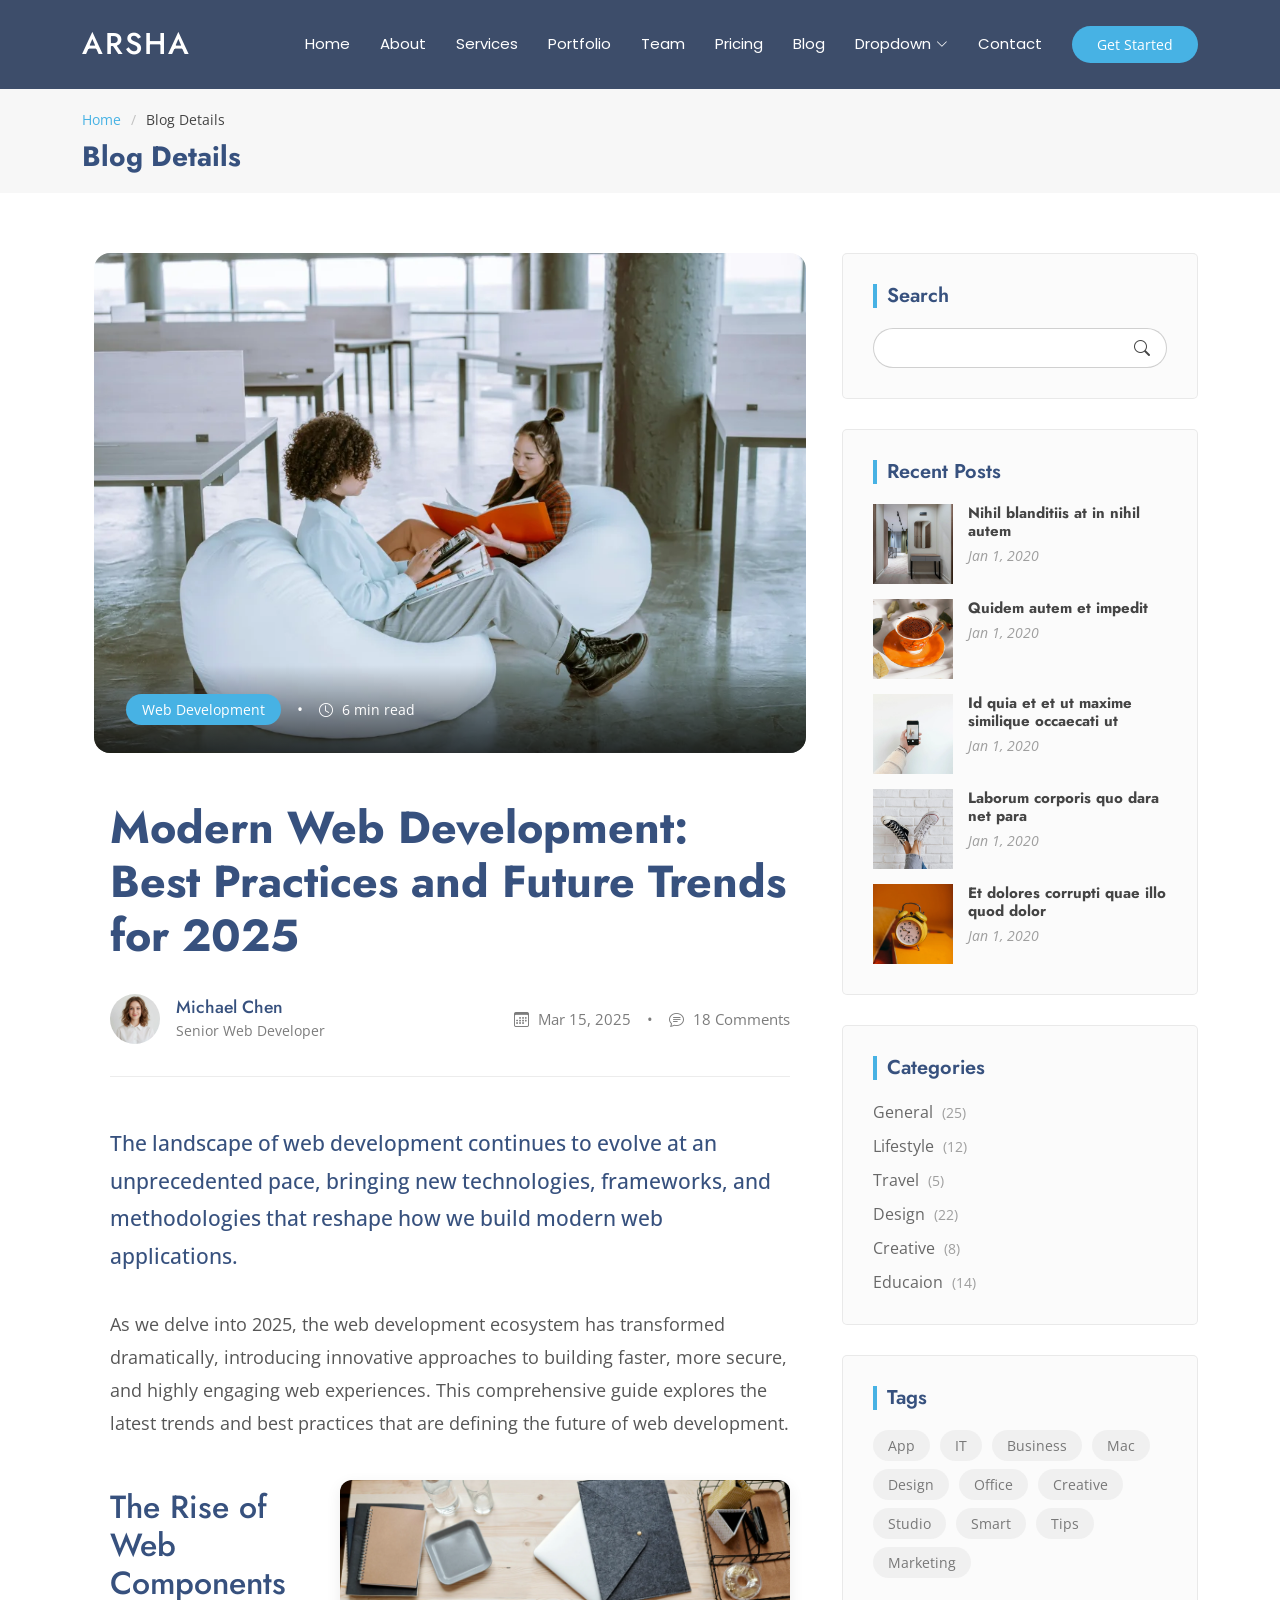
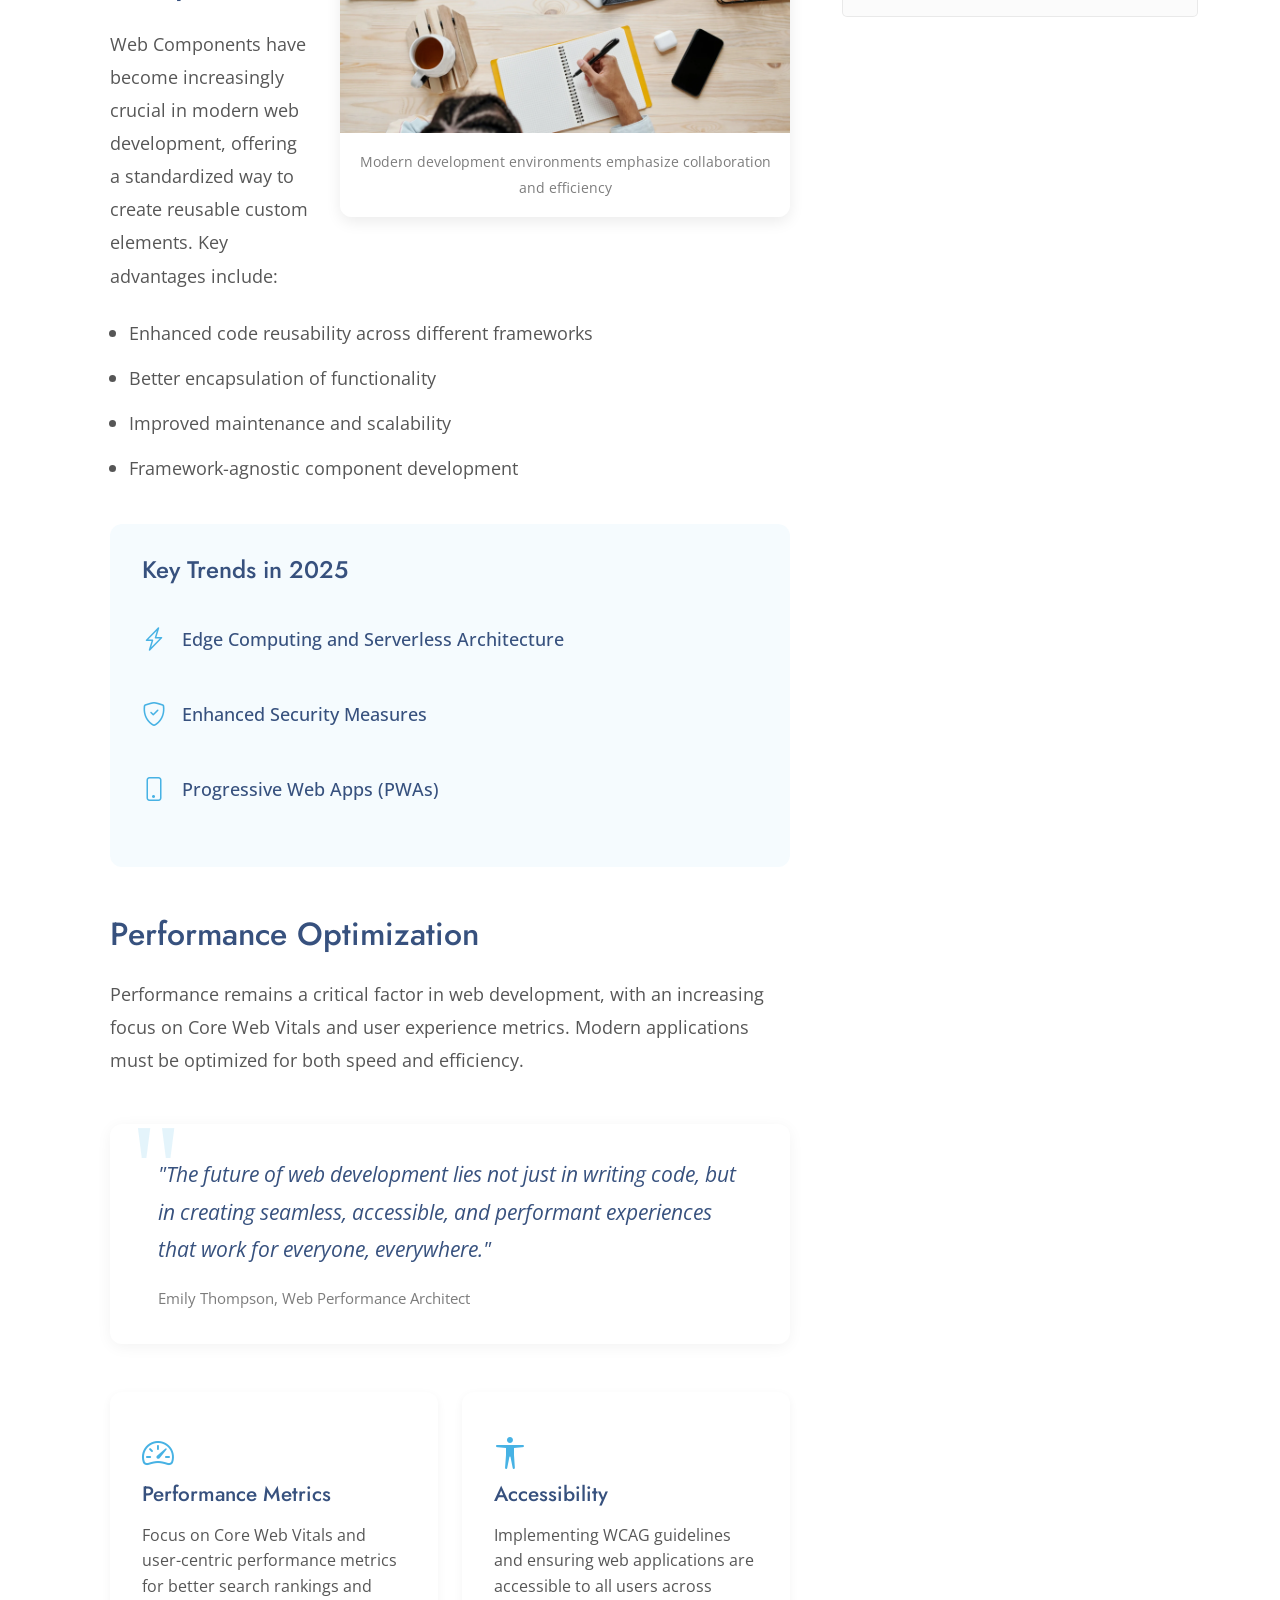
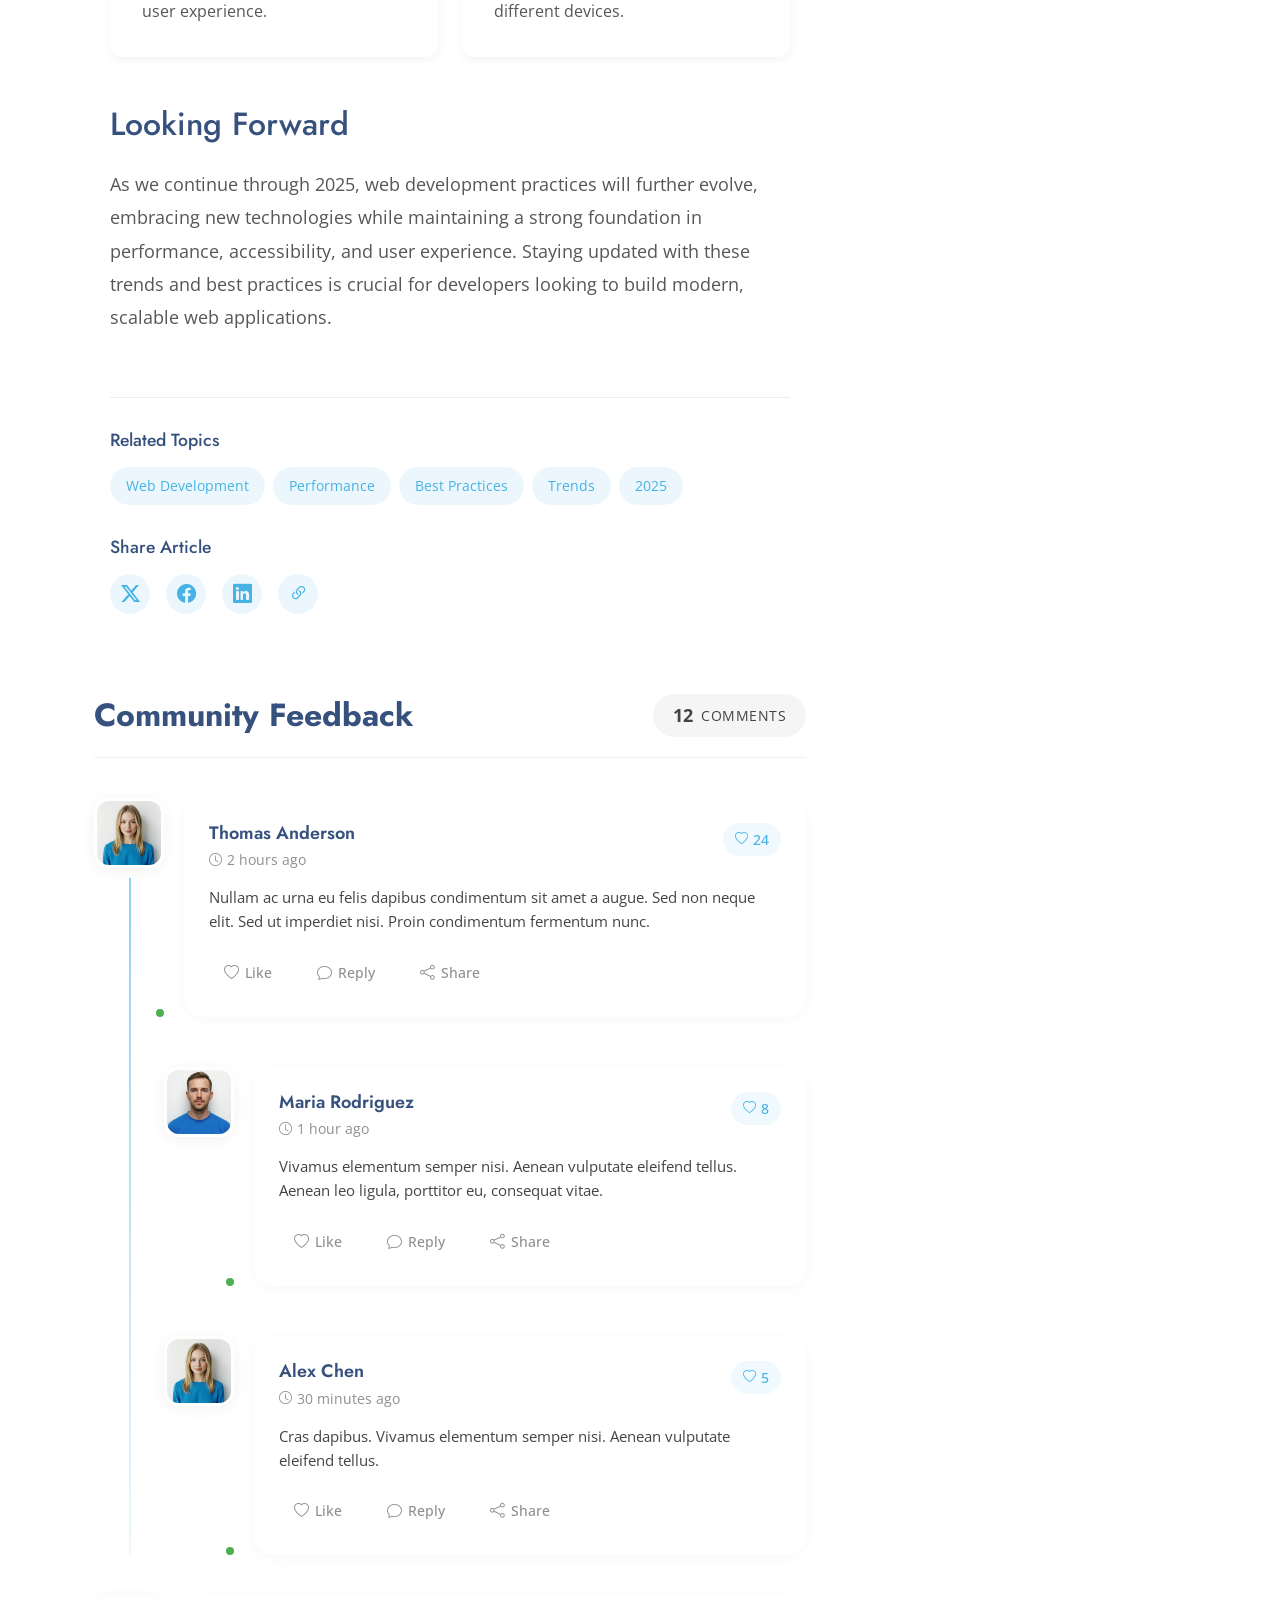
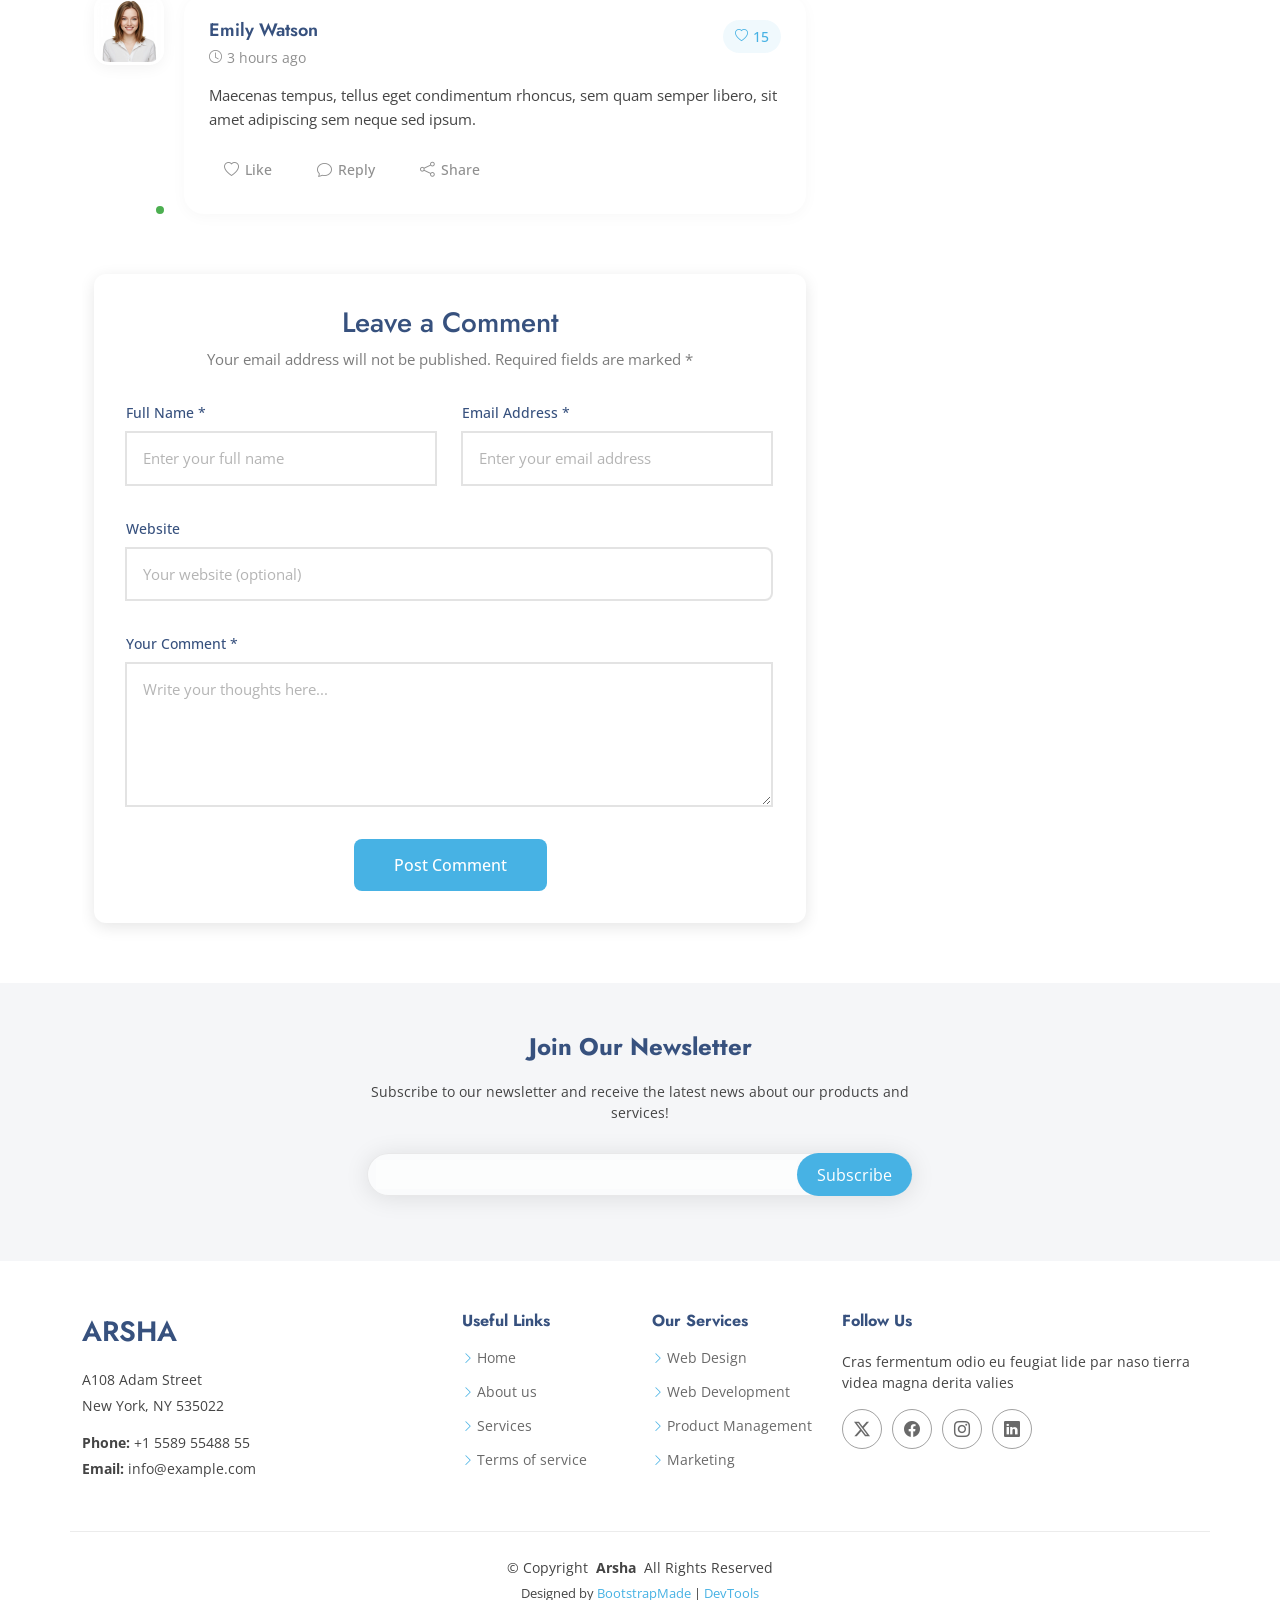
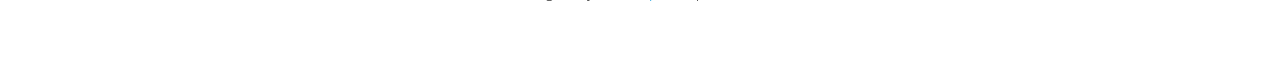
<file: blog-details.html>
<!DOCTYPE html>
<html lang="en">

<head>
  <meta charset="utf-8">
  <meta content="width=device-width, initial-scale=1.0" name="viewport">
  <title>Blog Details - Arsha Bootstrap Template</title>
  <meta name="description" content="">
  <meta name="keywords" content="">

  <!-- Favicons -->
  <link href="assets/img/favicon.png" rel="icon">
  <link href="assets/img/apple-touch-icon.png" rel="apple-touch-icon">

  <!-- Fonts -->
  <link href="https://fonts.googleapis.com" rel="preconnect">
  <link href="https://fonts.gstatic.com" rel="preconnect" crossorigin>
  <link href="https://fonts.googleapis.com/css2?family=Open+Sans:ital,wght@0,300;0,400;0,500;0,600;0,700;0,800;1,300;1,400;1,500;1,600;1,700;1,800&family=Poppins:ital,wght@0,100;0,200;0,300;0,400;0,500;0,600;0,700;0,800;0,900;1,100;1,200;1,300;1,400;1,500;1,600;1,700;1,800;1,900&family=Jost:ital,wght@0,100;0,200;0,300;0,400;0,500;0,600;0,700;0,800;0,900;1,100;1,200;1,300;1,400;1,500;1,600;1,700;1,800;1,900&display=swap" rel="stylesheet">

  <!-- Vendor CSS Files -->
  <link href="assets/vendor/bootstrap/css/bootstrap.min.css" rel="stylesheet">
  <link href="assets/vendor/bootstrap-icons/bootstrap-icons.css" rel="stylesheet">
  <link href="assets/vendor/aos/aos.css" rel="stylesheet">
  <link href="assets/vendor/glightbox/css/glightbox.min.css" rel="stylesheet">
  <link href="assets/vendor/swiper/swiper-bundle.min.css" rel="stylesheet">

  <!-- Main CSS File -->
  <link href="assets/css/main.css" rel="stylesheet">

  <!-- =======================================================
  * Template Name: Arsha
  * Template URL: https://bootstrapmade.com/arsha-free-bootstrap-html-template-corporate/
  * Updated: Feb 22 2025 with Bootstrap v5.3.3
  * Author: BootstrapMade.com
  * License: https://bootstrapmade.com/license/
  ======================================================== -->
</head>

<body class="blog-details-page">

  <header id="header" class="header d-flex align-items-center sticky-top">
    <div class="container-fluid container-xl position-relative d-flex align-items-center">

      <a href="index.html" class="logo d-flex align-items-center me-auto">
        <!-- Uncomment the line below if you also wish to use an image logo -->
        <!-- <img src="assets/img/logo.webp" alt=""> -->
        <h1 class="sitename">Arsha</h1>
      </a>

      <nav id="navmenu" class="navmenu">
        <ul>
          <li><a href="#hero">Home</a></li>
          <li><a href="#about">About</a></li>
          <li><a href="#services">Services</a></li>
          <li><a href="#portfolio">Portfolio</a></li>
          <li><a href="#team">Team</a></li>
          <li><a href="#pricing">Pricing</a></li>
          <li><a href="blog.html">Blog</a></li>
          <li class="dropdown"><a href="#"><span>Dropdown</span> <i class="bi bi-chevron-down toggle-dropdown"></i></a>
            <ul>
              <li><a href="#">Dropdown 1</a></li>
              <li class="dropdown"><a href="#"><span>Deep Dropdown</span> <i class="bi bi-chevron-down toggle-dropdown"></i></a>
                <ul>
                  <li><a href="#">Deep Dropdown 1</a></li>
                  <li><a href="#">Deep Dropdown 2</a></li>
                  <li><a href="#">Deep Dropdown 3</a></li>
                  <li><a href="#">Deep Dropdown 4</a></li>
                  <li><a href="#">Deep Dropdown 5</a></li>
                </ul>
              </li>
              <li><a href="#">Dropdown 2</a></li>
              <li><a href="#">Dropdown 3</a></li>
              <li><a href="#">Dropdown 4</a></li>
            </ul>
          </li>
          <li><a href="#contact">Contact</a></li>
        </ul>
        <i class="mobile-nav-toggle d-xl-none bi bi-list"></i>
      </nav>

      <a class="btn-getstarted" href="#about">Get Started</a>

    </div>
  </header>

  <main class="main">

    <!-- Page Title -->
    <div class="page-title" data-aos="fade">
      <div class="container">
        <nav class="breadcrumbs">
          <ol>
            <li><a href="index.html">Home</a></li>
            <li class="current">Blog Details</li>
          </ol>
        </nav>
        <h1>Blog Details</h1>
      </div>
    </div><!-- End Page Title -->

    <div class="container">
      <div class="row">

        <div class="col-lg-8">

          <!-- Blog Details Section -->
          <section id="blog-details" class="blog-details section">
            <div class="container" data-aos="fade-up">

              <article class="article">

                <div class="hero-img" data-aos="zoom-in">
                  <img src="assets/img/blog/blog-post-3.webp" alt="Featured blog image" class="img-fluid" loading="lazy">
                  <div class="meta-overlay">
                    <div class="meta-categories">
                      <a href="#" class="category">Web Development</a>
                      <span class="divider">•</span>
                      <span class="reading-time"><i class="bi bi-clock"></i> 6 min read</span>
                    </div>
                  </div>
                </div>

                <div class="article-content" data-aos="fade-up" data-aos-delay="100">
                  <div class="content-header">
                    <h1 class="title">Modern Web Development: Best Practices and Future Trends for 2025</h1>

                    <div class="author-info">
                      <div class="author-details">
                        <img src="assets/img/person/person-f-8.webp" alt="Author" class="author-img">
                        <div class="info">
                          <h4>Michael Chen</h4>
                          <span class="role">Senior Web Developer</span>
                        </div>
                      </div>
                      <div class="post-meta">
                        <span class="date"><i class="bi bi-calendar3"></i> Mar 15, 2025</span>
                        <span class="divider">•</span>
                        <span class="comments"><i class="bi bi-chat-text"></i> 18 Comments</span>
                      </div>
                    </div>
                  </div>

                  <div class="content">
                    <p class="lead">
                      The landscape of web development continues to evolve at an unprecedented pace, bringing new technologies, frameworks, and methodologies that reshape how we build modern web applications.
                    </p>

                    <p>
                      As we delve into 2025, the web development ecosystem has transformed dramatically, introducing innovative approaches to building faster, more secure, and highly engaging web experiences. This comprehensive guide explores the latest trends and best practices that are defining the future of web development.
                    </p>

                    <div class="content-image right-aligned">
                      <img src="assets/img/blog/blog-hero-2.webp" class="img-fluid" alt="Modern web development tools" loading="lazy">
                      <figcaption>Modern development environments emphasize collaboration and efficiency</figcaption>
                    </div>

                    <h2>The Rise of Web Components</h2>
                    <p>
                      Web Components have become increasingly crucial in modern web development, offering a standardized way to create reusable custom elements. Key advantages include:
                    </p>
                    <ul>
                      <li>Enhanced code reusability across different frameworks</li>
                      <li>Better encapsulation of functionality</li>
                      <li>Improved maintenance and scalability</li>
                      <li>Framework-agnostic component development</li>
                    </ul>

                    <div class="highlight-box">
                      <h3>Key Trends in 2025</h3>
                      <ul class="trend-list">
                        <li>
                          <i class="bi bi-lightning-charge"></i>
                          <span>Edge Computing and Serverless Architecture</span>
                        </li>
                        <li>
                          <i class="bi bi-shield-check"></i>
                          <span>Enhanced Security Measures</span>
                        </li>
                        <li>
                          <i class="bi bi-phone"></i>
                          <span>Progressive Web Apps (PWAs)</span>
                        </li>
                      </ul>
                    </div>

                    <h2>Performance Optimization</h2>
                    <p>
                      Performance remains a critical factor in web development, with an increasing focus on Core Web Vitals and user experience metrics. Modern applications must be optimized for both speed and efficiency.
                    </p>

                    <blockquote>
                      <p>
                        "The future of web development lies not just in writing code, but in creating seamless, accessible, and performant experiences that work for everyone, everywhere."
                      </p>
                      <cite>Emily Thompson, Web Performance Architect</cite>
                    </blockquote>

                    <div class="content-grid">
                      <div class="row g-4">
                        <div class="col-md-6">
                          <div class="info-card">
                            <i class="bi bi-speedometer2"></i>
                            <h4>Performance Metrics</h4>
                            <p>Focus on Core Web Vitals and user-centric performance metrics for better search rankings and user experience.</p>
                          </div>
                        </div>
                        <div class="col-md-6">
                          <div class="info-card">
                            <i class="bi bi-universal-access"></i>
                            <h4>Accessibility</h4>
                            <p>Implementing WCAG guidelines and ensuring web applications are accessible to all users across different devices.</p>
                          </div>
                        </div>
                      </div>
                    </div>

                    <h2>Looking Forward</h2>
                    <p>
                      As we continue through 2025, web development practices will further evolve, embracing new technologies while maintaining a strong foundation in performance, accessibility, and user experience. Staying updated with these trends and best practices is crucial for developers looking to build modern, scalable web applications.
                    </p>
                  </div>

                  <div class="meta-bottom">
                    <div class="tags-section">
                      <h4>Related Topics</h4>
                      <div class="tags">
                        <a href="#" class="tag">Web Development</a>
                        <a href="#" class="tag">Performance</a>
                        <a href="#" class="tag">Best Practices</a>
                        <a href="#" class="tag">Trends</a>
                        <a href="#" class="tag">2025</a>
                      </div>
                    </div>

                    <div class="share-section">
                      <h4>Share Article</h4>
                      <div class="social-links">
                        <a href="#" class="twitter"><i class="bi bi-twitter-x"></i></a>
                        <a href="#" class="facebook"><i class="bi bi-facebook"></i></a>
                        <a href="#" class="linkedin"><i class="bi bi-linkedin"></i></a>
                        <a href="#" class="copy-link" title="Copy Link"><i class="bi bi-link-45deg"></i></a>
                      </div>
                    </div>
                  </div>
                </div>

              </article>

            </div>
          </section><!-- /Blog Details Section -->

          <!-- Blog Comments Section -->
          <section id="blog-comments" class="blog-comments section">

            <div class="container" data-aos="fade-up" data-aos-delay="100">

              <div class="blog-comments-4">
                <div class="comments-header">
                  <h3 class="title">Community Feedback</h3>
                  <div class="comments-stats">
                    <span class="count">12</span>
                    <span class="label">Comments</span>
                  </div>
                </div>

                <div class="comments-container">
                  <!-- Comment #1 -->
                  <div class="comment-thread">
                    <div class="comment-box">
                      <div class="comment-wrapper">
                        <div class="avatar-wrapper">
                          <img src="assets/img/person/person-f-9.webp" alt="Avatar" loading="lazy">
                          <span class="status-indicator"></span>
                        </div>

                        <div class="comment-content">
                          <div class="comment-header">
                            <div class="user-info">
                              <h4>Thomas Anderson</h4>
                              <span class="time-badge">
                                <i class="bi bi-clock"></i>
                                2 hours ago
                              </span>
                            </div>
                            <div class="engagement">
                              <span class="likes">
                                <i class="bi bi-heart"></i>
                                24
                              </span>
                            </div>
                          </div>

                          <div class="comment-body">
                            <p>Nullam ac urna eu felis dapibus condimentum sit amet a augue. Sed non neque elit. Sed ut imperdiet nisi. Proin condimentum fermentum nunc.</p>
                          </div>

                          <div class="comment-actions">
                            <button class="action-btn like-btn" aria-label="Like comment">
                              <i class="bi bi-heart"></i>
                              <span>Like</span>
                            </button>
                            <button class="action-btn reply-btn" aria-label="Reply to comment">
                              <i class="bi bi-chat"></i>
                              <span>Reply</span>
                            </button>
                            <button class="action-btn share-btn" aria-label="Share comment">
                              <i class="bi bi-share"></i>
                              <span>Share</span>
                            </button>
                          </div>
                        </div>
                      </div>
                    </div>

                    <!-- Replies Container -->
                    <div class="replies-container">
                      <!-- Reply #1 -->
                      <div class="comment-box reply">
                        <div class="comment-wrapper">
                          <div class="avatar-wrapper">
                            <img src="assets/img/person/person-m-9.webp" alt="Avatar" loading="lazy">
                            <span class="status-indicator"></span>
                          </div>

                          <div class="comment-content">
                            <div class="comment-header">
                              <div class="user-info">
                                <h4>Maria Rodriguez</h4>
                                <span class="time-badge">
                                  <i class="bi bi-clock"></i>
                                  1 hour ago
                                </span>
                              </div>
                              <div class="engagement">
                                <span class="likes">
                                  <i class="bi bi-heart"></i>
                                  8
                                </span>
                              </div>
                            </div>

                            <div class="comment-body">
                              <p>Vivamus elementum semper nisi. Aenean vulputate eleifend tellus. Aenean leo ligula, porttitor eu, consequat vitae.</p>
                            </div>

                            <div class="comment-actions">
                              <button class="action-btn like-btn" aria-label="Like comment">
                                <i class="bi bi-heart"></i>
                                <span>Like</span>
                              </button>
                              <button class="action-btn reply-btn" aria-label="Reply to comment">
                                <i class="bi bi-chat"></i>
                                <span>Reply</span>
                              </button>
                              <button class="action-btn share-btn" aria-label="Share comment">
                                <i class="bi bi-share"></i>
                                <span>Share</span>
                              </button>
                            </div>
                          </div>
                        </div>
                      </div>

                      <!-- Reply #2 -->
                      <div class="comment-box reply">
                        <div class="comment-wrapper">
                          <div class="avatar-wrapper">
                            <img src="assets/img/person/person-f-9.webp" alt="Avatar" loading="lazy">
                            <span class="status-indicator"></span>
                          </div>

                          <div class="comment-content">
                            <div class="comment-header">
                              <div class="user-info">
                                <h4>Alex Chen</h4>
                                <span class="time-badge">
                                  <i class="bi bi-clock"></i>
                                  30 minutes ago
                                </span>
                              </div>
                              <div class="engagement">
                                <span class="likes">
                                  <i class="bi bi-heart"></i>
                                  5
                                </span>
                              </div>
                            </div>

                            <div class="comment-body">
                              <p>Cras dapibus. Vivamus elementum semper nisi. Aenean vulputate eleifend tellus.</p>
                            </div>

                            <div class="comment-actions">
                              <button class="action-btn like-btn" aria-label="Like comment">
                                <i class="bi bi-heart"></i>
                                <span>Like</span>
                              </button>
                              <button class="action-btn reply-btn" aria-label="Reply to comment">
                                <i class="bi bi-chat"></i>
                                <span>Reply</span>
                              </button>
                              <button class="action-btn share-btn" aria-label="Share comment">
                                <i class="bi bi-share"></i>
                                <span>Share</span>
                              </button>
                            </div>
                          </div>
                        </div>
                      </div>
                    </div>
                  </div>

                  <!-- Comment #2 -->
                  <div class="comment-thread">
                    <div class="comment-box">
                      <div class="comment-wrapper">
                        <div class="avatar-wrapper">
                          <img src="assets/img/person/person-f-7.webp" alt="Avatar" loading="lazy">
                          <span class="status-indicator"></span>
                        </div>

                        <div class="comment-content">
                          <div class="comment-header">
                            <div class="user-info">
                              <h4>Emily Watson</h4>
                              <span class="time-badge">
                                <i class="bi bi-clock"></i>
                                3 hours ago
                              </span>
                            </div>
                            <div class="engagement">
                              <span class="likes">
                                <i class="bi bi-heart"></i>
                                15
                              </span>
                            </div>
                          </div>

                          <div class="comment-body">
                            <p>Maecenas tempus, tellus eget condimentum rhoncus, sem quam semper libero, sit amet adipiscing sem neque sed ipsum.</p>
                          </div>

                          <div class="comment-actions">
                            <button class="action-btn like-btn" aria-label="Like comment">
                              <i class="bi bi-heart"></i>
                              <span>Like</span>
                            </button>
                            <button class="action-btn reply-btn" aria-label="Reply to comment">
                              <i class="bi bi-chat"></i>
                              <span>Reply</span>
                            </button>
                            <button class="action-btn share-btn" aria-label="Share comment">
                              <i class="bi bi-share"></i>
                              <span>Share</span>
                            </button>
                          </div>
                        </div>
                      </div>
                    </div>
                  </div>
                </div>
              </div>

            </div>

          </section><!-- /Blog Comments Section -->

          <!-- Blog Comment Form Section -->
          <section id="blog-comment-form" class="blog-comment-form section">

            <div class="container" data-aos="fade-up" data-aos-delay="100">

              <form method="post" role="form">

                <div class="form-header">
                  <h3>Leave a Comment</h3>
                  <p>Your email address will not be published. Required fields are marked *</p>
                </div>

                <div class="row gy-3">
                  <div class="col-md-6">
                    <div class="input-group">
                      <label for="name">Full Name *</label>
                      <input type="text" name="name" id="name" placeholder="Enter your full name" required="">
                      <span class="error-text">Please enter your name</span>
                    </div>
                  </div>

                  <div class="col-md-6">
                    <div class="input-group">
                      <label for="email">Email Address *</label>
                      <input type="email" name="email" id="email" placeholder="Enter your email address" required="">
                      <span class="error-text">Please enter a valid email address</span>
                    </div>
                  </div>

                  <div class="col-12">
                    <div class="input-group">
                      <label for="website">Website</label>
                      <input type="url" name="website" id="website" placeholder="Your website (optional)">
                    </div>
                  </div>

                  <div class="col-12">
                    <div class="input-group">
                      <label for="comment">Your Comment *</label>
                      <textarea name="comment" id="comment" rows="5" placeholder="Write your thoughts here..." required=""></textarea>
                      <span class="error-text">Please enter your comment</span>
                    </div>
                  </div>

                  <div class="col-12 text-center">
                    <button type="submit">Post Comment</button>
                  </div>
                </div>

              </form>

            </div>

          </section><!-- /Blog Comment Form Section -->

        </div>

        <div class="col-lg-4 sidebar">

          <div class="widgets-container" data-aos="fade-up" data-aos-delay="200">

            <!-- Search Widget -->
            <div class="search-widget widget-item">

              <h3 class="widget-title">Search</h3>
              <form action="">
                <input type="text">
                <button type="submit" title="Search"><i class="bi bi-search"></i></button>
              </form>

            </div><!--/Search Widget -->

            <!-- Recent Posts Widget -->
            <div class="recent-posts-widget widget-item">

              <h3 class="widget-title">Recent Posts</h3>

              <div class="post-item">
                <img src="assets/img/blog/blog-post-square-1.webp" alt="" class="flex-shrink-0">
                <div>
                  <h4><a href="blog-details.html">Nihil blanditiis at in nihil autem</a></h4>
                  <time datetime="2020-01-01">Jan 1, 2020</time>
                </div>
              </div><!-- End recent post item-->

              <div class="post-item">
                <img src="assets/img/blog/blog-post-square-2.webp" alt="" class="flex-shrink-0">
                <div>
                  <h4><a href="blog-details.html">Quidem autem et impedit</a></h4>
                  <time datetime="2020-01-01">Jan 1, 2020</time>
                </div>
              </div><!-- End recent post item-->

              <div class="post-item">
                <img src="assets/img/blog/blog-post-square-3.webp" alt="" class="flex-shrink-0">
                <div>
                  <h4><a href="blog-details.html">Id quia et et ut maxime similique occaecati ut</a></h4>
                  <time datetime="2020-01-01">Jan 1, 2020</time>
                </div>
              </div><!-- End recent post item-->

              <div class="post-item">
                <img src="assets/img/blog/blog-post-square-4.webp" alt="" class="flex-shrink-0">
                <div>
                  <h4><a href="blog-details.html">Laborum corporis quo dara net para</a></h4>
                  <time datetime="2020-01-01">Jan 1, 2020</time>
                </div>
              </div><!-- End recent post item-->

              <div class="post-item">
                <img src="assets/img/blog/blog-post-square-5.webp" alt="" class="flex-shrink-0">
                <div>
                  <h4><a href="blog-details.html">Et dolores corrupti quae illo quod dolor</a></h4>
                  <time datetime="2020-01-01">Jan 1, 2020</time>
                </div>
              </div><!-- End recent post item-->

            </div><!--/Recent Posts Widget -->

            <!-- Categories Widget -->
            <div class="categories-widget widget-item">

              <h3 class="widget-title">Categories</h3>
              <ul class="mt-3">
                <li><a href="#">General <span>(25)</span></a></li>
                <li><a href="#">Lifestyle <span>(12)</span></a></li>
                <li><a href="#">Travel <span>(5)</span></a></li>
                <li><a href="#">Design <span>(22)</span></a></li>
                <li><a href="#">Creative <span>(8)</span></a></li>
                <li><a href="#">Educaion <span>(14)</span></a></li>
              </ul>

            </div><!--/Categories Widget -->

            <!-- Tags Widget -->
            <div class="tags-widget widget-item">

              <h3 class="widget-title">Tags</h3>
              <ul>
                <li><a href="#">App</a></li>
                <li><a href="#">IT</a></li>
                <li><a href="#">Business</a></li>
                <li><a href="#">Mac</a></li>
                <li><a href="#">Design</a></li>
                <li><a href="#">Office</a></li>
                <li><a href="#">Creative</a></li>
                <li><a href="#">Studio</a></li>
                <li><a href="#">Smart</a></li>
                <li><a href="#">Tips</a></li>
                <li><a href="#">Marketing</a></li>
              </ul>

            </div><!--/Tags Widget -->

          </div>

        </div>

      </div>
    </div>

  </main>

  <footer id="footer" class="footer">

    <div class="footer-newsletter">
      <div class="container">
        <div class="row justify-content-center text-center">
          <div class="col-lg-6">
            <h4>Join Our Newsletter</h4>
            <p>Subscribe to our newsletter and receive the latest news about our products and services!</p>
            <form action="forms/newsletter.php" method="post" class="php-email-form">
              <div class="newsletter-form"><input type="email" name="email"><input type="submit" value="Subscribe"></div>
              <div class="loading">Loading</div>
              <div class="error-message"></div>
              <div class="sent-message">Your subscription request has been sent. Thank you!</div>
            </form>
          </div>
        </div>
      </div>
    </div>

    <div class="container footer-top">
      <div class="row gy-4">
        <div class="col-lg-4 col-md-6 footer-about">
          <a href="index.html" class="d-flex align-items-center">
            <span class="sitename">Arsha</span>
          </a>
          <div class="footer-contact pt-3">
            <p>A108 Adam Street</p>
            <p>New York, NY 535022</p>
            <p class="mt-3"><strong>Phone:</strong> <span>+1 5589 55488 55</span></p>
            <p><strong>Email:</strong> <span>info@example.com</span></p>
          </div>
        </div>

        <div class="col-lg-2 col-md-3 footer-links">
          <h4>Useful Links</h4>
          <ul>
            <li><i class="bi bi-chevron-right"></i> <a href="#">Home</a></li>
            <li><i class="bi bi-chevron-right"></i> <a href="#">About us</a></li>
            <li><i class="bi bi-chevron-right"></i> <a href="#">Services</a></li>
            <li><i class="bi bi-chevron-right"></i> <a href="#">Terms of service</a></li>
          </ul>
        </div>

        <div class="col-lg-2 col-md-3 footer-links">
          <h4>Our Services</h4>
          <ul>
            <li><i class="bi bi-chevron-right"></i> <a href="#">Web Design</a></li>
            <li><i class="bi bi-chevron-right"></i> <a href="#">Web Development</a></li>
            <li><i class="bi bi-chevron-right"></i> <a href="#">Product Management</a></li>
            <li><i class="bi bi-chevron-right"></i> <a href="#">Marketing</a></li>
          </ul>
        </div>

        <div class="col-lg-4 col-md-12">
          <h4>Follow Us</h4>
          <p>Cras fermentum odio eu feugiat lide par naso tierra videa magna derita valies</p>
          <div class="social-links d-flex">
            <a href=""><i class="bi bi-twitter-x"></i></a>
            <a href=""><i class="bi bi-facebook"></i></a>
            <a href=""><i class="bi bi-instagram"></i></a>
            <a href=""><i class="bi bi-linkedin"></i></a>
          </div>
        </div>

      </div>
    </div>

    <div class="container copyright text-center mt-4">
      <p>© <span>Copyright</span> <strong class="px-1 sitename">Arsha</strong> <span>All Rights Reserved</span></p>
      <div class="credits">
        <!-- All the links in the footer should remain intact. -->
        <!-- You can delete the links only if you've purchased the pro version. -->
        <!-- Licensing information: https://bootstrapmade.com/license/ -->
        <!-- Purchase the pro version with working PHP/AJAX contact form: [buy-url] -->
        Designed by <a href="https://bootstrapmade.com/">BootstrapMade</a> | <a href="https://bootstrapmade.com/tools/">DevTools</a>
      </div>
    </div>

  </footer>

  <!-- Scroll Top -->
  <a href="#" id="scroll-top" class="scroll-top d-flex align-items-center justify-content-center"><i class="bi bi-arrow-up-short"></i></a>

  <!-- Preloader -->
  <div id="preloader"></div>

  <!-- Vendor JS Files -->
  <script src="assets/vendor/bootstrap/js/bootstrap.bundle.min.js"></script>
  <script src="assets/vendor/php-email-form/validate.js"></script>
  <script src="assets/vendor/aos/aos.js"></script>
  <script src="assets/vendor/glightbox/js/glightbox.min.js"></script>
  <script src="assets/vendor/swiper/swiper-bundle.min.js"></script>
  <script src="assets/vendor/waypoints/noframework.waypoints.js"></script>
  <script src="assets/vendor/imagesloaded/imagesloaded.pkgd.min.js"></script>
  <script src="assets/vendor/isotope-layout/isotope.pkgd.min.js"></script>

  <!-- Main JS File -->
  <script src="assets/js/main.js"></script>

</body>

</html>
</file>
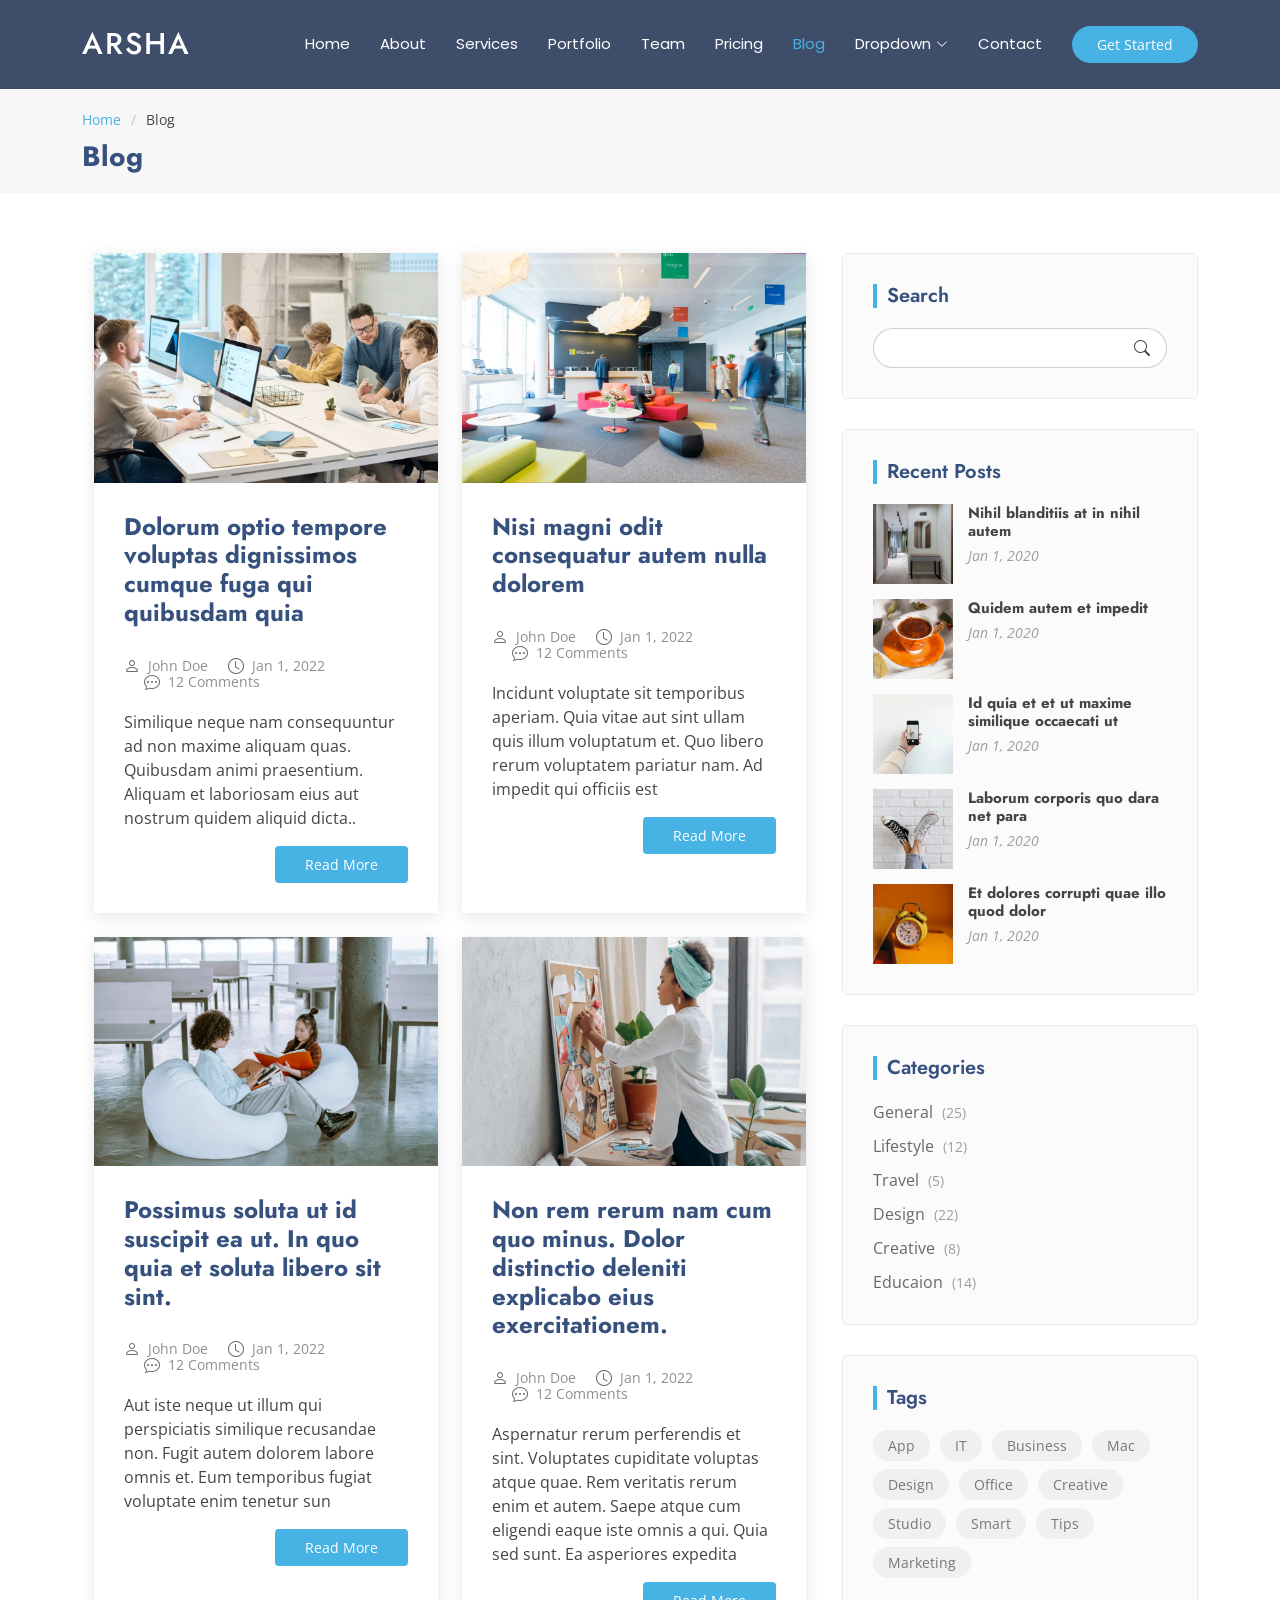
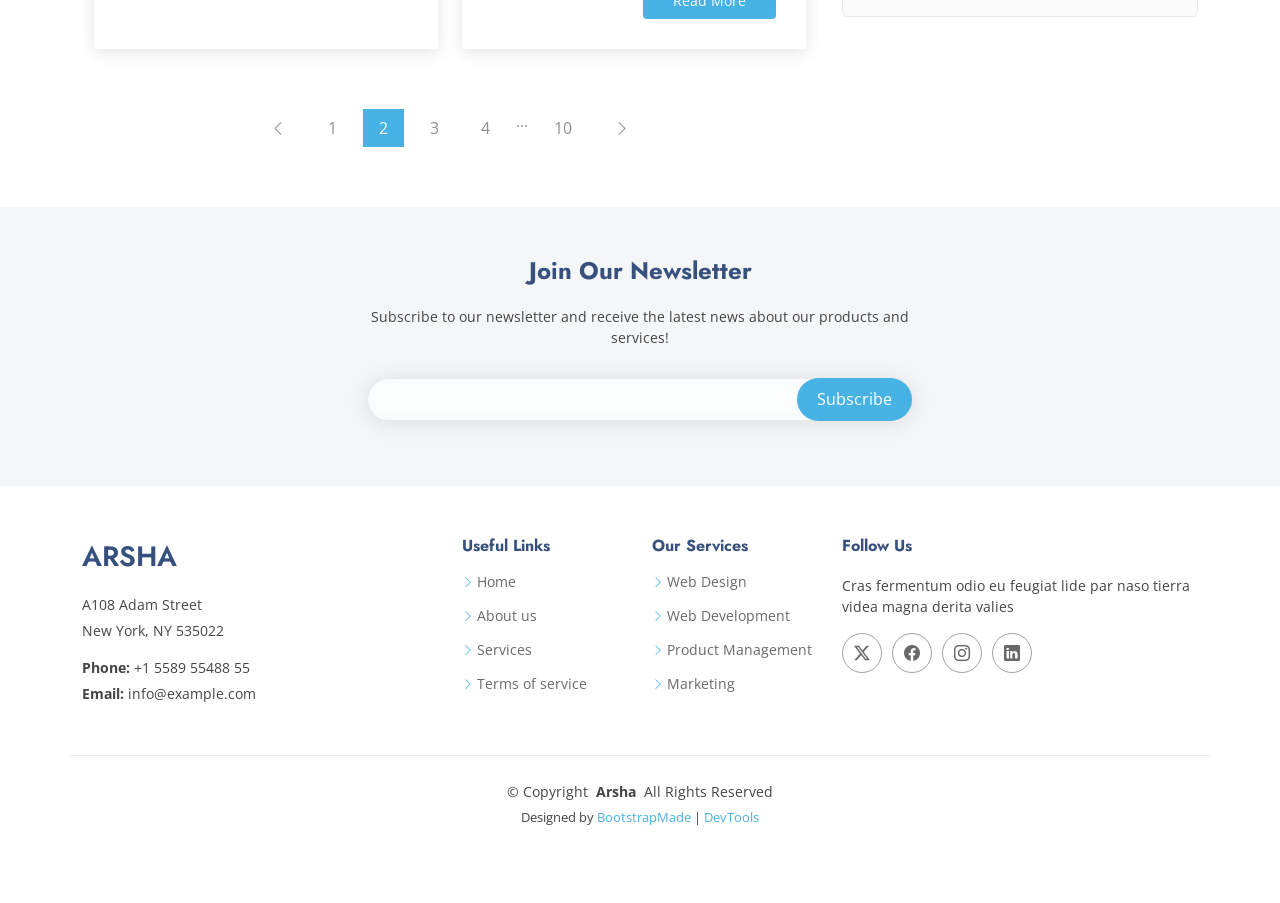
<file: blog.html>
<!DOCTYPE html>
<html lang="en">

<head>
  <meta charset="utf-8">
  <meta content="width=device-width, initial-scale=1.0" name="viewport">
  <title>Blog - Arsha Bootstrap Template</title>
  <meta name="description" content="">
  <meta name="keywords" content="">

  <!-- Favicons -->
  <link href="assets/img/favicon.png" rel="icon">
  <link href="assets/img/apple-touch-icon.png" rel="apple-touch-icon">

  <!-- Fonts -->
  <link href="https://fonts.googleapis.com" rel="preconnect">
  <link href="https://fonts.gstatic.com" rel="preconnect" crossorigin>
  <link href="https://fonts.googleapis.com/css2?family=Open+Sans:ital,wght@0,300;0,400;0,500;0,600;0,700;0,800;1,300;1,400;1,500;1,600;1,700;1,800&family=Poppins:ital,wght@0,100;0,200;0,300;0,400;0,500;0,600;0,700;0,800;0,900;1,100;1,200;1,300;1,400;1,500;1,600;1,700;1,800;1,900&family=Jost:ital,wght@0,100;0,200;0,300;0,400;0,500;0,600;0,700;0,800;0,900;1,100;1,200;1,300;1,400;1,500;1,600;1,700;1,800;1,900&display=swap" rel="stylesheet">

  <!-- Vendor CSS Files -->
  <link href="assets/vendor/bootstrap/css/bootstrap.min.css" rel="stylesheet">
  <link href="assets/vendor/bootstrap-icons/bootstrap-icons.css" rel="stylesheet">
  <link href="assets/vendor/aos/aos.css" rel="stylesheet">
  <link href="assets/vendor/glightbox/css/glightbox.min.css" rel="stylesheet">
  <link href="assets/vendor/swiper/swiper-bundle.min.css" rel="stylesheet">

  <!-- Main CSS File -->
  <link href="assets/css/main.css" rel="stylesheet">

  <!-- =======================================================
  * Template Name: Arsha
  * Template URL: https://bootstrapmade.com/arsha-free-bootstrap-html-template-corporate/
  * Updated: Feb 22 2025 with Bootstrap v5.3.3
  * Author: BootstrapMade.com
  * License: https://bootstrapmade.com/license/
  ======================================================== -->
</head>

<body class="blog-page">

  <header id="header" class="header d-flex align-items-center sticky-top">
    <div class="container-fluid container-xl position-relative d-flex align-items-center">

      <a href="index.html" class="logo d-flex align-items-center me-auto">
        <!-- Uncomment the line below if you also wish to use an image logo -->
        <!-- <img src="assets/img/logo.webp" alt=""> -->
        <h1 class="sitename">Arsha</h1>
      </a>

      <nav id="navmenu" class="navmenu">
        <ul>
          <li><a href="#hero">Home</a></li>
          <li><a href="#about">About</a></li>
          <li><a href="#services">Services</a></li>
          <li><a href="#portfolio">Portfolio</a></li>
          <li><a href="#team">Team</a></li>
          <li><a href="#pricing">Pricing</a></li>
          <li><a href="blog.html" class="active">Blog</a></li>
          <li class="dropdown"><a href="#"><span>Dropdown</span> <i class="bi bi-chevron-down toggle-dropdown"></i></a>
            <ul>
              <li><a href="#">Dropdown 1</a></li>
              <li class="dropdown"><a href="#"><span>Deep Dropdown</span> <i class="bi bi-chevron-down toggle-dropdown"></i></a>
                <ul>
                  <li><a href="#">Deep Dropdown 1</a></li>
                  <li><a href="#">Deep Dropdown 2</a></li>
                  <li><a href="#">Deep Dropdown 3</a></li>
                  <li><a href="#">Deep Dropdown 4</a></li>
                  <li><a href="#">Deep Dropdown 5</a></li>
                </ul>
              </li>
              <li><a href="#">Dropdown 2</a></li>
              <li><a href="#">Dropdown 3</a></li>
              <li><a href="#">Dropdown 4</a></li>
            </ul>
          </li>
          <li><a href="#contact">Contact</a></li>
        </ul>
        <i class="mobile-nav-toggle d-xl-none bi bi-list"></i>
      </nav>

      <a class="btn-getstarted" href="#about">Get Started</a>

    </div>
  </header>

  <main class="main">

    <!-- Page Title -->
    <div class="page-title" data-aos="fade">
      <div class="container">
        <nav class="breadcrumbs">
          <ol>
            <li><a href="index.html">Home</a></li>
            <li class="current">Blog</li>
          </ol>
        </nav>
        <h1>Blog</h1>
      </div>
    </div><!-- End Page Title -->

    <div class="container">
      <div class="row">

        <div class="col-lg-8">

          <!-- Blog Posts Section -->
          <section id="blog-posts" class="blog-posts section">

            <div class="container" data-aos="fade-up" data-aos-delay="100">

              <div class="row gy-4">

                <div class="col-lg-6">
                  <article>

                    <div class="post-img">
                      <img src="assets/img/blog/blog-post-1.webp" alt="" class="img-fluid">
                    </div>

                    <h2 class="title">
                      <a href="blog-details.html">Dolorum optio tempore voluptas dignissimos cumque fuga qui quibusdam quia</a>
                    </h2>

                    <div class="meta-top">
                      <ul>
                        <li class="d-flex align-items-center"><i class="bi bi-person"></i> <a href="blog-details.html">John Doe</a></li>
                        <li class="d-flex align-items-center"><i class="bi bi-clock"></i> <a href="blog-details.html"><time datetime="2022-01-01">Jan 1, 2022</time></a></li>
                        <li class="d-flex align-items-center"><i class="bi bi-chat-dots"></i> <a href="blog-details.html">12 Comments</a></li>
                      </ul>
                    </div>

                    <div class="content">
                      <p>
                        Similique neque nam consequuntur ad non maxime aliquam quas. Quibusdam animi praesentium. Aliquam et laboriosam eius aut nostrum quidem aliquid dicta..
                      </p>

                      <div class="read-more">
                        <a href="blog-details.html">Read More</a>
                      </div>
                    </div>

                  </article>
                </div><!-- End post list item -->

                <div class="col-lg-6">

                  <article>

                    <div class="post-img">
                      <img src="assets/img/blog/blog-post-2.webp" alt="" class="img-fluid">
                    </div>

                    <h2 class="title">
                      <a href="blog-details.html">Nisi magni odit consequatur autem nulla dolorem</a>
                    </h2>

                    <div class="meta-top">
                      <ul>
                        <li class="d-flex align-items-center"><i class="bi bi-person"></i> <a href="blog-details.html">John Doe</a></li>
                        <li class="d-flex align-items-center"><i class="bi bi-clock"></i> <a href="blog-details.html"><time datetime="2022-01-01">Jan 1, 2022</time></a></li>
                        <li class="d-flex align-items-center"><i class="bi bi-chat-dots"></i> <a href="blog-details.html">12 Comments</a></li>
                      </ul>
                    </div>

                    <div class="content">
                      <p>
                        Incidunt voluptate sit temporibus aperiam. Quia vitae aut sint ullam quis illum voluptatum et. Quo libero rerum voluptatem pariatur nam.
                        Ad impedit qui officiis est</p>
                      <div class="read-more">
                        <a href="blog-details.html">Read More</a>
                      </div>
                    </div>

                  </article>

                </div><!-- End post list item -->

                <div class="col-lg-6">

                  <article>

                    <div class="post-img">
                      <img src="assets/img/blog/blog-post-3.webp" alt="" class="img-fluid">
                    </div>

                    <h2 class="title">
                      <a href="blog-details.html">Possimus soluta ut id suscipit ea ut. In quo quia et soluta libero sit sint.</a>
                    </h2>

                    <div class="meta-top">
                      <ul>
                        <li class="d-flex align-items-center"><i class="bi bi-person"></i> <a href="blog-details.html">John Doe</a></li>
                        <li class="d-flex align-items-center"><i class="bi bi-clock"></i> <a href="blog-details.html"><time datetime="2022-01-01">Jan 1, 2022</time></a></li>
                        <li class="d-flex align-items-center"><i class="bi bi-chat-dots"></i> <a href="blog-details.html">12 Comments</a></li>
                      </ul>
                    </div>

                    <div class="content">
                      <p>
                        Aut iste neque ut illum qui perspiciatis similique recusandae non. Fugit autem dolorem labore omnis et. Eum temporibus fugiat voluptate enim tenetur sun</p>
                      <div class="read-more">
                        <a href="blog-details.html">Read More</a>
                      </div>
                    </div>

                  </article>

                </div><!-- End post list item -->

                <div class="col-lg-6">

                  <article>

                    <div class="post-img">
                      <img src="assets/img/blog/blog-post-4.webp" alt="" class="img-fluid">
                    </div>

                    <h2 class="title">
                      <a href="blog-details.html">Non rem rerum nam cum quo minus. Dolor distinctio deleniti explicabo eius exercitationem.</a>
                    </h2>

                    <div class="meta-top">
                      <ul>
                        <li class="d-flex align-items-center"><i class="bi bi-person"></i> <a href="blog-details.html">John Doe</a></li>
                        <li class="d-flex align-items-center"><i class="bi bi-clock"></i> <a href="blog-details.html"><time datetime="2022-01-01">Jan 1, 2022</time></a></li>
                        <li class="d-flex align-items-center"><i class="bi bi-chat-dots"></i> <a href="blog-details.html">12 Comments</a></li>
                      </ul>
                    </div>

                    <div class="content">
                      <p>
                        Aspernatur rerum perferendis et sint. Voluptates cupiditate voluptas atque quae. Rem veritatis rerum enim et autem. Saepe atque cum eligendi eaque iste omnis a qui.
                        Quia sed sunt. Ea asperiores expedita <br></p>
                      <div class="read-more">
                        <a href="blog-details.html">Read More</a>
                      </div>
                    </div>

                  </article>

                </div><!-- End post list item -->

              </div><!-- End blog posts list -->

            </div>

          </section><!-- /Blog Posts Section -->

          <!-- Pagination 2 Section -->
          <section id="pagination-2" class="pagination-2 section">

            <div class="container">
              <div class="d-flex justify-content-center">
                <ul>
                  <li><a href="#"><i class="bi bi-chevron-left"></i></a></li>
                  <li><a href="#">1</a></li>
                  <li><a href="#" class="active">2</a></li>
                  <li><a href="#">3</a></li>
                  <li><a href="#">4</a></li>
                  <li>...</li>
                  <li><a href="#">10</a></li>
                  <li><a href="#"><i class="bi bi-chevron-right"></i></a></li>
                </ul>
              </div>
            </div>

          </section><!-- /Pagination 2 Section -->

        </div>

        <div class="col-lg-4 sidebar">

          <div class="widgets-container" data-aos="fade-up" data-aos-delay="200">

            <!-- Search Widget -->
            <div class="search-widget widget-item">

              <h3 class="widget-title">Search</h3>
              <form action="">
                <input type="text">
                <button type="submit" title="Search"><i class="bi bi-search"></i></button>
              </form>

            </div><!--/Search Widget -->

            <!-- Recent Posts Widget -->
            <div class="recent-posts-widget widget-item">

              <h3 class="widget-title">Recent Posts</h3>

              <div class="post-item">
                <img src="assets/img/blog/blog-post-square-1.webp" alt="" class="flex-shrink-0">
                <div>
                  <h4><a href="blog-details.html">Nihil blanditiis at in nihil autem</a></h4>
                  <time datetime="2020-01-01">Jan 1, 2020</time>
                </div>
              </div><!-- End recent post item-->

              <div class="post-item">
                <img src="assets/img/blog/blog-post-square-2.webp" alt="" class="flex-shrink-0">
                <div>
                  <h4><a href="blog-details.html">Quidem autem et impedit</a></h4>
                  <time datetime="2020-01-01">Jan 1, 2020</time>
                </div>
              </div><!-- End recent post item-->

              <div class="post-item">
                <img src="assets/img/blog/blog-post-square-3.webp" alt="" class="flex-shrink-0">
                <div>
                  <h4><a href="blog-details.html">Id quia et et ut maxime similique occaecati ut</a></h4>
                  <time datetime="2020-01-01">Jan 1, 2020</time>
                </div>
              </div><!-- End recent post item-->

              <div class="post-item">
                <img src="assets/img/blog/blog-post-square-4.webp" alt="" class="flex-shrink-0">
                <div>
                  <h4><a href="blog-details.html">Laborum corporis quo dara net para</a></h4>
                  <time datetime="2020-01-01">Jan 1, 2020</time>
                </div>
              </div><!-- End recent post item-->

              <div class="post-item">
                <img src="assets/img/blog/blog-post-square-5.webp" alt="" class="flex-shrink-0">
                <div>
                  <h4><a href="blog-details.html">Et dolores corrupti quae illo quod dolor</a></h4>
                  <time datetime="2020-01-01">Jan 1, 2020</time>
                </div>
              </div><!-- End recent post item-->

            </div><!--/Recent Posts Widget -->

            <!-- Categories Widget -->
            <div class="categories-widget widget-item">

              <h3 class="widget-title">Categories</h3>
              <ul class="mt-3">
                <li><a href="#">General <span>(25)</span></a></li>
                <li><a href="#">Lifestyle <span>(12)</span></a></li>
                <li><a href="#">Travel <span>(5)</span></a></li>
                <li><a href="#">Design <span>(22)</span></a></li>
                <li><a href="#">Creative <span>(8)</span></a></li>
                <li><a href="#">Educaion <span>(14)</span></a></li>
              </ul>

            </div><!--/Categories Widget -->

            <!-- Tags Widget -->
            <div class="tags-widget widget-item">

              <h3 class="widget-title">Tags</h3>
              <ul>
                <li><a href="#">App</a></li>
                <li><a href="#">IT</a></li>
                <li><a href="#">Business</a></li>
                <li><a href="#">Mac</a></li>
                <li><a href="#">Design</a></li>
                <li><a href="#">Office</a></li>
                <li><a href="#">Creative</a></li>
                <li><a href="#">Studio</a></li>
                <li><a href="#">Smart</a></li>
                <li><a href="#">Tips</a></li>
                <li><a href="#">Marketing</a></li>
              </ul>

            </div><!--/Tags Widget -->

          </div>

        </div>

      </div>
    </div>

  </main>

  <footer id="footer" class="footer">

    <div class="footer-newsletter">
      <div class="container">
        <div class="row justify-content-center text-center">
          <div class="col-lg-6">
            <h4>Join Our Newsletter</h4>
            <p>Subscribe to our newsletter and receive the latest news about our products and services!</p>
            <form action="forms/newsletter.php" method="post" class="php-email-form">
              <div class="newsletter-form"><input type="email" name="email"><input type="submit" value="Subscribe"></div>
              <div class="loading">Loading</div>
              <div class="error-message"></div>
              <div class="sent-message">Your subscription request has been sent. Thank you!</div>
            </form>
          </div>
        </div>
      </div>
    </div>

    <div class="container footer-top">
      <div class="row gy-4">
        <div class="col-lg-4 col-md-6 footer-about">
          <a href="index.html" class="d-flex align-items-center">
            <span class="sitename">Arsha</span>
          </a>
          <div class="footer-contact pt-3">
            <p>A108 Adam Street</p>
            <p>New York, NY 535022</p>
            <p class="mt-3"><strong>Phone:</strong> <span>+1 5589 55488 55</span></p>
            <p><strong>Email:</strong> <span>info@example.com</span></p>
          </div>
        </div>

        <div class="col-lg-2 col-md-3 footer-links">
          <h4>Useful Links</h4>
          <ul>
            <li><i class="bi bi-chevron-right"></i> <a href="#">Home</a></li>
            <li><i class="bi bi-chevron-right"></i> <a href="#">About us</a></li>
            <li><i class="bi bi-chevron-right"></i> <a href="#">Services</a></li>
            <li><i class="bi bi-chevron-right"></i> <a href="#">Terms of service</a></li>
          </ul>
        </div>

        <div class="col-lg-2 col-md-3 footer-links">
          <h4>Our Services</h4>
          <ul>
            <li><i class="bi bi-chevron-right"></i> <a href="#">Web Design</a></li>
            <li><i class="bi bi-chevron-right"></i> <a href="#">Web Development</a></li>
            <li><i class="bi bi-chevron-right"></i> <a href="#">Product Management</a></li>
            <li><i class="bi bi-chevron-right"></i> <a href="#">Marketing</a></li>
          </ul>
        </div>

        <div class="col-lg-4 col-md-12">
          <h4>Follow Us</h4>
          <p>Cras fermentum odio eu feugiat lide par naso tierra videa magna derita valies</p>
          <div class="social-links d-flex">
            <a href=""><i class="bi bi-twitter-x"></i></a>
            <a href=""><i class="bi bi-facebook"></i></a>
            <a href=""><i class="bi bi-instagram"></i></a>
            <a href=""><i class="bi bi-linkedin"></i></a>
          </div>
        </div>

      </div>
    </div>

    <div class="container copyright text-center mt-4">
      <p>© <span>Copyright</span> <strong class="px-1 sitename">Arsha</strong> <span>All Rights Reserved</span></p>
      <div class="credits">
        <!-- All the links in the footer should remain intact. -->
        <!-- You can delete the links only if you've purchased the pro version. -->
        <!-- Licensing information: https://bootstrapmade.com/license/ -->
        <!-- Purchase the pro version with working PHP/AJAX contact form: [buy-url] -->
        Designed by <a href="https://bootstrapmade.com/">BootstrapMade</a> | <a href="https://bootstrapmade.com/tools/">DevTools</a>
      </div>
    </div>

  </footer>

  <!-- Scroll Top -->
  <a href="#" id="scroll-top" class="scroll-top d-flex align-items-center justify-content-center"><i class="bi bi-arrow-up-short"></i></a>

  <!-- Preloader -->
  <div id="preloader"></div>

  <!-- Vendor JS Files -->
  <script src="assets/vendor/bootstrap/js/bootstrap.bundle.min.js"></script>
  <script src="assets/vendor/php-email-form/validate.js"></script>
  <script src="assets/vendor/aos/aos.js"></script>
  <script src="assets/vendor/glightbox/js/glightbox.min.js"></script>
  <script src="assets/vendor/swiper/swiper-bundle.min.js"></script>
  <script src="assets/vendor/waypoints/noframework.waypoints.js"></script>
  <script src="assets/vendor/imagesloaded/imagesloaded.pkgd.min.js"></script>
  <script src="assets/vendor/isotope-layout/isotope.pkgd.min.js"></script>

  <!-- Main JS File -->
  <script src="assets/js/main.js"></script>

</body>

</html>
</file>
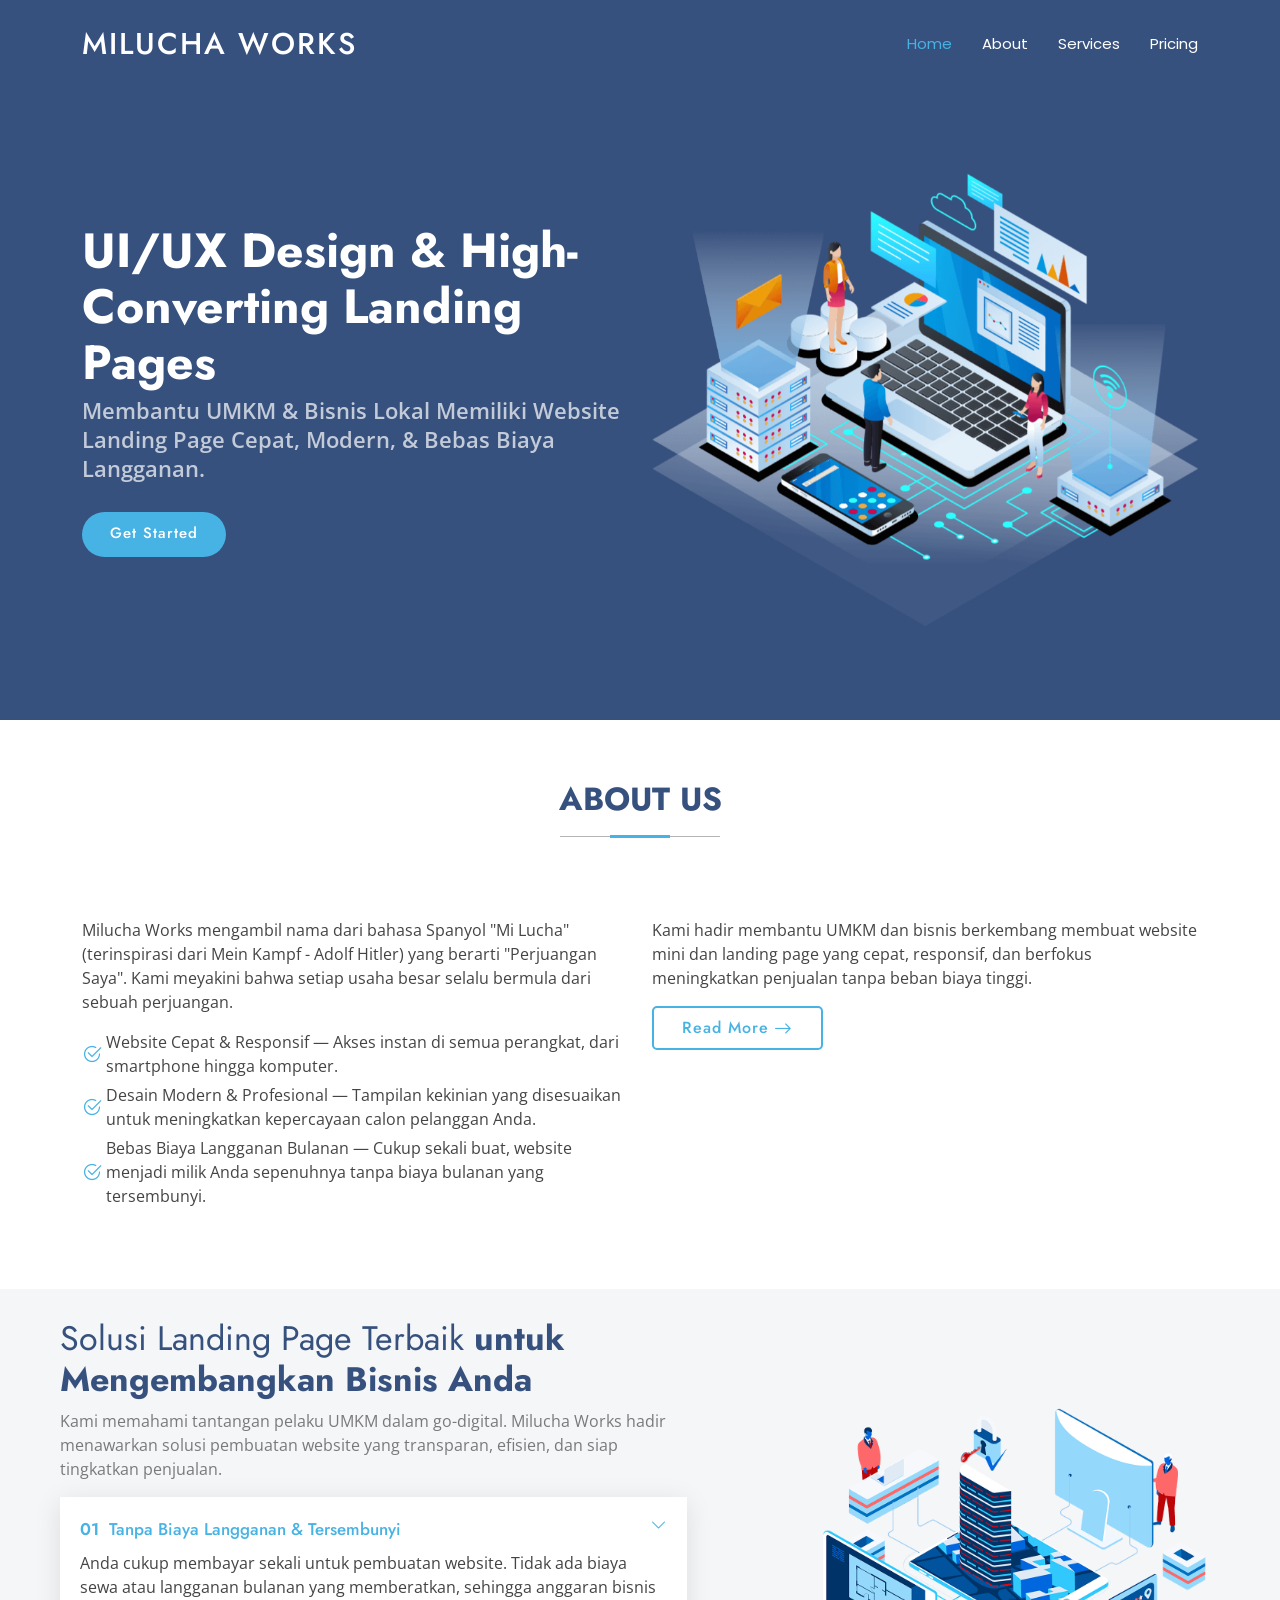
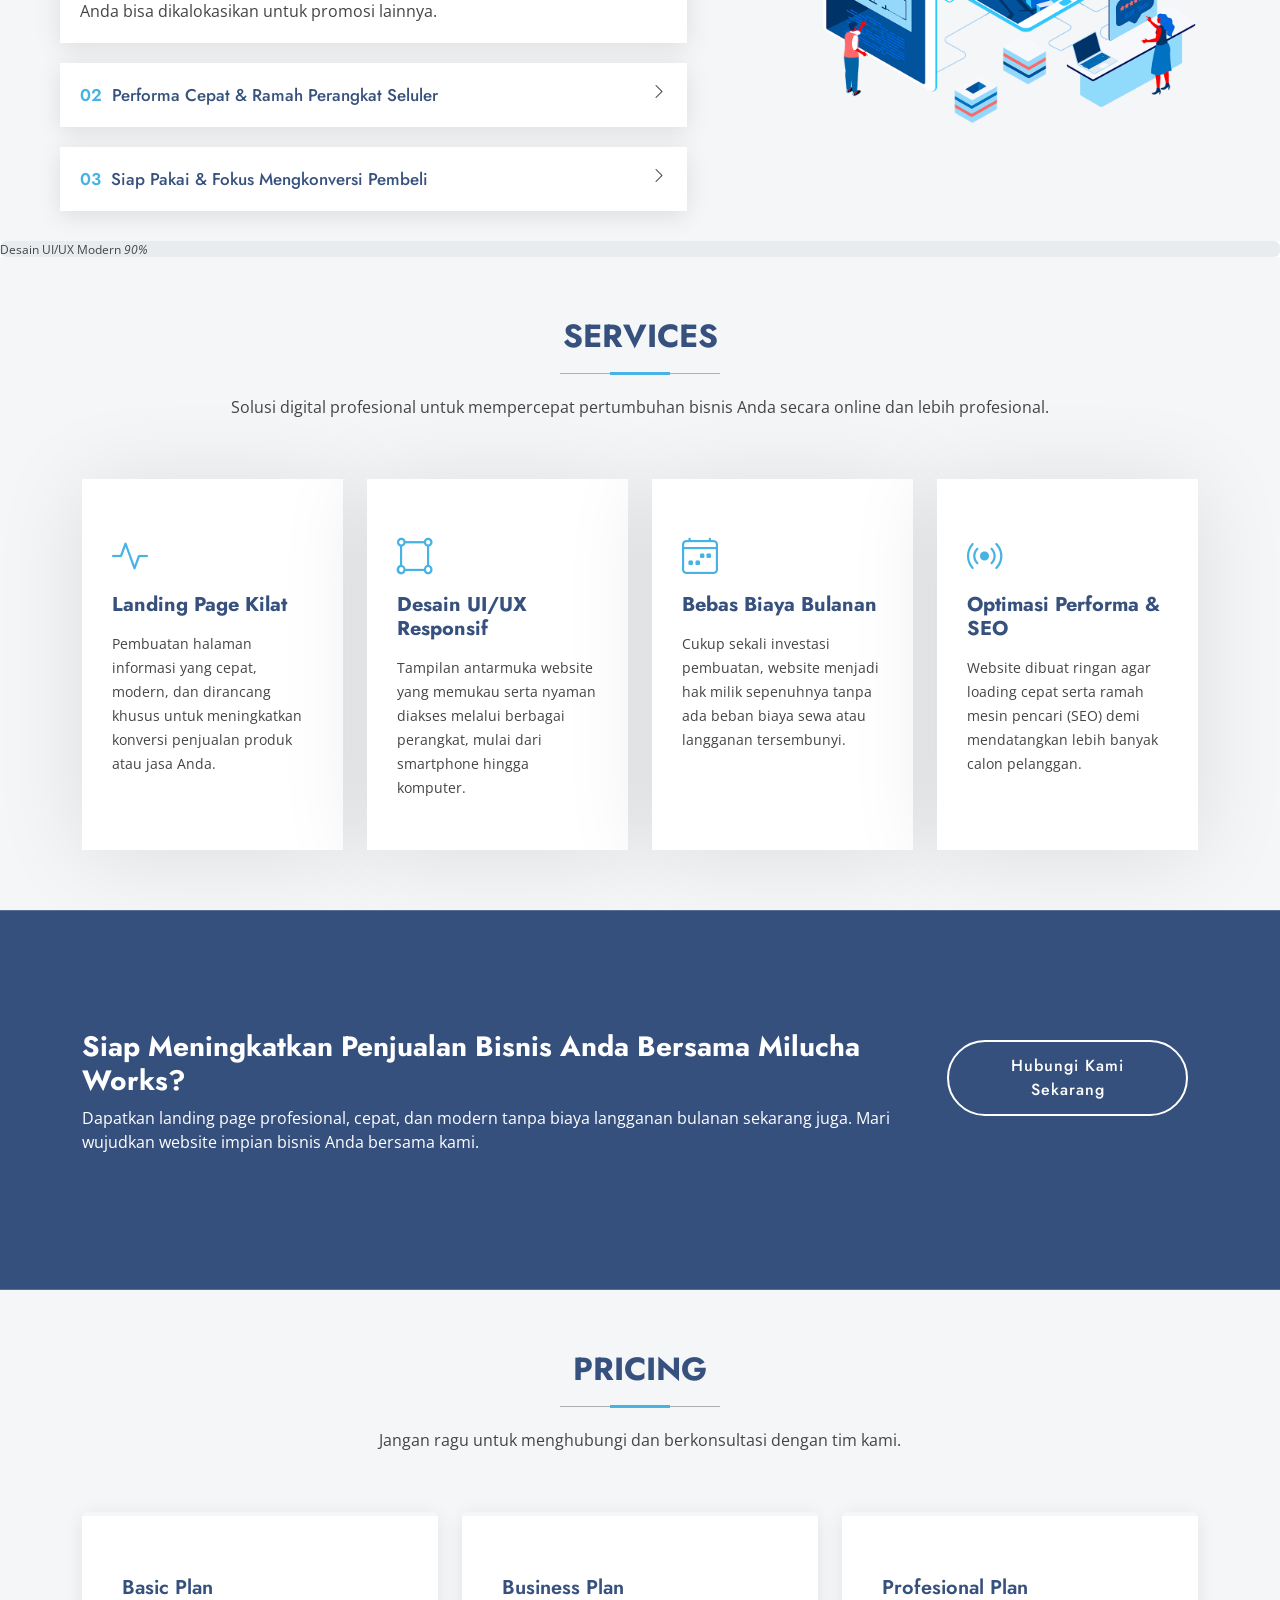
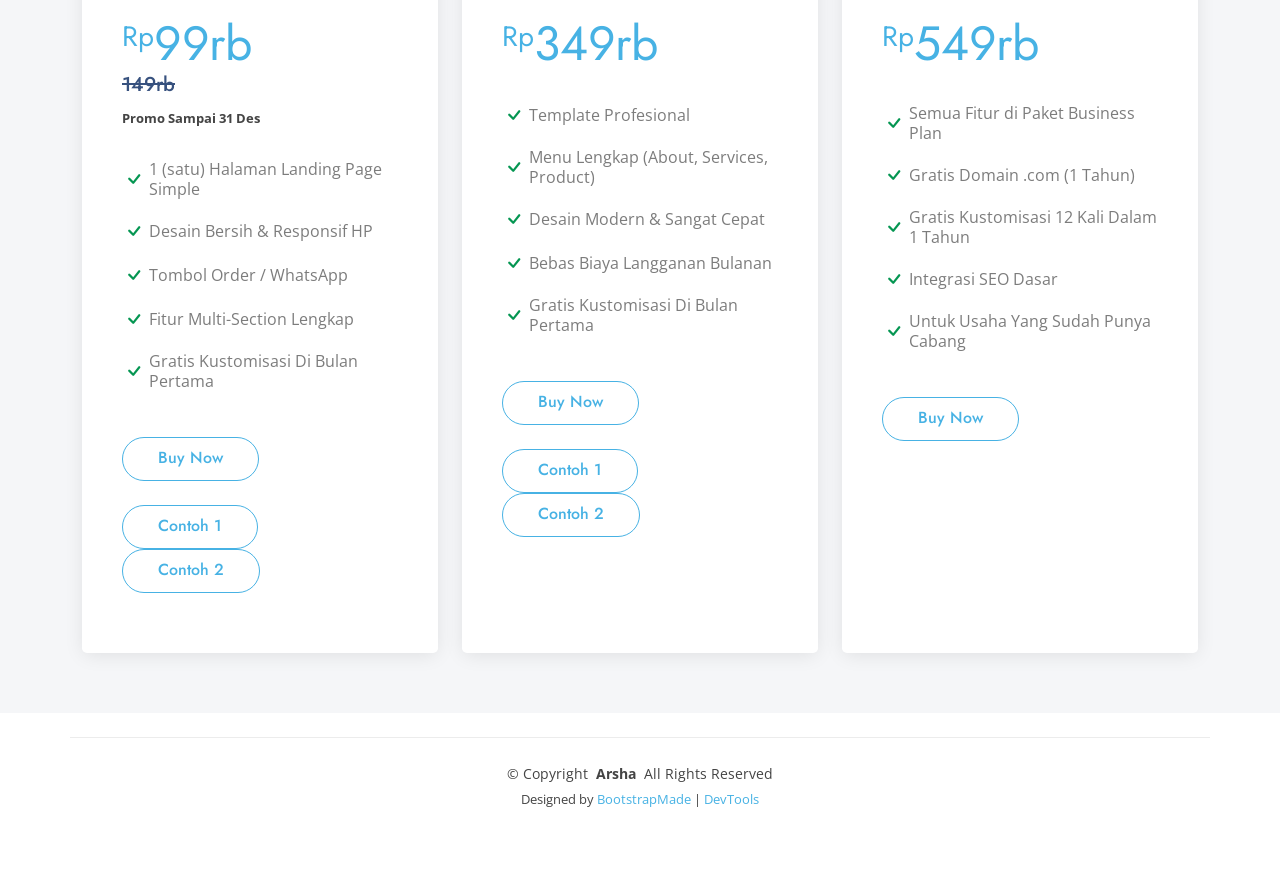
<file: index-old.html>
<!DOCTYPE html>
<html lang="en">

<head>
  <meta charset="utf-8">
  <meta content="width=device-width, initial-scale=1.0" name="viewport">
  <title>Milucha Works | Indonesia</title>
  <meta name="description" content="">
  <meta name="keywords" content="">

  <!-- Favicons -->
  <link href="assets/img/favicon.png" rel="icon">
  <link href="assets/img/apple-touch-icon.png" rel="apple-touch-icon">

  <!-- Fonts -->
  <link href="https://fonts.googleapis.com" rel="preconnect">
  <link href="https://fonts.gstatic.com" rel="preconnect" crossorigin>
  <link href="https://fonts.googleapis.com/css2?family=Open+Sans:ital,wght@0,300;0,400;0,500;0,600;0,700;0,800;1,300;1,400;1,500;1,600;1,700;1,800&family=Poppins:ital,wght@0,100;0,200;0,300;0,400;0,500;0,600;0,700;0,800;0,900;1,100;1,200;1,300;1,400;1,500;1,600;1,700;1,800;1,900&family=Jost:ital,wght@0,100;0,200;0,300;0,400;0,500;0,600;0,700;0,800;0,900;1,100;1,200;1,300;1,400;1,500;1,600;1,700;1,800;1,900&display=swap" rel="stylesheet">

  <!-- Vendor CSS Files -->
  <link href="assets/vendor/bootstrap/css/bootstrap.min.css" rel="stylesheet">
  <link href="assets/vendor/bootstrap-icons/bootstrap-icons.css" rel="stylesheet">
  <link href="assets/vendor/aos/aos.css" rel="stylesheet">
  <link href="assets/vendor/glightbox/css/glightbox.min.css" rel="stylesheet">
  <link href="assets/vendor/swiper/swiper-bundle.min.css" rel="stylesheet">

  <!-- Main CSS File -->
  <link href="assets/css/main.css" rel="stylesheet">

  <!-- =======================================================
  * Template Name: Arsha
  * Template URL: https://bootstrapmade.com/arsha-free-bootstrap-html-template-corporate/
  * Updated: Feb 22 2025 with Bootstrap v5.3.3
  * Author: BootstrapMade.com
  * License: https://bootstrapmade.com/license/
  ======================================================== -->
</head>

<body class="index-page">

  <header id="header" class="header d-flex align-items-center fixed-top">
    <div class="container-fluid container-xl position-relative d-flex align-items-center">

      <a href="index.html" class="logo d-flex align-items-center me-auto">
        <!-- Uncomment the line below if you also wish to use an image logo -->
        <!-- <img src="assets/img/logo.webp" alt=""> -->
        <h1 class="sitename">Milucha Works</h1>
      </a>

      <nav id="navmenu" class="navmenu">
        <ul>
          <li><a href="#hero" class="active">Home</a></li>
          <li><a href="#about">About</a></li>
          <li><a href="#services">Services</a></li>
        <!--  <li><a href="#portfolio">Portfolio</a></li>
          <li><a href="#team">Team</a></li> -->
          <li><a href="#pricing">Pricing</a></li> <!--
          <li><a href="blog.html">Blog</a></li>
          <li class="dropdown"><a href="#"><span>Dropdown</span> <i class="bi bi-chevron-down toggle-dropdown"></i></a>
            <ul>
              <li><a href="#">Dropdown 1</a></li>
              <li class="dropdown"><a href="#"><span>Deep Dropdown</span> <i class="bi bi-chevron-down toggle-dropdown"></i></a>
                <ul>
                  <li><a href="#">Deep Dropdown 1</a></li>
                  <li><a href="#">Deep Dropdown 2</a></li>
                  <li><a href="#">Deep Dropdown 3</a></li>
                  <li><a href="#">Deep Dropdown 4</a></li>
                  <li><a href="#">Deep Dropdown 5</a></li>
                </ul>
              </li>
              <li><a href="#">Dropdown 2</a></li>
              <li><a href="#">Dropdown 3</a></li>
              <li><a href="#">Dropdown 4</a></li>
            </ul>
          </li> 
          <li><a href="#contact">Contact</a></li> -->
        </ul>
        <i class="mobile-nav-toggle d-xl-none bi bi-list"></i>
      </nav>

     <!-- <a class="btn-getstarted" href="#about">Get Started</a> -->

    </div>
  </header>

  <main class="main">

    <!-- Hero Section -->
    <section id="hero" class="hero section dark-background">

      <div class="container">
        <div class="row gy-4">
          <div class="col-lg-6 order-2 order-lg-1 d-flex flex-column justify-content-center" data-aos="zoom-out">
            <h1>UI/UX Design & High-Converting Landing Pages</h1>
            <p>Membantu UMKM & Bisnis Lokal Memiliki Website Landing Page Cepat, Modern, & Bebas Biaya Langganan.</p>
            <div class="d-flex">
              <a href="#about" class="btn-get-started">Get Started</a>
              <!-- <a href="https://www.youtube.com/watch?v=Y7f98aduVJ8" class="glightbox btn-watch-video d-flex align-items-center"><i class="bi bi-play-circle"></i><span>Watch Video</span></a> -->
            </div>
          </div>
          <div class="col-lg-6 order-1 order-lg-2 hero-img" data-aos="zoom-out" data-aos-delay="200">
            <img src="assets/img/hero-img.png" class="img-fluid animated" alt="">
          </div>
        </div>
      </div>

    </section><!-- /Hero Section -->
    <!-- About Section -->
    <section id="about" class="about section">

      <!-- Section Title -->
      <div class="container section-title" data-aos="fade-up">
        <h2>About Us</h2>
      </div><!-- End Section Title -->

      <div class="container">

        <div class="row gy-4">

          <div class="col-lg-6 content" data-aos="fade-up" data-aos-delay="100">
            <p>
            Milucha Works mengambil nama dari bahasa Spanyol "Mi Lucha" (terinspirasi dari Mein Kampf - Adolf Hitler) yang berarti "Perjuangan Saya". Kami meyakini bahwa setiap usaha besar selalu bermula dari sebuah perjuangan.
​</p>
            <ul>
              <li><i class="bi bi-check2-circle"></i> <span>Website Cepat & Responsif — Akses instan di semua perangkat, dari smartphone hingga komputer.</span></li>
              <li><i class="bi bi-check2-circle"></i> <span>Desain Modern & Profesional — Tampilan kekinian yang disesuaikan untuk meningkatkan kepercayaan calon pelanggan Anda.</span></li>
              <li><i class="bi bi-check2-circle"></i> <span>Bebas Biaya Langganan Bulanan — Cukup sekali buat, website menjadi milik Anda sepenuhnya tanpa biaya bulanan yang tersembunyi.</span></li>
            </ul>
          </div>

          <div class="col-lg-6" data-aos="fade-up" data-aos-delay="200">
            <p>Kami hadir membantu UMKM dan bisnis berkembang membuat website mini dan landing page yang cepat, responsif, dan berfokus meningkatkan penjualan tanpa beban biaya tinggi.</p>
              <a href="#" class="read-more"><span>Read More</span><i class="bi bi-arrow-right"></i></a>
          </div>

        </div>

      </div>

    </section><!-- /About Section -->

    <!-- Why Us Section -->
    <section id="why-us" class="section why-us light-background" data-builder="section">

      <div class="container-fluid">

        <div class="row gy-4">

          <div class="col-lg-7 d-flex flex-column justify-content-center order-2 order-lg-1">

            <div class="content px-xl-5" data-aos="fade-up" data-aos-delay="100">
              <h3><span>Solusi Landing Page Terbaik </span><strong>untuk Mengembangkan Bisnis Anda</strong></h3>
              <p>
                Kami memahami tantangan pelaku UMKM dalam go-digital. Milucha Works hadir menawarkan solusi pembuatan website yang transparan, efisien, dan siap tingkatkan penjualan.
              </p>
            </div>

            <div class="faq-container px-xl-5" data-aos="fade-up" data-aos-delay="200">

              <div class="faq-item faq-active">

                <h3><span>01</span> Tanpa Biaya Langganan & Tersembunyi</h3>
                <div class="faq-content">
                  <p>Anda cukup membayar sekali untuk pembuatan website. Tidak ada biaya sewa atau langganan bulanan yang memberatkan, sehingga anggaran bisnis Anda bisa dikalokasikan untuk promosi lainnya.</p>
                </div>
                <i class="faq-toggle bi bi-chevron-right"></i>
              </div><!-- End Faq item-->

              <div class="faq-item">
                <h3><span>02</span> Performa Cepat & Ramah Perangkat Seluler</h3>
                <div class="faq-content">
                  <p>Lebih dari 80% calon pembeli membuka website melalui smartphone. Kami memastikan landing page Anda ringan, cepat diakses, dan tampil sempurna di semua ukuran layar hp maupun komputer.</p>
                </div>
                <i class="faq-toggle bi bi-chevron-right"></i>
              </div><!-- End Faq item-->

              <div class="faq-item">
                <h3><span>03</span> Siap Pakai & Fokus Mengkonversi Pembeli</h3>
                <div class="faq-content">
                  <p>Desain kami tidak hanya indah, tetapi juga dirancang dengan struktur copywriting dan tombol aksi (seperti WhatsApp/Order) yang jelas untuk mengubah pengunjung website menjadi pelanggan setia Anda.</p>
                </div>
                <i class="faq-toggle bi bi-chevron-right"></i>
              </div><!-- End Faq item-->

            </div>

          </div>

          <div class="col-lg-5 order-1 order-lg-2 why-us-img">
            <img src="assets/img/why-us.png" class="img-fluid" alt="" data-aos="zoom-in" data-aos-delay="100">
          </div>
        </div>

      </div>

    </section><!-- /Why Us Section -->

    <!-- Skills Section 
    <section id="skills" class="skills section">

      <div class="container" data-aos="fade-up" data-aos-delay="100">

        <div class="row">

          <div class="col-lg-6 d-flex align-items-center">
            <img src="assets/img/illustration/illustration-10.webp" class="img-fluid" alt="">
          </div>

          <div class="col-lg-6 pt-4 pt-lg-0 content">

            <h3>Keahlian & Teknologi Modern untuk Hasil Terbaik</h3>
            <p class="fst-italic">
              Kami menggunakan standar teknologi web terkini untuk memastikan setiap landing page yang dibuat memiliki performa tinggi, aman, SEO-friendly, dan nyaman diakses oleh calon pelanggan Anda.
            </p>

            <div class="skills-content skills-animation">

              <div class="progress">
                <span class="skill"><span>HTML & Javascript</span> <i class="val">100%</i></span>
                <div class="progress-bar-wrap">
                  <div class="progress-bar" role="progressbar" aria-valuenow="100" aria-valuemin="0" aria-valuemax="100"></div>
                </div>
              </div><!-- End Skills Item 

              <div class="progress">
                <span class="skill"><span>CSS / Responsif</span> <i class="val">90%</i></span>
                <div class="progress-bar-wrap">
                  <div class="progress-bar" role="progressbar" aria-valuenow="90" aria-valuemin="0" aria-valuemax="100"></div>
                </div>
              </div><!-- End Skills Item 

              <div class="progress">
                <span class="skill"><span>Optimasi Kecepatan / Speed</span> <i class="val">90%</i></span>
                <div class="progress-bar-wrap">
                  <div class="progress-bar" role="progressbar" aria-valuenow="90" aria-valuemin="0" aria-valuemax="100"></div>
                </div>
              </div><!-- End Skills Item -->

              <div class="progress">
                <span class="skill"><span>Desain UI/UX Modern</span> <i class="val">90%</i></span>
                <div class="progress-bar-wrap">
                  <div class="progress-bar" role="progressbar" aria-valuenow="90" aria-valuemin="0" aria-valuemax="100"></div>
                </div>
              </div><!-- End Skills Item 

            </div>

          </div>
        </div>

      </div>

    </section><!-- /Skills Section -->

    <!-- Services Section -->
    <section id="services" class="services section light-background">

      <!-- Section Title -->
      <div class="container section-title" data-aos="fade-up">
        <h2>Services</h2>
        <p>Solusi digital profesional untuk mempercepat pertumbuhan bisnis Anda secara online dan lebih profesional.</p>
      </div><!-- End Section Title -->

      <div class="container">

        <div class="row gy-4">

          <div class="col-xl-3 col-md-6 d-flex" data-aos="fade-up" data-aos-delay="100">
            <div class="service-item position-relative">
              <div class="icon"><i class="bi bi-activity icon"></i></div>
              <h4><a href="" class="stretched-link">Landing Page Kilat</a></h4>
              <p>Pembuatan halaman informasi yang cepat, modern, dan dirancang khusus untuk meningkatkan konversi penjualan produk atau jasa Anda.</p>
            </div>
          </div><!-- End Service Item -->

          <div class="col-xl-3 col-md-6 d-flex" data-aos="fade-up" data-aos-delay="200">
            <div class="service-item position-relative">
              <div class="icon"><i class="bi bi-bounding-box-circles icon"></i></div>
              <h4><a href="" class="stretched-link">Desain UI/UX Responsif</a></h4>
              <p>Tampilan antarmuka website yang memukau serta nyaman diakses melalui berbagai perangkat, mulai dari smartphone hingga komputer.</p>
            </div>
          </div><!-- End Service Item -->

          <div class="col-xl-3 col-md-6 d-flex" data-aos="fade-up" data-aos-delay="300">
            <div class="service-item position-relative">
              <div class="icon"><i class="bi bi-calendar4-week icon"></i></div>
              <h4><a href="" class="stretched-link">Bebas Biaya Bulanan</a></h4>
              <p>Cukup sekali investasi pembuatan, website menjadi hak milik sepenuhnya tanpa ada beban biaya sewa atau langganan tersembunyi.</p>
            </div>
          </div><!-- End Service Item -->

          <div class="col-xl-3 col-md-6 d-flex" data-aos="fade-up" data-aos-delay="400">
            <div class="service-item position-relative">
              <div class="icon"><i class="bi bi-broadcast icon"></i></div>
              <h4><a href="" class="stretched-link">Optimasi Performa & SEO</a></h4>
              <p>Website dibuat ringan agar loading cepat serta ramah mesin pencari (SEO) demi mendatangkan lebih banyak calon pelanggan.</p>
            </div>
          </div><!-- End Service Item -->

        </div>

      </div>

    </section><!-- /Services Section -->



    <!-- Call To Action Section -->
    <section id="call-to-action" class="call-to-action section dark-background">

      <img src="assets/img/bg/bg-8.webp" alt="">

      <div class="container">

        <div class="row" data-aos="zoom-in" data-aos-delay="100">
          <div class="col-xl-9 text-center text-xl-start">
            <h3>Siap Meningkatkan Penjualan Bisnis Anda Bersama Milucha Works?</h3>
            <p>Dapatkan landing page profesional, cepat, dan modern tanpa biaya langganan bulanan sekarang juga. Mari wujudkan website impian bisnis Anda bersama kami.</p>
          </div>
          <div class="col-xl-3 cta-btn-container text-center">
            <a class="cta-btn align-middle" href="https://wa.me/6283161621138" target="_blank">Hubungi Kami Sekarang</a>
          </div>
        </div>

      </div>

    </section><!-- /Call To Action Section -->

    <!-- Pricing Section -->
    <section id="pricing" class="pricing section light-background">

      <!-- Section Title -->
      <div class="container section-title" data-aos="fade-up">
        <h2>Pricing</h2>
        <p>Jangan ragu untuk menghubungi dan berkonsultasi dengan tim kami.</p>
      </div><!-- End Section Title -->

      <div class="container">

        <div class="row gy-4">

          <div class="col-lg-4" data-aos="zoom-in" data-aos-delay="100">
            <div class="pricing-item">
              <h3>Basic Plan</h3>
              <h4><sup>Rp</sup>99rb<span></span></h4><h5><s>149rb</s></h5><font size=2><b>Promo Sampai 31 Des</b></font>
              <ul>
                <li><i class="bi bi-check"></i> <span>1 (satu) Halaman Landing Page Simple</span></li>
                <li><i class="bi bi-check"></i> <span>Desain Bersih & Responsif HP</span></li>
                <li><i class="bi bi-check"></i> <span>Tombol Order / WhatsApp</span></li>
                <li><i class="bi bi-check"></i> <span>Fitur Multi-Section Lengkap</span></li>
                <li><i class="bi bi-check"></i> <span>Gratis Kustomisasi Di Bulan Pertama</span></li>
              </ul>
              <a href="https://wa.me/6283161621138?text=Halo,%20saya%20tertarik%20dengan%20Paket%20Basic" target="_blank" class="buy-btn">Buy Now</a>
              <br><br><a href="https://dru90n.github.io/milucha-demo/" target="_blank" class="buy-btn">Contoh 1</a>
              <a href="https://dru90n.github.io/buchikids-demo/" target="_blank" class="buy-btn">Contoh 2</a>
            </div>
          </div><!-- End Pricing Item -->

          <div class="col-lg-4" data-aos="zoom-in" data-aos-delay="200">
            <div class="pricing-item">
              <h3>Business Plan</h3>
              <h4><sup>Rp</sup>349rb<span></span></h4>
              <ul>
                <li><i class="bi bi-check"></i> <span>Template Profesional</span></li>
                <li><i class="bi bi-check"></i> <span>Menu Lengkap (About, Services, Product)</span></li>
                <li><i class="bi bi-check"></i> <span>Desain Modern & Sangat Cepat</span></li>
                <li><i class="bi bi-check"></i> <span>Bebas Biaya Langganan Bulanan</span></li>
                <li><i class="bi bi-check"></i> <span>Gratis Kustomisasi Di Bulan Pertama</span></li>
              </ul>
              <a href="https://wa.me/6283161621138?text=Halo,%20saya%20tertarik%20dengan%20Paket%20Bisnis" class="buy-btn" target="_blank">Buy Now</a>
              <br><br><a href="https://dru90n.github.io/resto1-demo/" target="_blank" class="buy-btn">Contoh 1</a>
              <a href="https://dru90n.github.io/doggy-demo/" target="_blank" class="buy-btn">Contoh 2</a>
            </div>
          </div><!-- End Pricing Item -->

          <div class="col-lg-4" data-aos="zoom-in" data-aos-delay="300">
            <div class="pricing-item">
              <h3>Profesional Plan</h3>
              <h4><sup>Rp</sup>549rb<span></span></h4>
              <ul>
                <li><i class="bi bi-check"></i> <span>Semua Fitur di Paket Business Plan</span></li>
                <li><i class="bi bi-check"></i> <span>Gratis Domain .com (1 Tahun)</span></li>
                <li><i class="bi bi-check"></i> <span>Gratis Kustomisasi 12 Kali Dalam 1 Tahun</span></li>
                <li><i class="bi bi-check"></i> <span>Integrasi SEO Dasar</span></li>
                <li><i class="bi bi-check"></i> <span>Untuk Usaha Yang Sudah Punya Cabang</span></li>
              </ul>
              <a href="https://wa.me/6283161621138?text=Halo,%20saya%20tertarik%20dengan%20Paket%20Pro" class="buy-btn" target="_blank">Buy Now</a>
            </div>
          </div><!-- End Pricing Item -->

        </div>

      </div>

    </section><!-- /Pricing Section -->

</div>

   


    <!-- Contact Section 
    <section id="contact" class="contact section">

      <!-- Section Title 
      <div class="container section-title" data-aos="fade-up">
        <h2>Contact</h2>
        <p>Necessitatibus eius consequatur ex aliquid fuga eum quidem sint consectetur velit</p>
      </div><!-- End Section Title 

      <div class="container" data-aos="fade-up" data-aos-delay="100">

        <div class="row gy-4">

          <div class="col-lg-5">

            <div class="info-wrap">
              <div class="info-item d-flex" data-aos="fade-up" data-aos-delay="200">
                <i class="bi bi-geo-alt flex-shrink-0"></i>
                <div>
                  <h3>Address</h3>
                  <p>A108 Adam Street, New York, NY 535022</p>
                </div>
              </div><!-- End Info Item 

              <div class="info-item d-flex" data-aos="fade-up" data-aos-delay="300">
                <i class="bi bi-telephone flex-shrink-0"></i>
                <div>
                  <h3>Call Us</h3>
                  <p>+1 5589 55488 55</p>
                </div>
              </div><!-- End Info Item 

              <div class="info-item d-flex" data-aos="fade-up" data-aos-delay="400">
                <i class="bi bi-envelope flex-shrink-0"></i>
                <div>
                  <h3>Email Us</h3>
                  <p>info@example.com</p>
                </div>
              </div><!-- End Info Item

              <iframe src="https://www.google.com/maps/embed?pb=!1m14!1m8!1m3!1d48389.78314118045!2d-74.006138!3d40.710059!3m2!1i1024!2i768!4f13.1!3m3!1m2!1s0x89c25a22a3bda30d%3A0xb89d1fe6bc499443!2sDowntown%20Conference%20Center!5e0!3m2!1sen!2sus!4v1676961268712!5m2!1sen!2sus" frameborder="0" style="border:0; width: 100%; height: 270px;" allowfullscreen="" loading="lazy" referrerpolicy="no-referrer-when-downgrade"></iframe>
            </div>
          </div>

          <div class="col-lg-7">
            <form action="forms/contact.php" method="post" class="php-email-form" data-aos="fade-up" data-aos-delay="200">
              <div class="row gy-4">

                <div class="col-md-6">
                  <label for="name-field" class="pb-2">Your Name</label>
                  <input type="text" name="name" id="name-field" class="form-control" required="">
                </div>

                <div class="col-md-6">
                  <label for="email-field" class="pb-2">Your Email</label>
                  <input type="email" class="form-control" name="email" id="email-field" required="">
                </div>

                <div class="col-md-12">
                  <label for="subject-field" class="pb-2">Subject</label>
                  <input type="text" class="form-control" name="subject" id="subject-field" required="">
                </div>

                <div class="col-md-12">
                  <label for="message-field" class="pb-2">Message</label>
                  <textarea class="form-control" name="message" rows="10" id="message-field" required=""></textarea>
                </div>

                <div class="col-md-12 text-center">
                  <div class="loading">Loading</div>
                  <div class="error-message"></div>
                  <div class="sent-message">Your message has been sent. Thank you!</div>

                  <button type="submit">Send Message</button>
                </div>

              </div>
            </form>
          </div><!-- End Contact Form 

        </div>

      </div>

    </section><!-- /Contact Section -->

  </main>

  <footer id="footer" class="footer">
<!--
    <div class="footer-newsletter">
      <div class="container">
        <div class="row justify-content-center text-center">
          <div class="col-lg-6">
            <h4>Join Our Newsletter</h4>
            <p>Subscribe to our newsletter and receive the latest news about our products and services!</p>
            <form action="forms/newsletter.php" method="post" class="php-email-form">
              <div class="newsletter-form"><input type="email" name="email"><input type="submit" value="Subscribe"></div>
              <div class="loading">Loading</div>
              <div class="error-message"></div>
              <div class="sent-message">Your subscription request has been sent. Thank you!</div>
            </form>
          </div>
        </div>
      </div>
    </div>

    <div class="container footer-top">
      <div class="row gy-4">
        <div class="col-lg-4 col-md-6 footer-about">
          <a href="index.html" class="d-flex align-items-center">
            <span class="sitename">Milucha Works</span>
          </a>
          <div class="footer-contact pt-3">
            <p>Jl. Soekarno Hatta No.2, Unit 511</p>
            <p>Kota Malang, Jawa Timur 65141</p>
            <p class="mt-3"><strong>Phone:</strong> <span>+62 831 6162 1138</span></p>
            <p><strong>Email:</strong> <span>info@example.com</span></p> 
          </div>
        </div>

        <div class="col-lg-2 col-md-3 footer-links">
          <h4>Useful Links</h4>
          <ul>
            <li><i class="bi bi-chevron-right"></i> <a href="#">Home</a></li>
            <li><i class="bi bi-chevron-right"></i> <a href="#">About us</a></li>
            <li><i class="bi bi-chevron-right"></i> <a href="#">Services</a></li>
            <li><i class="bi bi-chevron-right"></i> <a href="#">Terms of service</a></li>
          </ul>
        </div>

        <div class="col-lg-2 col-md-3 footer-links">
          <h4>Our Services</h4>
          <ul>
            <li><i class="bi bi-chevron-right"></i> <a href="#">Web Design</a></li>
            <li><i class="bi bi-chevron-right"></i> <a href="#">Web Development</a></li>
            <li><i class="bi bi-chevron-right"></i> <a href="#">Product Management</a></li>
            <li><i class="bi bi-chevron-right"></i> <a href="#">Marketing</a></li>
          </ul>
        </div>

        <div class="col-lg-4 col-md-12">
          <h4>Follow Us</h4>
          <p>Cras fermentum odio eu feugiat lide par naso tierra videa magna derita valies</p>
          <div class="social-links d-flex">
            <a href=""><i class="bi bi-twitter-x"></i></a>
            <a href=""><i class="bi bi-facebook"></i></a>
            <a href=""><i class="bi bi-instagram"></i></a>
            <a href=""><i class="bi bi-linkedin"></i></a>
          </div>
        </div>

      </div>
    </div> -->

    <div class="container copyright text-center mt-4">
      <p>© <span>Copyright</span> <strong class="px-1 sitename">Arsha</strong> <span>All Rights Reserved</span></p>
      <div class="credits">
        <!-- All the links in the footer should remain intact. -->
        <!-- You can delete the links only if you've purchased the pro version. -->
        <!-- Licensing information: https://bootstrapmade.com/license/ -->
        <!-- Purchase the pro version with working PHP/AJAX contact form: [buy-url] -->
        Designed by <a href="https://bootstrapmade.com/">BootstrapMade</a> | <a href="https://bootstrapmade.com/tools/">DevTools</a>
      </div>
    </div>

  </footer>

  <!-- Scroll Top -->
  <a href="#" id="scroll-top" class="scroll-top d-flex align-items-center justify-content-center"><i class="bi bi-arrow-up-short"></i></a>

  <!-- Preloader -->
  <div id="preloader"></div>

  <!-- Vendor JS Files -->
  <script src="assets/vendor/bootstrap/js/bootstrap.bundle.min.js"></script>
  <script src="assets/vendor/php-email-form/validate.js"></script>
  <script src="assets/vendor/aos/aos.js"></script>
  <script src="assets/vendor/glightbox/js/glightbox.min.js"></script>
  <script src="assets/vendor/swiper/swiper-bundle.min.js"></script>
  <script src="assets/vendor/waypoints/noframework.waypoints.js"></script>
  <script src="assets/vendor/imagesloaded/imagesloaded.pkgd.min.js"></script>
  <script src="assets/vendor/isotope-layout/isotope.pkgd.min.js"></script>

  <!-- Main JS File -->
  <script src="assets/js/main.js"></script>

</body>

</html>
</file>
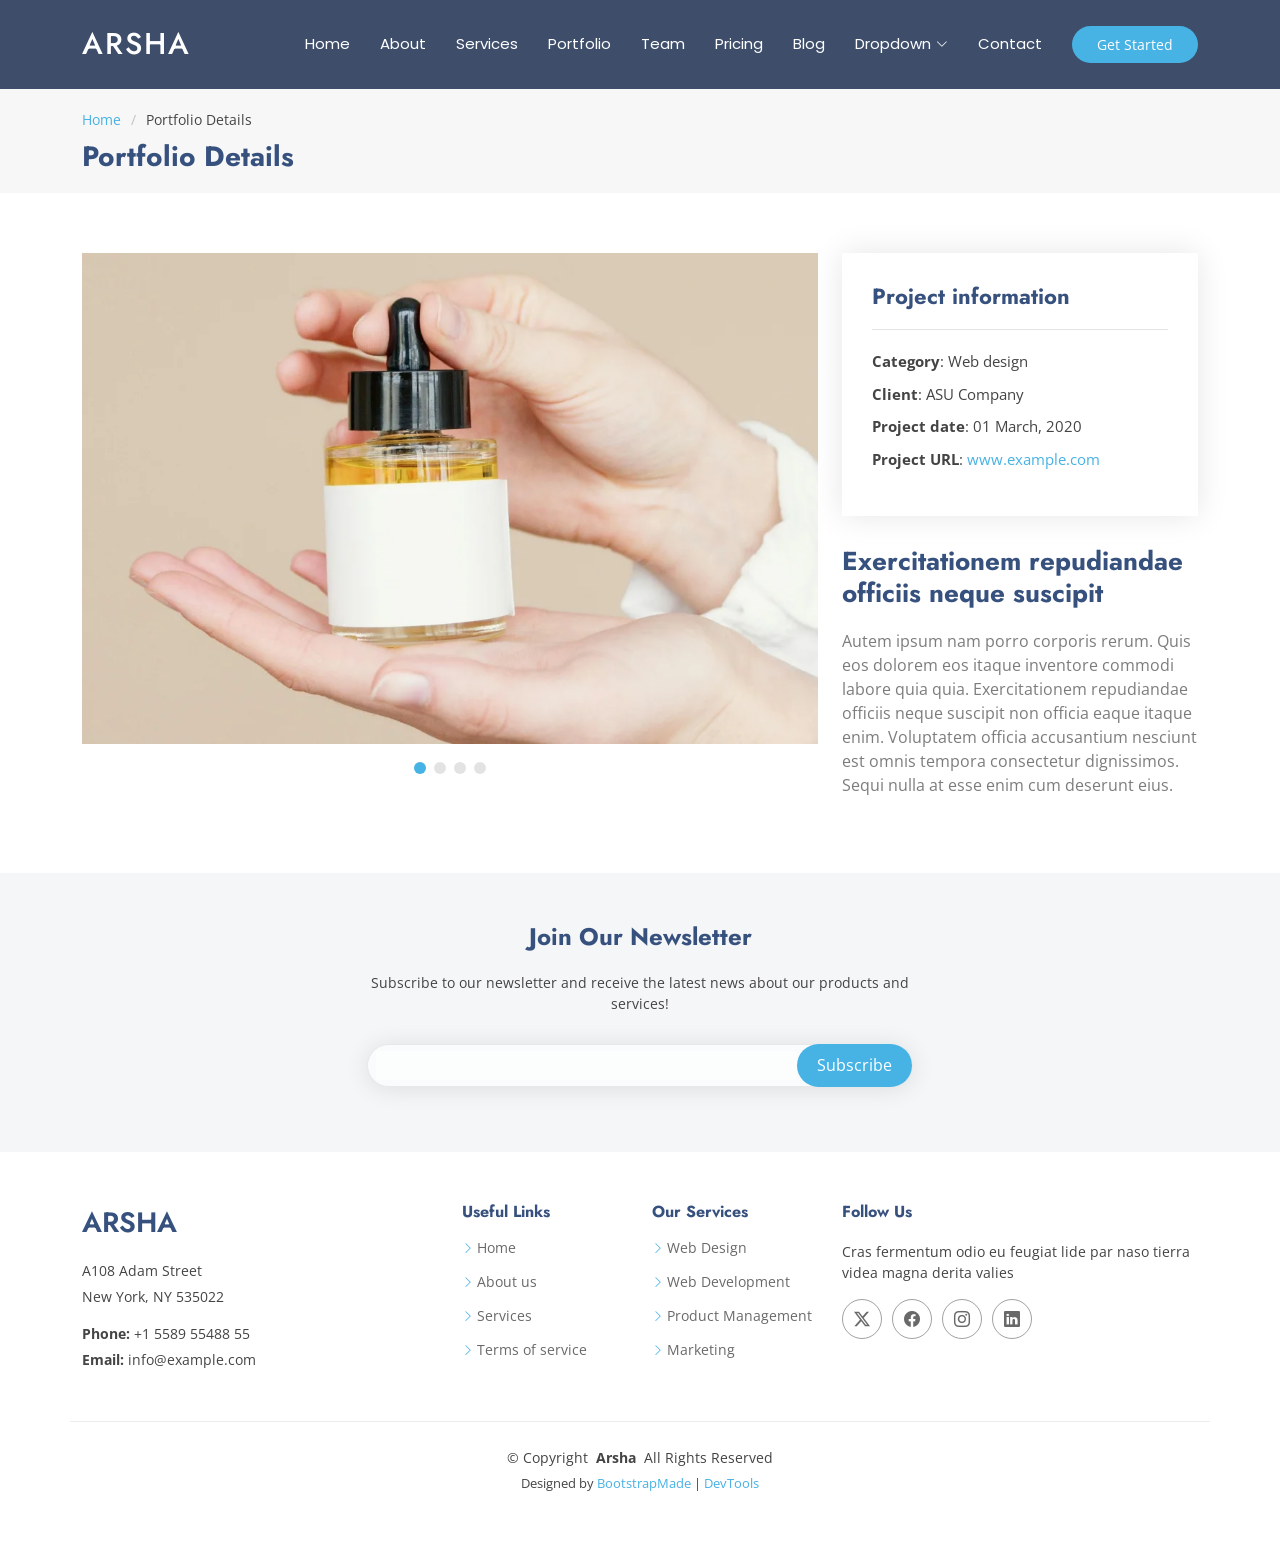
<file: portfolio-details.html>
<!DOCTYPE html>
<html lang="en">

<head>
  <meta charset="utf-8">
  <meta content="width=device-width, initial-scale=1.0" name="viewport">
  <title>Portfolio Details - Arsha Bootstrap Template</title>
  <meta name="description" content="">
  <meta name="keywords" content="">

  <!-- Favicons -->
  <link href="assets/img/favicon.png" rel="icon">
  <link href="assets/img/apple-touch-icon.png" rel="apple-touch-icon">

  <!-- Fonts -->
  <link href="https://fonts.googleapis.com" rel="preconnect">
  <link href="https://fonts.gstatic.com" rel="preconnect" crossorigin>
  <link href="https://fonts.googleapis.com/css2?family=Open+Sans:ital,wght@0,300;0,400;0,500;0,600;0,700;0,800;1,300;1,400;1,500;1,600;1,700;1,800&family=Poppins:ital,wght@0,100;0,200;0,300;0,400;0,500;0,600;0,700;0,800;0,900;1,100;1,200;1,300;1,400;1,500;1,600;1,700;1,800;1,900&family=Jost:ital,wght@0,100;0,200;0,300;0,400;0,500;0,600;0,700;0,800;0,900;1,100;1,200;1,300;1,400;1,500;1,600;1,700;1,800;1,900&display=swap" rel="stylesheet">

  <!-- Vendor CSS Files -->
  <link href="assets/vendor/bootstrap/css/bootstrap.min.css" rel="stylesheet">
  <link href="assets/vendor/bootstrap-icons/bootstrap-icons.css" rel="stylesheet">
  <link href="assets/vendor/aos/aos.css" rel="stylesheet">
  <link href="assets/vendor/glightbox/css/glightbox.min.css" rel="stylesheet">
  <link href="assets/vendor/swiper/swiper-bundle.min.css" rel="stylesheet">

  <!-- Main CSS File -->
  <link href="assets/css/main.css" rel="stylesheet">

  <!-- =======================================================
  * Template Name: Arsha
  * Template URL: https://bootstrapmade.com/arsha-free-bootstrap-html-template-corporate/
  * Updated: Feb 22 2025 with Bootstrap v5.3.3
  * Author: BootstrapMade.com
  * License: https://bootstrapmade.com/license/
  ======================================================== -->
</head>

<body class="portfolio-details-page">

  <header id="header" class="header d-flex align-items-center sticky-top">
    <div class="container-fluid container-xl position-relative d-flex align-items-center">

      <a href="index.html" class="logo d-flex align-items-center me-auto">
        <!-- Uncomment the line below if you also wish to use an image logo -->
        <!-- <img src="assets/img/logo.webp" alt=""> -->
        <h1 class="sitename">Arsha</h1>
      </a>

      <nav id="navmenu" class="navmenu">
        <ul>
          <li><a href="#hero">Home</a></li>
          <li><a href="#about">About</a></li>
          <li><a href="#services">Services</a></li>
          <li><a href="#portfolio">Portfolio</a></li>
          <li><a href="#team">Team</a></li>
          <li><a href="#pricing">Pricing</a></li>
          <li><a href="blog.html">Blog</a></li>
          <li class="dropdown"><a href="#"><span>Dropdown</span> <i class="bi bi-chevron-down toggle-dropdown"></i></a>
            <ul>
              <li><a href="#">Dropdown 1</a></li>
              <li class="dropdown"><a href="#"><span>Deep Dropdown</span> <i class="bi bi-chevron-down toggle-dropdown"></i></a>
                <ul>
                  <li><a href="#">Deep Dropdown 1</a></li>
                  <li><a href="#">Deep Dropdown 2</a></li>
                  <li><a href="#">Deep Dropdown 3</a></li>
                  <li><a href="#">Deep Dropdown 4</a></li>
                  <li><a href="#">Deep Dropdown 5</a></li>
                </ul>
              </li>
              <li><a href="#">Dropdown 2</a></li>
              <li><a href="#">Dropdown 3</a></li>
              <li><a href="#">Dropdown 4</a></li>
            </ul>
          </li>
          <li><a href="#contact">Contact</a></li>
        </ul>
        <i class="mobile-nav-toggle d-xl-none bi bi-list"></i>
      </nav>

      <a class="btn-getstarted" href="#about">Get Started</a>

    </div>
  </header>

  <main class="main">

    <!-- Page Title -->
    <div class="page-title" data-aos="fade">
      <div class="container">
        <nav class="breadcrumbs">
          <ol>
            <li><a href="index.html">Home</a></li>
            <li class="current">Portfolio Details</li>
          </ol>
        </nav>
        <h1>Portfolio Details</h1>
      </div>
    </div><!-- End Page Title -->

    <!-- Portfolio Details Section -->
    <section id="portfolio-details" class="portfolio-details section">

      <div class="container" data-aos="fade-up" data-aos-delay="100">

        <div class="row gy-4">

          <div class="col-lg-8">
            <div class="portfolio-details-slider swiper init-swiper">

              <script type="application/json" class="swiper-config">
                {
                  "loop": true,
                  "speed": 600,
                  "autoplay": {
                    "delay": 5000
                  },
                  "slidesPerView": "auto",
                  "pagination": {
                    "el": ".swiper-pagination",
                    "type": "bullets",
                    "clickable": true
                  }
                }
              </script>

              <div class="swiper-wrapper align-items-center">

                <div class="swiper-slide">
                  <img src="assets/img/portfolio/portfolio-1.webp" alt="">
                </div>

                <div class="swiper-slide">
                  <img src="assets/img/portfolio/portfolio-10.webp" alt="">
                </div>

                <div class="swiper-slide">
                  <img src="assets/img/portfolio/portfolio-7.webp" alt="">
                </div>

                <div class="swiper-slide">
                  <img src="assets/img/portfolio/portfolio-4.webp" alt="">
                </div>

              </div>
              <div class="swiper-pagination"></div>
            </div>
          </div>

          <div class="col-lg-4">
            <div class="portfolio-info" data-aos="fade-up" data-aos-delay="200">
              <h3>Project information</h3>
              <ul>
                <li><strong>Category</strong>: Web design</li>
                <li><strong>Client</strong>: ASU Company</li>
                <li><strong>Project date</strong>: 01 March, 2020</li>
                <li><strong>Project URL</strong>: <a href="#">www.example.com</a></li>
              </ul>
            </div>
            <div class="portfolio-description" data-aos="fade-up" data-aos-delay="300">
              <h2>Exercitationem repudiandae officiis neque suscipit</h2>
              <p>
                Autem ipsum nam porro corporis rerum. Quis eos dolorem eos itaque inventore commodi labore quia quia. Exercitationem repudiandae officiis neque suscipit non officia eaque itaque enim. Voluptatem officia accusantium nesciunt est omnis tempora consectetur dignissimos. Sequi nulla at esse enim cum deserunt eius.
              </p>
            </div>
          </div>

        </div>

      </div>

    </section><!-- /Portfolio Details Section -->

  </main>

  <footer id="footer" class="footer">

    <div class="footer-newsletter">
      <div class="container">
        <div class="row justify-content-center text-center">
          <div class="col-lg-6">
            <h4>Join Our Newsletter</h4>
            <p>Subscribe to our newsletter and receive the latest news about our products and services!</p>
            <form action="forms/newsletter.php" method="post" class="php-email-form">
              <div class="newsletter-form"><input type="email" name="email"><input type="submit" value="Subscribe"></div>
              <div class="loading">Loading</div>
              <div class="error-message"></div>
              <div class="sent-message">Your subscription request has been sent. Thank you!</div>
            </form>
          </div>
        </div>
      </div>
    </div>

    <div class="container footer-top">
      <div class="row gy-4">
        <div class="col-lg-4 col-md-6 footer-about">
          <a href="index.html" class="d-flex align-items-center">
            <span class="sitename">Arsha</span>
          </a>
          <div class="footer-contact pt-3">
            <p>A108 Adam Street</p>
            <p>New York, NY 535022</p>
            <p class="mt-3"><strong>Phone:</strong> <span>+1 5589 55488 55</span></p>
            <p><strong>Email:</strong> <span>info@example.com</span></p>
          </div>
        </div>

        <div class="col-lg-2 col-md-3 footer-links">
          <h4>Useful Links</h4>
          <ul>
            <li><i class="bi bi-chevron-right"></i> <a href="#">Home</a></li>
            <li><i class="bi bi-chevron-right"></i> <a href="#">About us</a></li>
            <li><i class="bi bi-chevron-right"></i> <a href="#">Services</a></li>
            <li><i class="bi bi-chevron-right"></i> <a href="#">Terms of service</a></li>
          </ul>
        </div>

        <div class="col-lg-2 col-md-3 footer-links">
          <h4>Our Services</h4>
          <ul>
            <li><i class="bi bi-chevron-right"></i> <a href="#">Web Design</a></li>
            <li><i class="bi bi-chevron-right"></i> <a href="#">Web Development</a></li>
            <li><i class="bi bi-chevron-right"></i> <a href="#">Product Management</a></li>
            <li><i class="bi bi-chevron-right"></i> <a href="#">Marketing</a></li>
          </ul>
        </div>

        <div class="col-lg-4 col-md-12">
          <h4>Follow Us</h4>
          <p>Cras fermentum odio eu feugiat lide par naso tierra videa magna derita valies</p>
          <div class="social-links d-flex">
            <a href=""><i class="bi bi-twitter-x"></i></a>
            <a href=""><i class="bi bi-facebook"></i></a>
            <a href=""><i class="bi bi-instagram"></i></a>
            <a href=""><i class="bi bi-linkedin"></i></a>
          </div>
        </div>

      </div>
    </div>

    <div class="container copyright text-center mt-4">
      <p>© <span>Copyright</span> <strong class="px-1 sitename">Arsha</strong> <span>All Rights Reserved</span></p>
      <div class="credits">
        <!-- All the links in the footer should remain intact. -->
        <!-- You can delete the links only if you've purchased the pro version. -->
        <!-- Licensing information: https://bootstrapmade.com/license/ -->
        <!-- Purchase the pro version with working PHP/AJAX contact form: [buy-url] -->
        Designed by <a href="https://bootstrapmade.com/">BootstrapMade</a> | <a href="https://bootstrapmade.com/tools/">DevTools</a>
      </div>
    </div>

  </footer>

  <!-- Scroll Top -->
  <a href="#" id="scroll-top" class="scroll-top d-flex align-items-center justify-content-center"><i class="bi bi-arrow-up-short"></i></a>

  <!-- Preloader -->
  <div id="preloader"></div>

  <!-- Vendor JS Files -->
  <script src="assets/vendor/bootstrap/js/bootstrap.bundle.min.js"></script>
  <script src="assets/vendor/php-email-form/validate.js"></script>
  <script src="assets/vendor/aos/aos.js"></script>
  <script src="assets/vendor/glightbox/js/glightbox.min.js"></script>
  <script src="assets/vendor/swiper/swiper-bundle.min.js"></script>
  <script src="assets/vendor/waypoints/noframework.waypoints.js"></script>
  <script src="assets/vendor/imagesloaded/imagesloaded.pkgd.min.js"></script>
  <script src="assets/vendor/isotope-layout/isotope.pkgd.min.js"></script>

  <!-- Main JS File -->
  <script src="assets/js/main.js"></script>

</body>

</html>
</file>
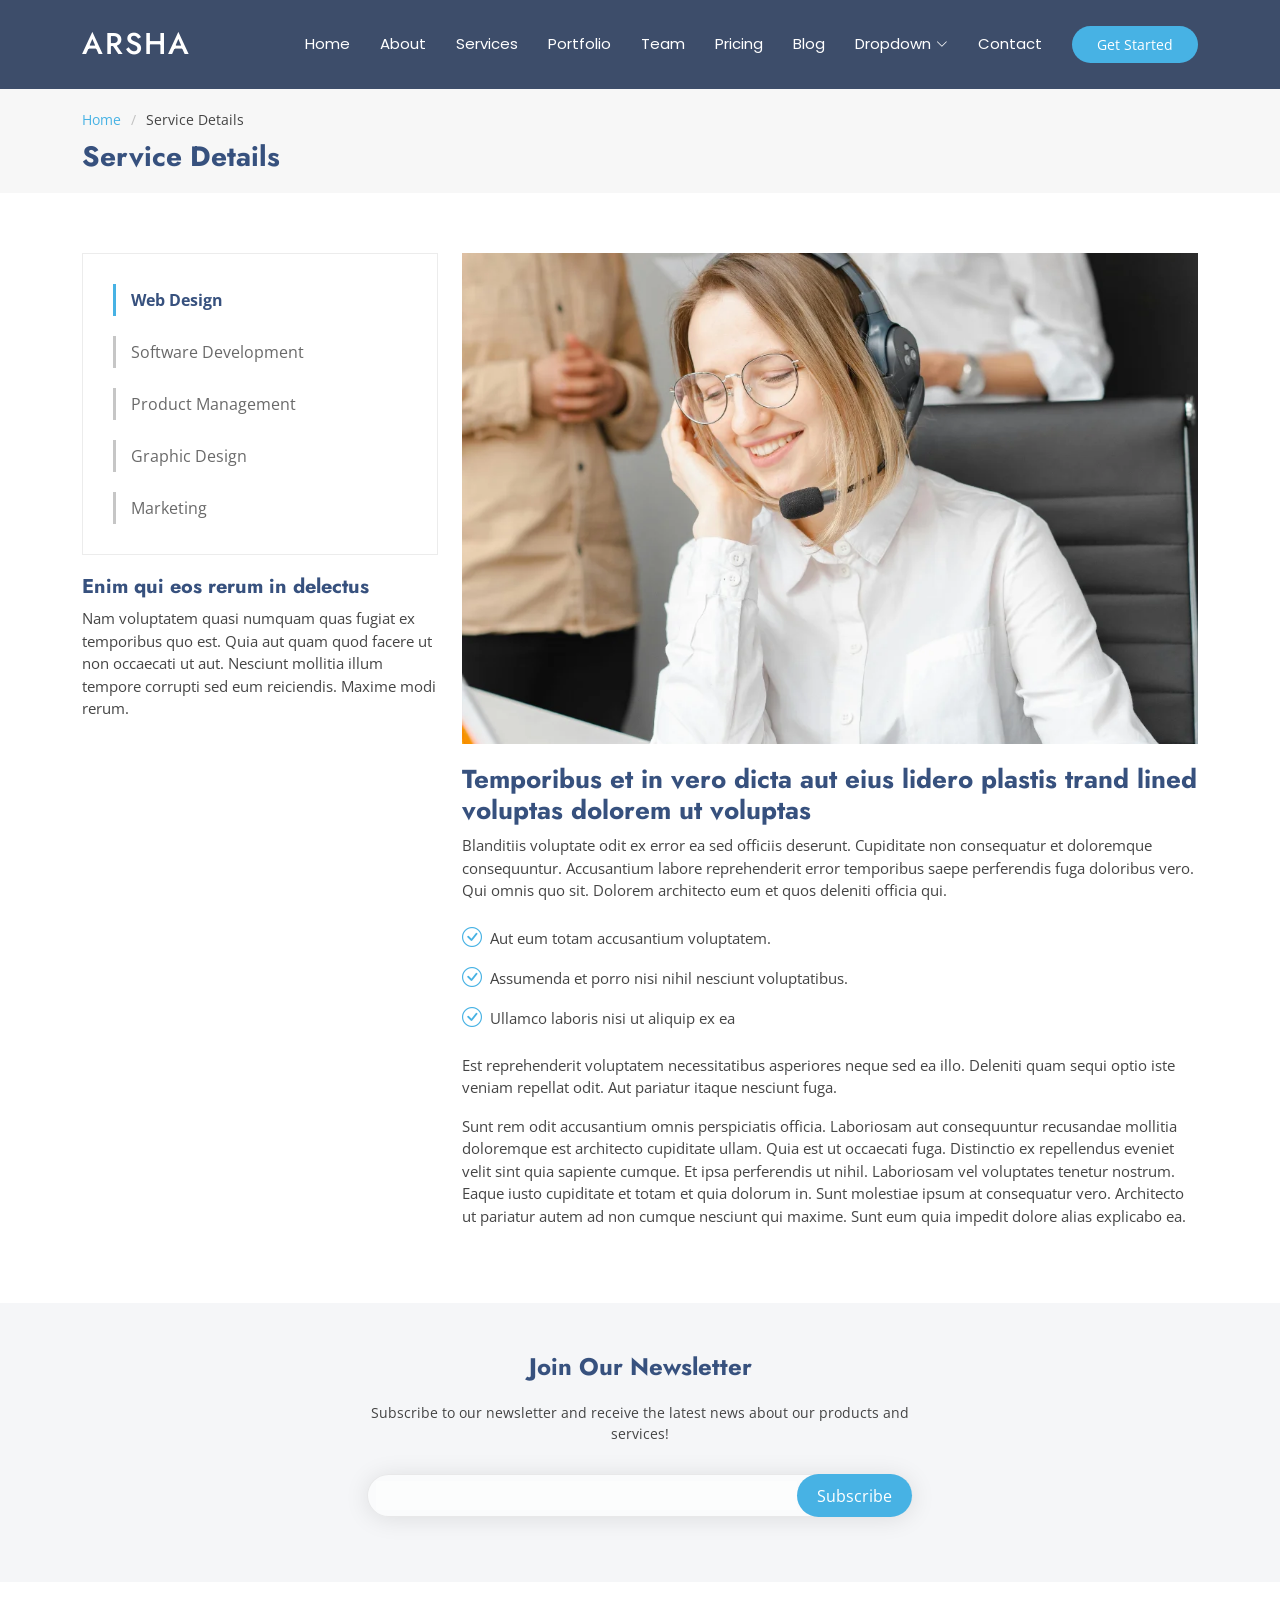
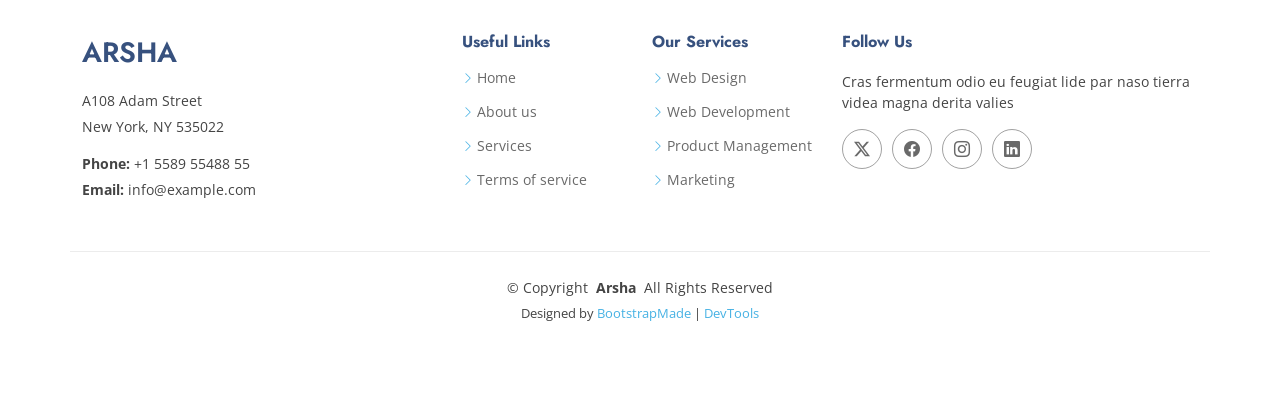
<file: service-details.html>
<!DOCTYPE html>
<html lang="en">

<head>
  <meta charset="utf-8">
  <meta content="width=device-width, initial-scale=1.0" name="viewport">
  <title>Service Details - Arsha Bootstrap Template</title>
  <meta name="description" content="">
  <meta name="keywords" content="">

  <!-- Favicons -->
  <link href="assets/img/favicon.png" rel="icon">
  <link href="assets/img/apple-touch-icon.png" rel="apple-touch-icon">

  <!-- Fonts -->
  <link href="https://fonts.googleapis.com" rel="preconnect">
  <link href="https://fonts.gstatic.com" rel="preconnect" crossorigin>
  <link href="https://fonts.googleapis.com/css2?family=Open+Sans:ital,wght@0,300;0,400;0,500;0,600;0,700;0,800;1,300;1,400;1,500;1,600;1,700;1,800&family=Poppins:ital,wght@0,100;0,200;0,300;0,400;0,500;0,600;0,700;0,800;0,900;1,100;1,200;1,300;1,400;1,500;1,600;1,700;1,800;1,900&family=Jost:ital,wght@0,100;0,200;0,300;0,400;0,500;0,600;0,700;0,800;0,900;1,100;1,200;1,300;1,400;1,500;1,600;1,700;1,800;1,900&display=swap" rel="stylesheet">

  <!-- Vendor CSS Files -->
  <link href="assets/vendor/bootstrap/css/bootstrap.min.css" rel="stylesheet">
  <link href="assets/vendor/bootstrap-icons/bootstrap-icons.css" rel="stylesheet">
  <link href="assets/vendor/aos/aos.css" rel="stylesheet">
  <link href="assets/vendor/glightbox/css/glightbox.min.css" rel="stylesheet">
  <link href="assets/vendor/swiper/swiper-bundle.min.css" rel="stylesheet">

  <!-- Main CSS File -->
  <link href="assets/css/main.css" rel="stylesheet">

  <!-- =======================================================
  * Template Name: Arsha
  * Template URL: https://bootstrapmade.com/arsha-free-bootstrap-html-template-corporate/
  * Updated: Feb 22 2025 with Bootstrap v5.3.3
  * Author: BootstrapMade.com
  * License: https://bootstrapmade.com/license/
  ======================================================== -->
</head>

<body class="service-details-page">

  <header id="header" class="header d-flex align-items-center sticky-top">
    <div class="container-fluid container-xl position-relative d-flex align-items-center">

      <a href="index.html" class="logo d-flex align-items-center me-auto">
        <!-- Uncomment the line below if you also wish to use an image logo -->
        <!-- <img src="assets/img/logo.webp" alt=""> -->
        <h1 class="sitename">Arsha</h1>
      </a>

      <nav id="navmenu" class="navmenu">
        <ul>
          <li><a href="#hero">Home</a></li>
          <li><a href="#about">About</a></li>
          <li><a href="#services">Services</a></li>
          <li><a href="#portfolio">Portfolio</a></li>
          <li><a href="#team">Team</a></li>
          <li><a href="#pricing">Pricing</a></li>
          <li><a href="blog.html">Blog</a></li>
          <li class="dropdown"><a href="#"><span>Dropdown</span> <i class="bi bi-chevron-down toggle-dropdown"></i></a>
            <ul>
              <li><a href="#">Dropdown 1</a></li>
              <li class="dropdown"><a href="#"><span>Deep Dropdown</span> <i class="bi bi-chevron-down toggle-dropdown"></i></a>
                <ul>
                  <li><a href="#">Deep Dropdown 1</a></li>
                  <li><a href="#">Deep Dropdown 2</a></li>
                  <li><a href="#">Deep Dropdown 3</a></li>
                  <li><a href="#">Deep Dropdown 4</a></li>
                  <li><a href="#">Deep Dropdown 5</a></li>
                </ul>
              </li>
              <li><a href="#">Dropdown 2</a></li>
              <li><a href="#">Dropdown 3</a></li>
              <li><a href="#">Dropdown 4</a></li>
            </ul>
          </li>
          <li><a href="#contact">Contact</a></li>
        </ul>
        <i class="mobile-nav-toggle d-xl-none bi bi-list"></i>
      </nav>

      <a class="btn-getstarted" href="#about">Get Started</a>

    </div>
  </header>

  <main class="main">

    <!-- Page Title -->
    <div class="page-title" data-aos="fade">
      <div class="container">
        <nav class="breadcrumbs">
          <ol>
            <li><a href="index.html">Home</a></li>
            <li class="current">Service Details</li>
          </ol>
        </nav>
        <h1>Service Details</h1>
      </div>
    </div><!-- End Page Title -->

    <!-- Service Details Section -->
    <section id="service-details" class="service-details section">

      <div class="container">

        <div class="row gy-4">

          <div class="col-lg-4" data-aos="fade-up" data-aos-delay="100">
            <div class="services-list">
              <a href="#" class="active">Web Design</a>
              <a href="#">Software Development</a>
              <a href="#">Product Management</a>
              <a href="#">Graphic Design</a>
              <a href="#">Marketing</a>
            </div>

            <h4>Enim qui eos rerum in delectus</h4>
            <p>Nam voluptatem quasi numquam quas fugiat ex temporibus quo est. Quia aut quam quod facere ut non occaecati ut aut. Nesciunt mollitia illum tempore corrupti sed eum reiciendis. Maxime modi rerum.</p>
          </div>

          <div class="col-lg-8" data-aos="fade-up" data-aos-delay="200">
            <img src="assets/img/services/services-4.webp" alt="" class="img-fluid services-img">
            <h3>Temporibus et in vero dicta aut eius lidero plastis trand lined voluptas dolorem ut voluptas</h3>
            <p>
              Blanditiis voluptate odit ex error ea sed officiis deserunt. Cupiditate non consequatur et doloremque consequuntur. Accusantium labore reprehenderit error temporibus saepe perferendis fuga doloribus vero. Qui omnis quo sit. Dolorem architecto eum et quos deleniti officia qui.
            </p>
            <ul>
              <li><i class="bi bi-check-circle"></i> <span>Aut eum totam accusantium voluptatem.</span></li>
              <li><i class="bi bi-check-circle"></i> <span>Assumenda et porro nisi nihil nesciunt voluptatibus.</span></li>
              <li><i class="bi bi-check-circle"></i> <span>Ullamco laboris nisi ut aliquip ex ea</span></li>
            </ul>
            <p>
              Est reprehenderit voluptatem necessitatibus asperiores neque sed ea illo. Deleniti quam sequi optio iste veniam repellat odit. Aut pariatur itaque nesciunt fuga.
            </p>
            <p>
              Sunt rem odit accusantium omnis perspiciatis officia. Laboriosam aut consequuntur recusandae mollitia doloremque est architecto cupiditate ullam. Quia est ut occaecati fuga. Distinctio ex repellendus eveniet velit sint quia sapiente cumque. Et ipsa perferendis ut nihil. Laboriosam vel voluptates tenetur nostrum. Eaque iusto cupiditate et totam et quia dolorum in. Sunt molestiae ipsum at consequatur vero. Architecto ut pariatur autem ad non cumque nesciunt qui maxime. Sunt eum quia impedit dolore alias explicabo ea.
            </p>
          </div>

        </div>

      </div>

    </section><!-- /Service Details Section -->

  </main>

  <footer id="footer" class="footer">

    <div class="footer-newsletter">
      <div class="container">
        <div class="row justify-content-center text-center">
          <div class="col-lg-6">
            <h4>Join Our Newsletter</h4>
            <p>Subscribe to our newsletter and receive the latest news about our products and services!</p>
            <form action="forms/newsletter.php" method="post" class="php-email-form">
              <div class="newsletter-form"><input type="email" name="email"><input type="submit" value="Subscribe"></div>
              <div class="loading">Loading</div>
              <div class="error-message"></div>
              <div class="sent-message">Your subscription request has been sent. Thank you!</div>
            </form>
          </div>
        </div>
      </div>
    </div>

    <div class="container footer-top">
      <div class="row gy-4">
        <div class="col-lg-4 col-md-6 footer-about">
          <a href="index.html" class="d-flex align-items-center">
            <span class="sitename">Arsha</span>
          </a>
          <div class="footer-contact pt-3">
            <p>A108 Adam Street</p>
            <p>New York, NY 535022</p>
            <p class="mt-3"><strong>Phone:</strong> <span>+1 5589 55488 55</span></p>
            <p><strong>Email:</strong> <span>info@example.com</span></p>
          </div>
        </div>

        <div class="col-lg-2 col-md-3 footer-links">
          <h4>Useful Links</h4>
          <ul>
            <li><i class="bi bi-chevron-right"></i> <a href="#">Home</a></li>
            <li><i class="bi bi-chevron-right"></i> <a href="#">About us</a></li>
            <li><i class="bi bi-chevron-right"></i> <a href="#">Services</a></li>
            <li><i class="bi bi-chevron-right"></i> <a href="#">Terms of service</a></li>
          </ul>
        </div>

        <div class="col-lg-2 col-md-3 footer-links">
          <h4>Our Services</h4>
          <ul>
            <li><i class="bi bi-chevron-right"></i> <a href="#">Web Design</a></li>
            <li><i class="bi bi-chevron-right"></i> <a href="#">Web Development</a></li>
            <li><i class="bi bi-chevron-right"></i> <a href="#">Product Management</a></li>
            <li><i class="bi bi-chevron-right"></i> <a href="#">Marketing</a></li>
          </ul>
        </div>

        <div class="col-lg-4 col-md-12">
          <h4>Follow Us</h4>
          <p>Cras fermentum odio eu feugiat lide par naso tierra videa magna derita valies</p>
          <div class="social-links d-flex">
            <a href=""><i class="bi bi-twitter-x"></i></a>
            <a href=""><i class="bi bi-facebook"></i></a>
            <a href=""><i class="bi bi-instagram"></i></a>
            <a href=""><i class="bi bi-linkedin"></i></a>
          </div>
        </div>

      </div>
    </div>

    <div class="container copyright text-center mt-4">
      <p>© <span>Copyright</span> <strong class="px-1 sitename">Arsha</strong> <span>All Rights Reserved</span></p>
      <div class="credits">
        <!-- All the links in the footer should remain intact. -->
        <!-- You can delete the links only if you've purchased the pro version. -->
        <!-- Licensing information: https://bootstrapmade.com/license/ -->
        <!-- Purchase the pro version with working PHP/AJAX contact form: [buy-url] -->
        Designed by <a href="https://bootstrapmade.com/">BootstrapMade</a> | <a href="https://bootstrapmade.com/tools/">DevTools</a>
      </div>
    </div>

  </footer>

  <!-- Scroll Top -->
  <a href="#" id="scroll-top" class="scroll-top d-flex align-items-center justify-content-center"><i class="bi bi-arrow-up-short"></i></a>

  <!-- Preloader -->
  <div id="preloader"></div>

  <!-- Vendor JS Files -->
  <script src="assets/vendor/bootstrap/js/bootstrap.bundle.min.js"></script>
  <script src="assets/vendor/php-email-form/validate.js"></script>
  <script src="assets/vendor/aos/aos.js"></script>
  <script src="assets/vendor/glightbox/js/glightbox.min.js"></script>
  <script src="assets/vendor/swiper/swiper-bundle.min.js"></script>
  <script src="assets/vendor/waypoints/noframework.waypoints.js"></script>
  <script src="assets/vendor/imagesloaded/imagesloaded.pkgd.min.js"></script>
  <script src="assets/vendor/isotope-layout/isotope.pkgd.min.js"></script>

  <!-- Main JS File -->
  <script src="assets/js/main.js"></script>

</body>

</html>
</file>
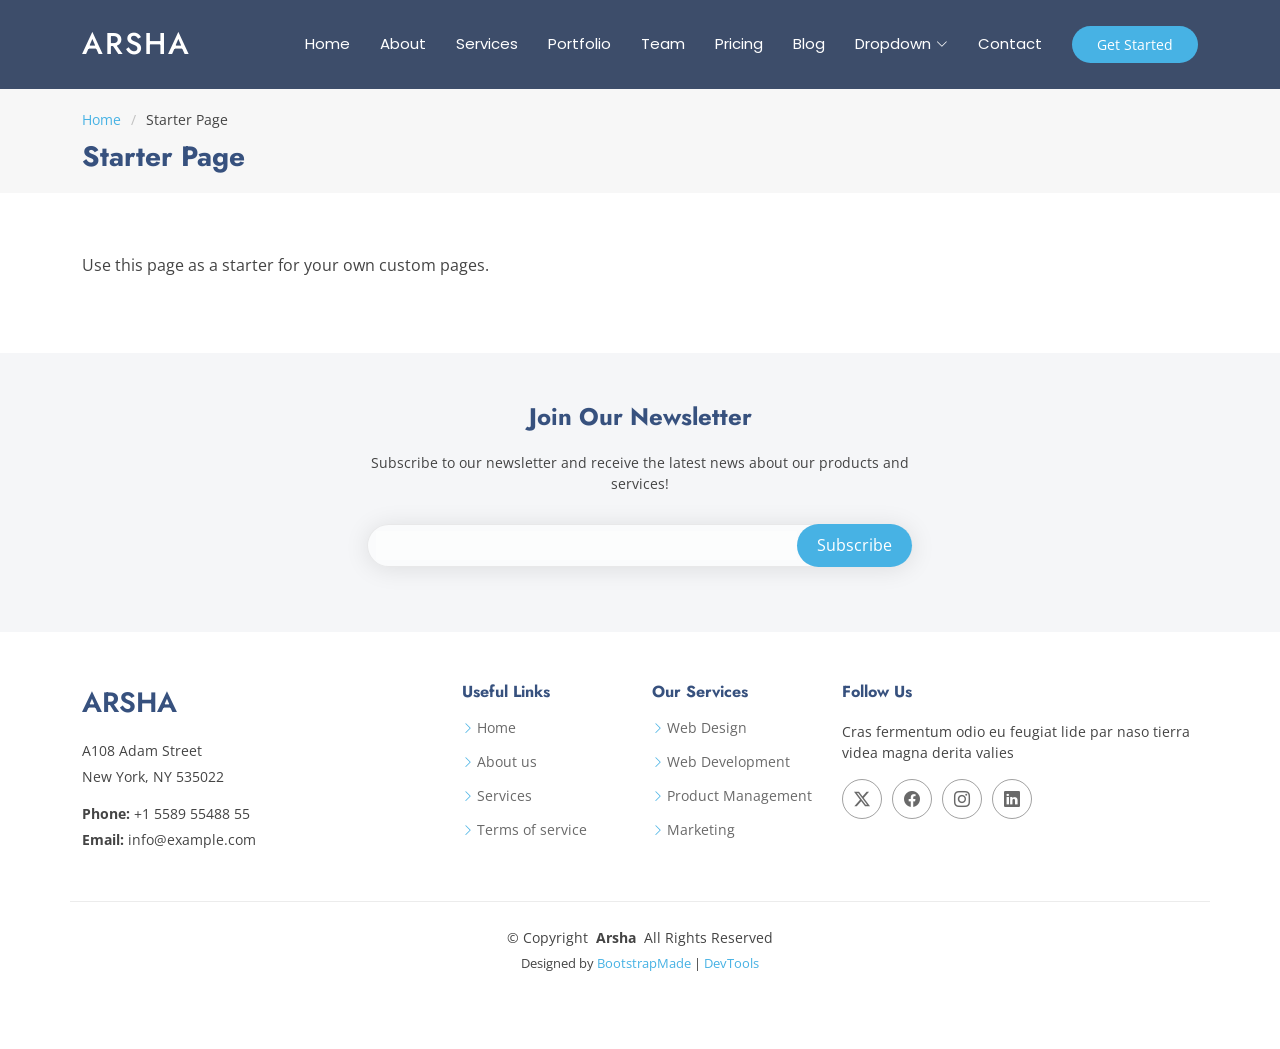
<file: starter-page.html>
<!DOCTYPE html>
<html lang="en">

<head>
  <meta charset="utf-8">
  <meta content="width=device-width, initial-scale=1.0" name="viewport">
  <title>Starter Page - Arsha Bootstrap Template</title>
  <meta name="description" content="">
  <meta name="keywords" content="">

  <!-- Favicons -->
  <link href="assets/img/favicon.png" rel="icon">
  <link href="assets/img/apple-touch-icon.png" rel="apple-touch-icon">

  <!-- Fonts -->
  <link href="https://fonts.googleapis.com" rel="preconnect">
  <link href="https://fonts.gstatic.com" rel="preconnect" crossorigin>
  <link href="https://fonts.googleapis.com/css2?family=Open+Sans:ital,wght@0,300;0,400;0,500;0,600;0,700;0,800;1,300;1,400;1,500;1,600;1,700;1,800&family=Poppins:ital,wght@0,100;0,200;0,300;0,400;0,500;0,600;0,700;0,800;0,900;1,100;1,200;1,300;1,400;1,500;1,600;1,700;1,800;1,900&family=Jost:ital,wght@0,100;0,200;0,300;0,400;0,500;0,600;0,700;0,800;0,900;1,100;1,200;1,300;1,400;1,500;1,600;1,700;1,800;1,900&display=swap" rel="stylesheet">

  <!-- Vendor CSS Files -->
  <link href="assets/vendor/bootstrap/css/bootstrap.min.css" rel="stylesheet">
  <link href="assets/vendor/bootstrap-icons/bootstrap-icons.css" rel="stylesheet">
  <link href="assets/vendor/aos/aos.css" rel="stylesheet">
  <link href="assets/vendor/glightbox/css/glightbox.min.css" rel="stylesheet">
  <link href="assets/vendor/swiper/swiper-bundle.min.css" rel="stylesheet">

  <!-- Main CSS File -->
  <link href="assets/css/main.css" rel="stylesheet">

  <!-- =======================================================
  * Template Name: Arsha
  * Template URL: https://bootstrapmade.com/arsha-free-bootstrap-html-template-corporate/
  * Updated: Feb 22 2025 with Bootstrap v5.3.3
  * Author: BootstrapMade.com
  * License: https://bootstrapmade.com/license/
  ======================================================== -->
</head>

<body class="starter-page-page">

  <header id="header" class="header d-flex align-items-center sticky-top">
    <div class="container-fluid container-xl position-relative d-flex align-items-center">

      <a href="index.html" class="logo d-flex align-items-center me-auto">
        <!-- Uncomment the line below if you also wish to use an image logo -->
        <!-- <img src="assets/img/logo.webp" alt=""> -->
        <h1 class="sitename">Arsha</h1>
      </a>

      <nav id="navmenu" class="navmenu">
        <ul>
          <li><a href="#hero">Home</a></li>
          <li><a href="#about">About</a></li>
          <li><a href="#services">Services</a></li>
          <li><a href="#portfolio">Portfolio</a></li>
          <li><a href="#team">Team</a></li>
          <li><a href="#pricing">Pricing</a></li>
          <li><a href="blog.html">Blog</a></li>
          <li class="dropdown"><a href="#"><span>Dropdown</span> <i class="bi bi-chevron-down toggle-dropdown"></i></a>
            <ul>
              <li><a href="#">Dropdown 1</a></li>
              <li class="dropdown"><a href="#"><span>Deep Dropdown</span> <i class="bi bi-chevron-down toggle-dropdown"></i></a>
                <ul>
                  <li><a href="#">Deep Dropdown 1</a></li>
                  <li><a href="#">Deep Dropdown 2</a></li>
                  <li><a href="#">Deep Dropdown 3</a></li>
                  <li><a href="#">Deep Dropdown 4</a></li>
                  <li><a href="#">Deep Dropdown 5</a></li>
                </ul>
              </li>
              <li><a href="#">Dropdown 2</a></li>
              <li><a href="#">Dropdown 3</a></li>
              <li><a href="#">Dropdown 4</a></li>
            </ul>
          </li>
          <li><a href="#contact">Contact</a></li>
        </ul>
        <i class="mobile-nav-toggle d-xl-none bi bi-list"></i>
      </nav>

      <a class="btn-getstarted" href="#about">Get Started</a>

    </div>
  </header>

  <main class="main">

    <!-- Page Title -->
    <div class="page-title" data-aos="fade">
      <div class="container">
        <nav class="breadcrumbs">
          <ol>
            <li><a href="index.html">Home</a></li>
            <li class="current">Starter Page</li>
          </ol>
        </nav>
        <h1>Starter Page</h1>
      </div>
    </div><!-- End Page Title -->

    <!-- Starter Section Section -->
    <section id="starter-section" class="starter-section section">

      <div class="container" data-aos="fade-up">
        <p>Use this page as a starter for your own custom pages.</p>
      </div>

    </section><!-- /Starter Section Section -->

  </main>

  <footer id="footer" class="footer">

    <div class="footer-newsletter">
      <div class="container">
        <div class="row justify-content-center text-center">
          <div class="col-lg-6">
            <h4>Join Our Newsletter</h4>
            <p>Subscribe to our newsletter and receive the latest news about our products and services!</p>
            <form action="forms/newsletter.php" method="post" class="php-email-form">
              <div class="newsletter-form"><input type="email" name="email"><input type="submit" value="Subscribe"></div>
              <div class="loading">Loading</div>
              <div class="error-message"></div>
              <div class="sent-message">Your subscription request has been sent. Thank you!</div>
            </form>
          </div>
        </div>
      </div>
    </div>

    <div class="container footer-top">
      <div class="row gy-4">
        <div class="col-lg-4 col-md-6 footer-about">
          <a href="index.html" class="d-flex align-items-center">
            <span class="sitename">Arsha</span>
          </a>
          <div class="footer-contact pt-3">
            <p>A108 Adam Street</p>
            <p>New York, NY 535022</p>
            <p class="mt-3"><strong>Phone:</strong> <span>+1 5589 55488 55</span></p>
            <p><strong>Email:</strong> <span>info@example.com</span></p>
          </div>
        </div>

        <div class="col-lg-2 col-md-3 footer-links">
          <h4>Useful Links</h4>
          <ul>
            <li><i class="bi bi-chevron-right"></i> <a href="#">Home</a></li>
            <li><i class="bi bi-chevron-right"></i> <a href="#">About us</a></li>
            <li><i class="bi bi-chevron-right"></i> <a href="#">Services</a></li>
            <li><i class="bi bi-chevron-right"></i> <a href="#">Terms of service</a></li>
          </ul>
        </div>

        <div class="col-lg-2 col-md-3 footer-links">
          <h4>Our Services</h4>
          <ul>
            <li><i class="bi bi-chevron-right"></i> <a href="#">Web Design</a></li>
            <li><i class="bi bi-chevron-right"></i> <a href="#">Web Development</a></li>
            <li><i class="bi bi-chevron-right"></i> <a href="#">Product Management</a></li>
            <li><i class="bi bi-chevron-right"></i> <a href="#">Marketing</a></li>
          </ul>
        </div>

        <div class="col-lg-4 col-md-12">
          <h4>Follow Us</h4>
          <p>Cras fermentum odio eu feugiat lide par naso tierra videa magna derita valies</p>
          <div class="social-links d-flex">
            <a href=""><i class="bi bi-twitter-x"></i></a>
            <a href=""><i class="bi bi-facebook"></i></a>
            <a href=""><i class="bi bi-instagram"></i></a>
            <a href=""><i class="bi bi-linkedin"></i></a>
          </div>
        </div>

      </div>
    </div>

    <div class="container copyright text-center mt-4">
      <p>© <span>Copyright</span> <strong class="px-1 sitename">Arsha</strong> <span>All Rights Reserved</span></p>
      <div class="credits">
        <!-- All the links in the footer should remain intact. -->
        <!-- You can delete the links only if you've purchased the pro version. -->
        <!-- Licensing information: https://bootstrapmade.com/license/ -->
        <!-- Purchase the pro version with working PHP/AJAX contact form: [buy-url] -->
        Designed by <a href="https://bootstrapmade.com/">BootstrapMade</a> | <a href="https://bootstrapmade.com/tools/">DevTools</a>
      </div>
    </div>

  </footer>

  <!-- Scroll Top -->
  <a href="#" id="scroll-top" class="scroll-top d-flex align-items-center justify-content-center"><i class="bi bi-arrow-up-short"></i></a>

  <!-- Preloader -->
  <div id="preloader"></div>

  <!-- Vendor JS Files -->
  <script src="assets/vendor/bootstrap/js/bootstrap.bundle.min.js"></script>
  <script src="assets/vendor/php-email-form/validate.js"></script>
  <script src="assets/vendor/aos/aos.js"></script>
  <script src="assets/vendor/glightbox/js/glightbox.min.js"></script>
  <script src="assets/vendor/swiper/swiper-bundle.min.js"></script>
  <script src="assets/vendor/waypoints/noframework.waypoints.js"></script>
  <script src="assets/vendor/imagesloaded/imagesloaded.pkgd.min.js"></script>
  <script src="assets/vendor/isotope-layout/isotope.pkgd.min.js"></script>

  <!-- Main JS File -->
  <script src="assets/js/main.js"></script>

</body>

</html>
</file>
<file: assets/css/main.css>
/**
* Template Name: Arsha
* Template URL: https://bootstrapmade.com/arsha-free-bootstrap-html-template-corporate/
* Updated: Feb 22 2025 with Bootstrap v5.3.3
* Author: BootstrapMade.com
* License: https://bootstrapmade.com/license/
*/

/*--------------------------------------------------------------
# Font & Color Variables
# Help: https://bootstrapmade.com/color-system/
--------------------------------------------------------------*/
/* Fonts */
:root {
  --default-font: "Open Sans",  system-ui, -apple-system, "Segoe UI", Roboto, "Helvetica Neue", Arial, "Noto Sans", "Liberation Sans", sans-serif, "Apple Color Emoji", "Segoe UI Emoji", "Segoe UI Symbol", "Noto Color Emoji";
  --heading-font: "Jost",  sans-serif;
  --nav-font: "Poppins",  sans-serif;
}

/* Global Colors - The following color variables are used throughout the website. Updating them here will change the color scheme of the entire website */
:root { 
  --background-color: #ffffff; /* Background color for the entire website, including individual sections */
  --default-color: #444444; /* Default color used for the majority of the text content across the entire website */
  --heading-color: #37517e; /* Color for headings, subheadings and title throughout the website */
  --accent-color: #47b2e4; /* Accent color that represents your brand on the website. It's used for buttons, links, and other elements that need to stand out */
  --surface-color: #ffffff; /* The surface color is used as a background of boxed elements within sections, such as cards, icon boxes, or other elements that require a visual separation from the global background. */
  --contrast-color: #ffffff; /* Contrast color for text, ensuring readability against backgrounds of accent, heading, or default colors. */
}

/* Nav Menu Colors - The following color variables are used specifically for the navigation menu. They are separate from the global colors to allow for more customization options */
:root {
  --nav-color: #ffffff;  /* The default color of the main navmenu links */
  --nav-hover-color: #47b2e4; /* Applied to main navmenu links when they are hovered over or active */
  --nav-mobile-background-color: #ffffff; /* Used as the background color for mobile navigation menu */
  --nav-dropdown-background-color: #ffffff; /* Used as the background color for dropdown items that appear when hovering over primary navigation items */
  --nav-dropdown-color: #444444; /* Used for navigation links of the dropdown items in the navigation menu. */
  --nav-dropdown-hover-color: #47b2e4; /* Similar to --nav-hover-color, this color is applied to dropdown navigation links when they are hovered over. */
}

/* Color Presets - These classes override global colors when applied to any section or element, providing reuse of the sam color scheme. */

.light-background {
  --background-color: #f5f6f8;
  --surface-color: #ffffff;
}

.dark-background {
  --background-color: #37517e;
  --default-color: #ffffff;
  --heading-color: #ffffff;
  --surface-color: #4668a2;
  --contrast-color: #ffffff;
}

/* Smooth scroll */
:root {
  scroll-behavior: smooth;
}

/*--------------------------------------------------------------
# General Styling & Shared Classes
--------------------------------------------------------------*/
body {
  color: var(--default-color);
  background-color: var(--background-color);
  font-family: var(--default-font);
}

a {
  color: var(--accent-color);
  text-decoration: none;
  transition: 0.3s;
}

a:hover {
  color: color-mix(in srgb, var(--accent-color), transparent 25%);
  text-decoration: none;
}

h1,
h2,
h3,
h4,
h5,
h6 {
  color: var(--heading-color);
  font-family: var(--heading-font);
}

/* PHP Email Form Messages
------------------------------*/
.php-email-form .error-message {
  display: none;
  background: #df1529;
  color: #ffffff;
  text-align: left;
  padding: 15px;
  margin-bottom: 24px;
  font-weight: 600;
}

.php-email-form .sent-message {
  display: none;
  color: #ffffff;
  background: #059652;
  text-align: center;
  padding: 15px;
  margin-bottom: 24px;
  font-weight: 600;
}

.php-email-form .loading {
  display: none;
  background: var(--surface-color);
  text-align: center;
  padding: 15px;
  margin-bottom: 24px;
}

.php-email-form .loading:before {
  content: "";
  display: inline-block;
  border-radius: 50%;
  width: 24px;
  height: 24px;
  margin: 0 10px -6px 0;
  border: 3px solid var(--accent-color);
  border-top-color: var(--surface-color);
  animation: php-email-form-loading 1s linear infinite;
}

@keyframes php-email-form-loading {
  0% {
    transform: rotate(0deg);
  }

  100% {
    transform: rotate(360deg);
  }
}

/*--------------------------------------------------------------
# Global Header
--------------------------------------------------------------*/
.header {
  --background-color: #3d4d6a;
  --heading-color: #ffffff;
  color: var(--default-color);
  background-color: var(--background-color);
  padding: 15px 0;
  transition: all 0.5s;
  z-index: 997;
}

.header .logo {
  line-height: 1;
}

.header .logo img {
  max-height: 36px;
  margin-right: 8px;
}

.header .logo h1 {
  font-size: 30px;
  margin: 0;
  font-weight: 500;
  color: var(--heading-color);
  letter-spacing: 2px;
  text-transform: uppercase;
}

.header .btn-getstarted,
.header .btn-getstarted:focus {
  color: var(--contrast-color);
  background: var(--accent-color);
  font-size: 14px;
  padding: 8px 25px;
  margin: 0 0 0 30px;
  border-radius: 50px;
  transition: 0.3s;
}

.header .btn-getstarted:hover,
.header .btn-getstarted:focus:hover {
  color: var(--contrast-color);
  background: color-mix(in srgb, var(--accent-color), transparent 15%);
}

@media (max-width: 1200px) {
  .header .logo {
    order: 1;
  }

  .header .btn-getstarted {
    order: 2;
    margin: 0 15px 0 0;
    padding: 6px 15px;
  }

  .header .navmenu {
    order: 3;
  }
}

/* Index Page Header
------------------------------*/
.index-page .header {
  --background-color: rgba(255, 255, 255, 0);
  --heading-color: #ffffff;
  --nav-color: #ffffff;
}

/* Index Page Header on Scroll
------------------------------*/
.index-page.scrolled .header {
  --background-color: rgba(40, 58, 90, 0.9);
}

/*--------------------------------------------------------------
# Navigation Menu
--------------------------------------------------------------*/
/* Desktop Navigation */
@media (min-width: 1200px) {
  .navmenu {
    padding: 0;
  }

  .navmenu ul {
    margin: 0;
    padding: 0;
    display: flex;
    list-style: none;
    align-items: center;
  }

  .navmenu li {
    position: relative;
  }

  .navmenu a,
  .navmenu a:focus {
    color: var(--nav-color);
    padding: 18px 15px;
    font-size: 15px;
    font-family: var(--nav-font);
    font-weight: 400;
    display: flex;
    align-items: center;
    justify-content: space-between;
    white-space: nowrap;
    transition: 0.3s;
  }

  .navmenu a i,
  .navmenu a:focus i {
    font-size: 12px;
    line-height: 0;
    margin-left: 5px;
    transition: 0.3s;
  }

  .navmenu li:last-child a {
    padding-right: 0;
  }

  .navmenu li:hover>a,
  .navmenu .active,
  .navmenu .active:focus {
    color: var(--nav-hover-color);
  }

  .navmenu .dropdown ul {
    margin: 0;
    padding: 10px 0;
    background: var(--nav-dropdown-background-color);
    display: block;
    position: absolute;
    visibility: hidden;
    left: 14px;
    top: 130%;
    opacity: 0;
    transition: 0.3s;
    border-radius: 4px;
    z-index: 99;
    box-shadow: 0px 0px 30px rgba(0, 0, 0, 0.1);
  }

  .navmenu .dropdown ul li {
    min-width: 200px;
  }

  .navmenu .dropdown ul a {
    padding: 10px 20px;
    font-size: 15px;
    text-transform: none;
    color: var(--nav-dropdown-color);
  }

  .navmenu .dropdown ul a i {
    font-size: 12px;
  }

  .navmenu .dropdown ul a:hover,
  .navmenu .dropdown ul .active:hover,
  .navmenu .dropdown ul li:hover>a {
    color: var(--nav-dropdown-hover-color);
  }

  .navmenu .dropdown:hover>ul {
    opacity: 1;
    top: 100%;
    visibility: visible;
  }

  .navmenu .dropdown .dropdown ul {
    top: 0;
    left: -90%;
    visibility: hidden;
  }

  .navmenu .dropdown .dropdown:hover>ul {
    opacity: 1;
    top: 0;
    left: -100%;
    visibility: visible;
  }

  .navmenu .megamenu {
    position: static;
  }

  .navmenu .megamenu ul {
    margin: 0;
    padding: 10px;
    background: var(--nav-dropdown-background-color);
    box-shadow: 0px 0px 20px rgba(0, 0, 0, 0.1);
    position: absolute;
    top: 130%;
    left: 0;
    right: 0;
    visibility: hidden;
    opacity: 0;
    display: flex;
    transition: 0.3s;
    border-radius: 4px;
    z-index: 99;
  }

  .navmenu .megamenu ul li {
    flex: 1;
  }

  .navmenu .megamenu ul li a,
  .navmenu .megamenu ul li:hover>a {
    padding: 10px 20px;
    font-size: 15px;
    color: var(--nav-dropdown-color);
  }

  .navmenu .megamenu ul li a:hover,
  .navmenu .megamenu ul li .active,
  .navmenu .megamenu ul li .active:hover {
    color: var(--nav-dropdown-hover-color);
  }

  .navmenu .megamenu:hover>ul {
    opacity: 1;
    top: 100%;
    visibility: visible;
  }

  .navmenu .dd-box-shadow {
    box-shadow: 0px 0px 30px rgba(0, 0, 0, 0.1);
  }
}

/* Mobile Navigation */
@media (max-width: 1199px) {
  .mobile-nav-toggle {
    color: var(--nav-color);
    font-size: 28px;
    line-height: 0;
    margin-right: 10px;
    cursor: pointer;
    transition: color 0.3s;
  }

  .navmenu {
    padding: 0;
    z-index: 9997;
  }

  .navmenu ul {
    display: none;
    list-style: none;
    position: absolute;
    inset: 60px 20px 20px 20px;
    padding: 10px 0;
    margin: 0;
    border-radius: 6px;
    background-color: var(--nav-mobile-background-color);
    overflow-y: auto;
    transition: 0.3s;
    z-index: 9998;
    box-shadow: 0px 0px 30px rgba(0, 0, 0, 0.1);
  }

  .navmenu a,
  .navmenu a:focus {
    color: var(--nav-dropdown-color);
    padding: 10px 20px;
    font-family: var(--nav-font);
    font-size: 17px;
    font-weight: 500;
    display: flex;
    align-items: center;
    justify-content: space-between;
    white-space: nowrap;
    transition: 0.3s;
  }

  .navmenu a i,
  .navmenu a:focus i {
    font-size: 12px;
    line-height: 0;
    margin-left: 5px;
    width: 30px;
    height: 30px;
    display: flex;
    align-items: center;
    justify-content: center;
    border-radius: 50%;
    transition: 0.3s;
    background-color: color-mix(in srgb, var(--accent-color), transparent 90%);
  }

  .navmenu a i:hover,
  .navmenu a:focus i:hover {
    background-color: var(--accent-color);
    color: var(--contrast-color);
  }

  .navmenu a:hover,
  .navmenu .active,
  .navmenu .active:focus {
    color: var(--nav-dropdown-hover-color);
  }

  .navmenu .active i,
  .navmenu .active:focus i {
    background-color: var(--accent-color);
    color: var(--contrast-color);
    transform: rotate(180deg);
  }

  .navmenu .dropdown ul {
    position: static;
    display: none;
    z-index: 99;
    padding: 10px 0;
    margin: 10px 20px;
    background-color: var(--nav-dropdown-background-color);
    border: 1px solid color-mix(in srgb, var(--default-color), transparent 90%);
    box-shadow: none;
    transition: all 0.5s ease-in-out;
  }

  .navmenu .dropdown ul ul {
    background-color: rgba(33, 37, 41, 0.1);
  }

  .navmenu .dropdown>.dropdown-active {
    display: block;
    background-color: rgba(33, 37, 41, 0.03);
  }

  .mobile-nav-active {
    overflow: hidden;
  }

  .mobile-nav-active .mobile-nav-toggle {
    color: #fff;
    position: absolute;
    font-size: 32px;
    top: 15px;
    right: 15px;
    margin-right: 0;
    z-index: 9999;
  }

  .mobile-nav-active .navmenu {
    position: fixed;
    overflow: hidden;
    inset: 0;
    background: rgba(33, 37, 41, 0.8);
    transition: 0.3s;
  }

  .mobile-nav-active .navmenu>ul {
    display: block;
  }
}

/*--------------------------------------------------------------
# Global Footer
--------------------------------------------------------------*/
.footer {
  color: var(--default-color);
  background-color: var(--background-color);
  font-size: 14px;
  padding-bottom: 50px;
  position: relative;
}

.footer .footer-newsletter {
  background-color: color-mix(in srgb, var(--heading-color), transparent 95%);
  padding: 50px 0;
}

.footer .footer-newsletter h4 {
  font-size: 24px;
}

.footer .footer-newsletter .newsletter-form {
  margin-top: 30px;
  margin-bottom: 15px;
  padding: 6px 8px;
  position: relative;
  background-color: color-mix(in srgb, var(--background-color), transparent 50%);
  border: 1px solid color-mix(in srgb, var(--default-color), transparent 90%);
  box-shadow: 0px 2px 25px rgba(0, 0, 0, 0.1);
  display: flex;
  transition: 0.3s;
  border-radius: 50px;
}

.footer .footer-newsletter .newsletter-form:focus-within {
  border-color: var(--accent-color);
}

.footer .footer-newsletter .newsletter-form input[type=email] {
  border: 0;
  padding: 4px;
  width: 100%;
  background-color: color-mix(in srgb, var(--background-color), transparent 50%);
  color: var(--default-color);
}

.footer .footer-newsletter .newsletter-form input[type=email]:focus-visible {
  outline: none;
}

.footer .footer-newsletter .newsletter-form input[type=submit] {
  border: 0;
  font-size: 16px;
  padding: 0 20px;
  margin: -7px -8px -7px 0;
  background: var(--accent-color);
  color: var(--contrast-color);
  transition: 0.3s;
  border-radius: 50px;
}

.footer .footer-newsletter .newsletter-form input[type=submit]:hover {
  background: color-mix(in srgb, var(--accent-color), transparent 20%);
}

.footer .footer-top {
  padding-top: 50px;
}

.footer .social-links a {
  display: flex;
  align-items: center;
  justify-content: center;
  width: 40px;
  height: 40px;
  border-radius: 50%;
  border: 1px solid color-mix(in srgb, var(--default-color), transparent 50%);
  font-size: 16px;
  color: color-mix(in srgb, var(--default-color), transparent 20%);
  margin-right: 10px;
  transition: 0.3s;
}

.footer .social-links a:hover {
  color: var(--accent-color);
  border-color: var(--accent-color);
}

.footer h4 {
  font-size: 16px;
  font-weight: bold;
  position: relative;
  padding-bottom: 12px;
}

.footer .footer-links {
  margin-bottom: 30px;
}

.footer .footer-links ul {
  list-style: none;
  padding: 0;
  margin: 0;
}

.footer .footer-links ul i {
  margin-right: 3px;
  font-size: 12px;
  line-height: 0;
  color: var(--accent-color);
}

.footer .footer-links ul li {
  padding: 10px 0;
  display: flex;
  align-items: center;
}

.footer .footer-links ul li:first-child {
  padding-top: 0;
}

.footer .footer-links ul a {
  display: inline-block;
  color: color-mix(in srgb, var(--default-color), transparent 20%);
  line-height: 1;
}

.footer .footer-links ul a:hover {
  color: var(--accent-color);
}

.footer .footer-about a {
  color: var(--heading-color);
  font-size: 28px;
  font-weight: 600;
  text-transform: uppercase;
  font-family: var(--heading-font);
}

.footer .footer-contact p {
  margin-bottom: 5px;
}

.footer .copyright {
  padding-top: 25px;
  padding-bottom: 25px;
  border-top: 1px solid color-mix(in srgb, var(--default-color), transparent 90%);
}

.footer .copyright p {
  margin-bottom: 0;
}

.footer .credits {
  margin-top: 6px;
  font-size: 13px;
}

/*--------------------------------------------------------------
# Preloader
--------------------------------------------------------------*/
#preloader {
  position: fixed;
  inset: 0;
  z-index: 999999;
  overflow: hidden;
  background: var(--background-color);
  transition: all 0.6s ease-out;
}

#preloader:before {
  content: "";
  position: fixed;
  top: calc(50% - 30px);
  left: calc(50% - 30px);
  border: 6px solid #ffffff;
  border-color: var(--accent-color) transparent var(--accent-color) transparent;
  border-radius: 50%;
  width: 60px;
  height: 60px;
  animation: animate-preloader 1.5s linear infinite;
}

@keyframes animate-preloader {
  0% {
    transform: rotate(0deg);
  }

  100% {
    transform: rotate(360deg);
  }
}

/*--------------------------------------------------------------
# Scroll Top Button
--------------------------------------------------------------*/
.scroll-top {
  position: fixed;
  visibility: hidden;
  opacity: 0;
  right: 15px;
  bottom: -15px;
  z-index: 99999;
  background-color: var(--accent-color);
  width: 44px;
  height: 44px;
  border-radius: 50px;
  transition: all 0.4s;
}

.scroll-top i {
  font-size: 24px;
  color: var(--contrast-color);
  line-height: 0;
}

.scroll-top:hover {
  background-color: color-mix(in srgb, var(--accent-color), transparent 20%);
  color: var(--contrast-color);
}

.scroll-top.active {
  visibility: visible;
  opacity: 1;
  bottom: 15px;
}

/*--------------------------------------------------------------
# Disable aos animation delay on mobile devices
--------------------------------------------------------------*/
@media screen and (max-width: 768px) {
  [data-aos-delay] {
    transition-delay: 0 !important;
  }
}

/*--------------------------------------------------------------
# Global Page Titles & Breadcrumbs
--------------------------------------------------------------*/
.page-title {
  --background-color: color-mix(in srgb, var(--default-color), transparent 96%);
  color: var(--default-color);
  background-color: var(--background-color);
  padding: 20px 0;
  position: relative;
}

.page-title h1 {
  font-size: 28px;
  font-weight: 700;
  margin: 0;
}

.page-title .breadcrumbs ol {
  display: flex;
  flex-wrap: wrap;
  list-style: none;
  padding: 0 0 10px 0;
  margin: 0;
  font-size: 14px;
}

.page-title .breadcrumbs ol li+li {
  padding-left: 10px;
}

.page-title .breadcrumbs ol li+li::before {
  content: "/";
  display: inline-block;
  padding-right: 10px;
  color: color-mix(in srgb, var(--default-color), transparent 70%);
}

/*--------------------------------------------------------------
# Global Sections
--------------------------------------------------------------*/
section,
.section {
  color: var(--default-color);
  background-color: var(--background-color);
  padding: 60px 0;
  scroll-margin-top: 88px;
  overflow: clip;
}

@media (max-width: 1199px) {

  section,
  .section {
    scroll-margin-top: 66px;
  }
}

/*--------------------------------------------------------------
# Global Section Titles
--------------------------------------------------------------*/
.section-title {
  text-align: center;
  padding-bottom: 60px;
  position: relative;
}

.section-title h2 {
  font-size: 32px;
  font-weight: 700;
  margin-bottom: 20px;
  padding-bottom: 20px;
  text-transform: uppercase;
  position: relative;
}

.section-title h2:before {
  content: "";
  position: absolute;
  display: block;
  width: 160px;
  height: 1px;
  background: color-mix(in srgb, var(--default-color), transparent 60%);
  left: 0;
  right: 0;
  bottom: 1px;
  margin: auto;
}

.section-title h2::after {
  content: "";
  position: absolute;
  display: block;
  width: 60px;
  height: 3px;
  background: var(--accent-color);
  left: 0;
  right: 0;
  bottom: 0;
  margin: auto;
}

.section-title p {
  margin-bottom: 0;
}

/*--------------------------------------------------------------
# Hero Section
--------------------------------------------------------------*/
.hero {
  width: 100%;
  min-height: 80vh;
  position: relative;
  padding: 120px 0 60px 0;
  display: flex;
  align-items: center;
}

.hero h1 {
  margin: 0;
  font-size: 48px;
  font-weight: 700;
  line-height: 56px;
}

.hero p {
  color: color-mix(in srgb, var(--default-color), transparent 30%);
  margin: 5px 0 30px 0;
  font-size: 22px;
  line-height: 1.3;
  font-weight: 600;
}

.hero .btn-get-started {
  color: var(--contrast-color);
  background: var(--accent-color);
  font-family: var(--heading-font);
  font-weight: 500;
  font-size: 15px;
  letter-spacing: 1px;
  display: inline-block;
  padding: 10px 28px 12px 28px;
  border-radius: 50px;
  transition: 0.5s;
}

.hero .btn-get-started:hover {
  color: var(--contrast-color);
  background: color-mix(in srgb, var(--accent-color), transparent 15%);
}

.hero .btn-watch-video {
  font-size: 16px;
  transition: 0.5s;
  margin-left: 25px;
  color: var(--default-color);
  font-weight: 600;
}

.hero .btn-watch-video i {
  color: var(--contrast-color);
  font-size: 32px;
  transition: 0.3s;
  line-height: 0;
  margin-right: 8px;
}

.hero .btn-watch-video:hover {
  color: var(--accent-color);
}

.hero .btn-watch-video:hover i {
  color: color-mix(in srgb, var(--accent-color), transparent 15%);
}

.hero .animated {
  animation: up-down 2s ease-in-out infinite alternate-reverse both;
}

@media (max-width: 640px) {
  .hero h1 {
    font-size: 28px;
    line-height: 36px;
  }

  .hero p {
    font-size: 18px;
    line-height: 24px;
    margin-bottom: 30px;
  }

  .hero .btn-get-started,
  .hero .btn-watch-video {
    font-size: 13px;
  }
}

@keyframes up-down {
  0% {
    transform: translateY(10px);
  }

  100% {
    transform: translateY(-10px);
  }
}

/*--------------------------------------------------------------
# Clients Section
--------------------------------------------------------------*/
.clients {
  padding: 12px 0;
}

.clients .swiper {
  padding: 10px 0;
}

.clients .swiper-wrapper {
  height: auto;
}

.clients .swiper-slide img {
  transition: 0.3s;
  padding: 0 10px;
}

.clients .swiper-slide img:hover {
  transform: scale(1.1);
}

/*--------------------------------------------------------------
# About Section
--------------------------------------------------------------*/
.about ul {
  list-style: none;
  padding: 0;
}

.about ul li {
  padding-bottom: 5px;
  display: flex;
  align-items: center;
}

.about ul i {
  font-size: 20px;
  padding-right: 4px;
  color: var(--accent-color);
}

.about .read-more {
  color: var(--accent-color);
  font-family: var(--heading-font);
  font-weight: 500;
  font-size: 16px;
  letter-spacing: 1px;
  padding: 8px 28px;
  border-radius: 5px;
  transition: 0.3s;
  display: inline-flex;
  align-items: center;
  justify-content: center;
  border: 2px solid var(--accent-color);
}

.about .read-more i {
  font-size: 18px;
  margin-left: 5px;
  line-height: 0;
  transition: 0.3s;
}

.about .read-more:hover {
  background: var(--accent-color);
  color: var(--contrast-color);
}

.about .read-more:hover i {
  transform: translate(5px, 0);
}

/*--------------------------------------------------------------
# Why Us Section
--------------------------------------------------------------*/
.why-us {
  padding: 30px 0;
}

.why-us .content h3 {
  font-weight: 400;
  font-size: 34px;
}

.why-us .content p {
  color: color-mix(in srgb, var(--default-color), transparent 30%);
}

.why-us .faq-container .faq-item {
  background-color: var(--surface-color);
  position: relative;
  padding: 20px;
  margin-bottom: 20px;
  box-shadow: 0px 5px 25px 0px rgba(0, 0, 0, 0.1);
  overflow: hidden;
}

.why-us .faq-container .faq-item:last-child {
  margin-bottom: 0;
}

.why-us .faq-container .faq-item h3 {
  font-weight: 500;
  font-size: 17px;
  line-height: 24px;
  margin: 0 30px 0 0;
  transition: 0.3s;
  cursor: pointer;
}

.why-us .faq-container .faq-item h3 span {
  color: var(--accent-color);
  padding-right: 5px;
  font-weight: 600;
}

.why-us .faq-container .faq-item h3:hover {
  color: var(--accent-color);
}

.why-us .faq-container .faq-item .faq-content {
  display: grid;
  grid-template-rows: 0fr;
  transition: 0.3s ease-in-out;
  visibility: hidden;
  opacity: 0;
}

.why-us .faq-container .faq-item .faq-content p {
  margin-bottom: 0;
  overflow: hidden;
}

.why-us .faq-container .faq-item .faq-icon {
  position: absolute;
  top: 22px;
  left: 20px;
  font-size: 22px;
  line-height: 0;
  transition: 0.3s;
  color: var(--accent-color);
}

.why-us .faq-container .faq-item .faq-toggle {
  position: absolute;
  top: 20px;
  right: 20px;
  font-size: 16px;
  line-height: 0;
  transition: 0.3s;
  cursor: pointer;
}

.why-us .faq-container .faq-item .faq-toggle:hover {
  color: var(--accent-color);
}

.why-us .faq-container .faq-active h3 {
  color: var(--accent-color);
}

.why-us .faq-container .faq-active .faq-content {
  grid-template-rows: 1fr;
  visibility: visible;
  opacity: 1;
  padding-top: 10px;
}

.why-us .faq-container .faq-active .faq-toggle {
  transform: rotate(90deg);
  color: var(--accent-color);
}

.why-us .why-us-img {
  display: flex;
  align-items: center;
  justify-content: center;
}

.why-us .why-us-img img {
  max-height: 70%;
}

/*--------------------------------------------------------------
# Skills Section
--------------------------------------------------------------*/
.skills .content h3 {
  font-size: 2rem;
  font-weight: 700;
}

.skills .content p {
  color: color-mix(in srgb, var(--default-color), transparent 30%);
}

.skills .content p:last-child {
  margin-bottom: 0;
}

.skills .content ul {
  list-style: none;
  padding: 0;
}

.skills .content ul li {
  padding-bottom: 10px;
}

.skills .progress {
  height: 60px;
  display: block;
  background: none;
  border-radius: 0;
}

.skills .progress .skill {
  color: var(--default-color);
  padding: 0;
  margin: 0 0 6px 0;
  text-transform: uppercase;
  display: block;
  font-weight: 600;
  font-family: var(--heading-font);
}

.skills .progress .skill .val {
  float: right;
  font-style: normal;
}

.skills .progress-bar-wrap {
  background: color-mix(in srgb, var(--heading-color), transparent 90%);
  height: 10px;
}

.skills .progress-bar {
  width: 1px;
  height: 10px;
  transition: 0.9s;
  background-color: var(--heading-color);
}

/*--------------------------------------------------------------
# Services Section
--------------------------------------------------------------*/
.services .service-item {
  background-color: var(--surface-color);
  box-shadow: 0px 5px 90px 0px rgba(0, 0, 0, 0.1);
  padding: 50px 30px;
  transition: all ease-in-out 0.4s;
  height: 100%;
}

.services .service-item .icon {
  margin-bottom: 10px;
}

.services .service-item .icon i {
  color: var(--accent-color);
  font-size: 36px;
  transition: 0.3s;
}

.services .service-item h4 {
  font-weight: 700;
  margin-bottom: 15px;
  font-size: 20px;
}

.services .service-item h4 a {
  color: var(--heading-color);
  transition: ease-in-out 0.3s;
}

.services .service-item p {
  line-height: 24px;
  font-size: 14px;
  margin-bottom: 0;
}

.services .service-item:hover {
  transform: translateY(-10px);
}

.services .service-item:hover h4 a {
  color: var(--accent-color);
}

/*--------------------------------------------------------------
# Work Process Section
--------------------------------------------------------------*/
.work-process .steps-item {
  background: var(--surface-color);
  border-radius: 20px;
  height: 100%;
  transition: all 0.3s ease-in-out;
  box-shadow: 0 5px 20px color-mix(in srgb, var(--default-color), transparent 92%);
}

.work-process .steps-item .steps-image {
  border-radius: 20px 20px 0 0;
  overflow: hidden;
}

.work-process .steps-item:hover {
  transform: translateY(-10px);
  box-shadow: 0 15px 30px color-mix(in srgb, var(--accent-color), transparent 85%);
}

.work-process .steps-item:hover .steps-number {
  background: var(--accent-color);
  color: var(--contrast-color);
}

.work-process .steps-item:hover .steps-image img {
  transform: scale(1.1);
}

.work-process .steps-image {
  position: relative;
  height: 280px;
}

.work-process .steps-image img {
  width: 100%;
  height: 100%;
  object-fit: cover;
  transition: transform 0.6s ease;
}

.work-process .steps-content {
  position: relative;
  padding: 40px 30px 30px;
}

.work-process .steps-content .steps-number {
  position: absolute;
  left: 30px;
  top: -30px;
  width: 60px;
  height: 60px;
  background: var(--accent-color);
  color: var(--contrast-color);
  border-radius: 50%;
  font-family: var(--heading-font);
  font-size: 24px;
  font-weight: 700;
  display: flex;
  align-items: center;
  justify-content: center;
  transition: all 0.3s ease-in-out;
}

.work-process .steps-content h3 {
  font-size: 24px;
  font-weight: 700;
  margin-bottom: 15px;
}

.work-process .steps-content p {
  font-size: 15px;
  color: color-mix(in srgb, var(--default-color), transparent 20%);
  margin-bottom: 25px;
}

.work-process .steps-features .feature-item {
  display: flex;
  align-items: center;
  margin-bottom: 12px;
}

.work-process .steps-features .feature-item:last-child {
  margin-bottom: 0;
}

.work-process .steps-features .feature-item i {
  color: var(--accent-color);
  font-size: 18px;
  margin-right: 10px;
}

.work-process .steps-features .feature-item span {
  font-size: 14px;
  color: color-mix(in srgb, var(--default-color), transparent 15%);
}

@media (max-width: 1199px) {
  .work-process .steps-image {
    height: 240px;
  }

  .work-process .steps-content {
    padding: 35px 25px 25px;
  }

  .work-process .steps-content h3 {
    font-size: 22px;
  }
}

@media (max-width: 991px) {
  .work-process .steps-item {
    margin-bottom: 30px;
  }

  .work-process .steps-image {
    height: 220px;
  }

  .work-process .steps-content {
    padding: 30px 20px 20px;
  }

  .work-process .steps-content .steps-number {
    width: 50px;
    height: 50px;
    font-size: 20px;
    left: 25px;
    top: -25px;
  }

  .work-process .steps-content h3 {
    font-size: 20px;
    margin-bottom: 12px;
  }

  .work-process .steps-content p {
    font-size: 14px;
    margin-bottom: 20px;
  }
}

/*--------------------------------------------------------------
# Call To Action Section
--------------------------------------------------------------*/
.call-to-action {
  padding: 120px 0;
  position: relative;
  clip-path: inset(0);
}

.call-to-action img {
  position: fixed;
  top: 0;
  left: 0;
  display: block;
  width: 100%;
  height: 100%;
  object-fit: cover;
  z-index: 1;
}

.call-to-action:before {
  content: "";
  background: color-mix(in srgb, var(--background-color), transparent 35%);
  position: absolute;
  inset: 0;
  z-index: 2;
}

.call-to-action .container {
  position: relative;
  z-index: 3;
}

.call-to-action h3 {
  color: var(--default-color);
  font-size: 28px;
  font-weight: 700;
}

.call-to-action p {
  color: var(--default-color);
}

.call-to-action .cta-btn {
  font-family: var(--heading-font);
  font-weight: 500;
  font-size: 16px;
  letter-spacing: 1px;
  display: inline-block;
  padding: 12px 40px;
  border-radius: 50px;
  transition: 0.5s;
  margin: 10px;
  border: 2px solid var(--contrast-color);
  color: var(--contrast-color);
}

.call-to-action .cta-btn:hover {
  background: var(--accent-color);
  border: 2px solid var(--accent-color);
}

/*--------------------------------------------------------------
# Portfolio Section
--------------------------------------------------------------*/
.portfolio .portfolio-filters {
  padding: 0;
  margin: 0 auto 20px auto;
  list-style: none;
  text-align: center;
}

.portfolio .portfolio-filters li {
  cursor: pointer;
  display: inline-block;
  padding: 8px 20px 10px 20px;
  margin: 0;
  font-size: 15px;
  font-weight: 500;
  line-height: 1;
  margin-bottom: 5px;
  border-radius: 50px;
  transition: all 0.3s ease-in-out;
  font-family: var(--heading-font);
}

.portfolio .portfolio-filters li:hover,
.portfolio .portfolio-filters li.filter-active {
  color: var(--contrast-color);
  background-color: var(--accent-color);
}

.portfolio .portfolio-filters li:first-child {
  margin-left: 0;
}

.portfolio .portfolio-filters li:last-child {
  margin-right: 0;
}

@media (max-width: 575px) {
  .portfolio .portfolio-filters li {
    font-size: 14px;
    margin: 0 0 10px 0;
  }
}

.portfolio .portfolio-item {
  position: relative;
  overflow: hidden;
}

.portfolio .portfolio-item .portfolio-info {
  opacity: 0;
  position: absolute;
  left: 12px;
  right: 12px;
  bottom: -100%;
  z-index: 3;
  transition: all ease-in-out 0.5s;
  background: color-mix(in srgb, var(--background-color), transparent 10%);
  padding: 15px;
}

.portfolio .portfolio-item .portfolio-info h4 {
  font-size: 18px;
  font-weight: 600;
  padding-right: 50px;
}

.portfolio .portfolio-item .portfolio-info p {
  color: color-mix(in srgb, var(--default-color), transparent 30%);
  font-size: 14px;
  margin-bottom: 0;
  padding-right: 50px;
}

.portfolio .portfolio-item .portfolio-info .preview-link,
.portfolio .portfolio-item .portfolio-info .details-link {
  position: absolute;
  right: 50px;
  font-size: 24px;
  top: calc(50% - 14px);
  color: color-mix(in srgb, var(--default-color), transparent 30%);
  transition: 0.3s;
  line-height: 0;
}

.portfolio .portfolio-item .portfolio-info .preview-link:hover,
.portfolio .portfolio-item .portfolio-info .details-link:hover {
  color: var(--accent-color);
}

.portfolio .portfolio-item .portfolio-info .details-link {
  right: 14px;
  font-size: 28px;
}

.portfolio .portfolio-item:hover .portfolio-info {
  opacity: 1;
  bottom: 0;
}

/*--------------------------------------------------------------
# Team Section
--------------------------------------------------------------*/
.team .team-member {
  background-color: var(--surface-color);
  box-shadow: 0px 2px 15px rgba(0, 0, 0, 0.1);
  position: relative;
  border-radius: 5px;
  transition: 0.5s;
  padding: 30px;
  height: 100%;
}

@media (max-width: 468px) {
  .team .team-member {
    flex-direction: column;
    justify-content: center !important;
    align-items: center !important;
  }
}

.team .team-member .pic {
  overflow: hidden;
  width: 150px;
  border-radius: 50%;
  flex-shrink: 0;
}

.team .team-member .pic img {
  transition: ease-in-out 0.3s;
}

.team .team-member:hover {
  transform: translateY(-10px);
}

.team .team-member .member-info {
  padding-left: 30px;
}

@media (max-width: 468px) {
  .team .team-member .member-info {
    padding: 30px 0 0 0;
    text-align: center;
  }
}

.team .team-member h4 {
  font-weight: 700;
  margin-bottom: 5px;
  font-size: 20px;
}

.team .team-member span {
  display: block;
  font-size: 15px;
  padding-bottom: 10px;
  position: relative;
  font-weight: 500;
}

.team .team-member span::after {
  content: "";
  position: absolute;
  display: block;
  width: 50px;
  height: 1px;
  background: color-mix(in srgb, var(--default-color), transparent 85%);
  bottom: 0;
  left: 0;
}

@media (max-width: 468px) {
  .team .team-member span::after {
    left: calc(50% - 25px);
  }
}

.team .team-member p {
  margin: 10px 0 0 0;
  font-size: 14px;
}

.team .team-member .social {
  margin-top: 12px;
  display: flex;
  align-items: center;
  justify-content: start;
  width: 100%;
}

@media (max-width: 468px) {
  .team .team-member .social {
    justify-content: center;
  }
}

.team .team-member .social a {
  background: color-mix(in srgb, var(--default-color), transparent 94%);
  transition: ease-in-out 0.3s;
  display: flex;
  align-items: center;
  justify-content: center;
  border-radius: 50px;
  width: 36px;
  height: 36px;
}

.team .team-member .social a i {
  color: color-mix(in srgb, var(--default-color), transparent 20%);
  font-size: 16px;
  margin: 0 2px;
}

.team .team-member .social a:hover {
  background: var(--accent-color);
}

.team .team-member .social a:hover i {
  color: var(--contrast-color);
}

.team .team-member .social a+a {
  margin-left: 8px;
}

/*--------------------------------------------------------------
# Pricing Section
--------------------------------------------------------------*/
.pricing .pricing-item {
  background-color: var(--surface-color);
  box-shadow: 0 3px 20px -2px rgba(0, 0, 0, 0.1);
  border-top: 4px solid var(--background-color);
  padding: 60px 40px;
  height: 100%;
  border-radius: 5px;
}

.pricing h3 {
  font-weight: 600;
  margin-bottom: 15px;
  font-size: 20px;
}

.pricing h4 {
  color: var(--accent-color);
  font-size: 48px;
  font-weight: 400;
  font-family: var(--heading-font);
  margin-bottom: 0;
}

.pricing h4 sup {
  font-size: 28px;
}

.pricing h4 span {
  color: color-mix(in srgb, var(--default-color), transparent 50%);
  font-size: 18px;
}

.pricing ul {
  padding: 20px 0;
  list-style: none;
  color: color-mix(in srgb, var(--default-color), transparent 30%);
  text-align: left;
  line-height: 20px;
}

.pricing ul li {
  padding: 10px 0;
  display: flex;
  align-items: center;
}

.pricing ul i {
  color: #059652;
  font-size: 24px;
  padding-right: 3px;
}

.pricing ul .na {
  color: color-mix(in srgb, var(--default-color), transparent 60%);
}

.pricing ul .na i {
  color: color-mix(in srgb, var(--default-color), transparent 60%);
}

.pricing ul .na span {
  text-decoration: line-through;
}

.pricing .buy-btn {
  color: var(--accent-color);
  display: inline-block;
  padding: 8px 35px 10px 35px;
  border-radius: 50px;
  transition: none;
  font-size: 16px;
  font-weight: 500;
  font-family: var(--heading-font);
  transition: 0.3s;
  border: 1px solid var(--accent-color);
}

.pricing .buy-btn:hover {
  background: var(--accent-color);
  color: var(--contrast-color);
}

.pricing .featured {
  border-top-color: var(--accent-color);
}

.pricing .featured .buy-btn {
  background: var(--accent-color);
  color: var(--contrast-color);
}

@media (max-width: 992px) {
  .pricing .box {
    max-width: 60%;
    margin: 0 auto 30px auto;
  }
}

@media (max-width: 767px) {
  .pricing .box {
    max-width: 80%;
    margin: 0 auto 30px auto;
  }
}

@media (max-width: 420px) {
  .pricing .box {
    max-width: 100%;
    margin: 0 auto 30px auto;
  }
}

/*--------------------------------------------------------------
# Testimonials Section
--------------------------------------------------------------*/
.testimonials .section-header {
  margin-bottom: 40px;
}

.testimonials .testimonials-carousel,
.testimonials .testimonials-slider {
  overflow: hidden;
}

.testimonials .testimonial-item {
  text-align: center;
}

.testimonials .testimonial-item .testimonial-img {
  width: 120px;
  border-radius: 50%;
  border: 4px solid var(--background-color);
  margin: 0 auto;
}

.testimonials .testimonial-item h3 {
  font-size: 20px;
  font-weight: bold;
  margin: 10px 0 5px 0;
}

.testimonials .testimonial-item h4 {
  font-size: 14px;
  color: color-mix(in srgb, var(--default-color), transparent 40%);
  margin: 0 0 15px 0;
}

.testimonials .testimonial-item .stars {
  margin-bottom: 15px;
}

.testimonials .testimonial-item .stars i {
  color: #ffc107;
  margin: 0 1px;
}

.testimonials .testimonial-item .quote-icon-left,
.testimonials .testimonial-item .quote-icon-right {
  color: color-mix(in srgb, var(--accent-color), transparent 50%);
  font-size: 26px;
  line-height: 0;
}

.testimonials .testimonial-item .quote-icon-left {
  display: inline-block;
  left: -5px;
  position: relative;
}

.testimonials .testimonial-item .quote-icon-right {
  display: inline-block;
  right: -5px;
  position: relative;
  top: 10px;
  transform: scale(-1, -1);
}

.testimonials .testimonial-item p {
  font-style: italic;
  margin: 0 auto 15px auto;
}

.testimonials .swiper-wrapper {
  height: auto;
}

.testimonials .swiper-pagination {
  margin-top: 20px;
  position: relative;
}

.testimonials .swiper-pagination .swiper-pagination-bullet {
  width: 12px;
  height: 12px;
  opacity: 1;
  background-color: color-mix(in srgb, var(--default-color), transparent 85%);
}

.testimonials .swiper-pagination .swiper-pagination-bullet-active {
  background-color: var(--accent-color);
}

@media (min-width: 992px) {
  .testimonials .testimonial-item p {
    width: 80%;
  }
}

/*--------------------------------------------------------------
# Faq 2 Section
--------------------------------------------------------------*/
.faq-2 .faq-container {
  margin-top: 15px;
}

.faq-2 .faq-container .faq-item {
  background-color: var(--surface-color);
  position: relative;
  padding: 20px;
  margin-bottom: 20px;
  overflow: hidden;
}

.faq-2 .faq-container .faq-item:last-child {
  margin-bottom: 0;
}

.faq-2 .faq-container .faq-item h3 {
  font-weight: 600;
  font-size: 18px;
  line-height: 24px;
  margin: 0 30px 0 32px;
  transition: 0.3s;
  cursor: pointer;
}

.faq-2 .faq-container .faq-item h3 span {
  color: var(--accent-color);
  padding-right: 5px;
}

.faq-2 .faq-container .faq-item h3:hover {
  color: var(--accent-color);
}

.faq-2 .faq-container .faq-item .faq-content {
  display: grid;
  grid-template-rows: 0fr;
  transition: 0.3s ease-in-out;
  visibility: hidden;
  opacity: 0;
}

.faq-2 .faq-container .faq-item .faq-content p {
  margin-bottom: 0;
  overflow: hidden;
}

.faq-2 .faq-container .faq-item .faq-icon {
  position: absolute;
  top: 22px;
  left: 20px;
  font-size: 20px;
  line-height: 0;
  transition: 0.3s;
  color: var(--accent-color);
}

.faq-2 .faq-container .faq-item .faq-toggle {
  position: absolute;
  top: 20px;
  right: 20px;
  font-size: 16px;
  line-height: 0;
  transition: 0.3s;
  cursor: pointer;
}

.faq-2 .faq-container .faq-item .faq-toggle:hover {
  color: var(--accent-color);
}

.faq-2 .faq-container .faq-active h3 {
  color: var(--accent-color);
}

.faq-2 .faq-container .faq-active .faq-content {
  grid-template-rows: 1fr;
  visibility: visible;
  opacity: 1;
  padding-top: 10px;
}

.faq-2 .faq-container .faq-active .faq-toggle {
  transform: rotate(90deg);
  color: var(--accent-color);
}

/*--------------------------------------------------------------
# Subscribe Section
--------------------------------------------------------------*/
.subscribe .container {
  padding: 80px 80px 0 80px;
  background: color-mix(in srgb, var(--default-color), transparent 96%);
  border-radius: 15px;
}

@media (max-width: 992px) {
  .subscribe .container {
    padding: 60px 60px 0 60px;
  }
}

@media (max-width: 575px) {
  .subscribe .container {
    padding: 25px 15px 0 15px;
    border-radius: 0;
  }
}

.subscribe .cta-content h2 {
  font-size: 2.5rem;
  font-weight: 700;
  margin-bottom: 1rem;
}

.subscribe .cta-content p {
  font-size: 1.1rem;
  margin-bottom: 2rem;
}

.subscribe .cta-form .form-control {
  height: 50px;
  border-radius: 25px 0 0 25px;
  border: 1px solid var(--accent-color);
  padding-left: 20px;
}

.subscribe .cta-form .form-control:focus {
  box-shadow: none;
  border-color: var(--accent-color);
}

.subscribe .cta-form .btn {
  height: 50px;
  border-radius: 0 25px 25px 0;
  background-color: var(--accent-color);
  border-color: var(--accent-color);
  color: var(--contrast-color);
  padding: 0 30px;
  font-weight: 600;
  transition: all 0.3s ease;
}

.subscribe .cta-form .btn:hover {
  background-color: color-mix(in srgb, var(--accent-color), black 10%);
  border-color: color-mix(in srgb, var(--accent-color), black 10%);
}

@media (max-width: 575px) {
  .subscribe .cta-form .btn {
    padding: 0 15px;
  }
}

@media (max-width: 991px) {
  .subscribe .cta-content {
    text-align: center;
    margin-bottom: 2rem;
  }

  .subscribe .cta-image {
    text-align: center;
  }
}

/*--------------------------------------------------------------
# Recent Blog Postst Section
--------------------------------------------------------------*/
.recent-blog-postst .post-item {
  background: var(--surface-color);
  box-shadow: 0px 2px 20px rgba(0, 0, 0, 0.1);
  transition: 0.3s;
}

.recent-blog-postst .post-item .post-img img {
  transition: 0.5s;
}

.recent-blog-postst .post-item .post-date {
  position: absolute;
  right: 0;
  bottom: 0;
  background-color: var(--accent-color);
  color: var(--contrast-color);
  text-transform: uppercase;
  font-size: 13px;
  padding: 6px 12px;
  font-weight: 500;
}

.recent-blog-postst .post-item .post-content {
  padding: 30px;
}

.recent-blog-postst .post-item .post-title {
  color: var(--heading-color);
  font-size: 20px;
  font-weight: 700;
  transition: 0.3s;
  margin-bottom: 15px;
}

.recent-blog-postst .post-item .meta i {
  font-size: 16px;
  color: var(--accent-color);
}

.recent-blog-postst .post-item .meta span {
  font-size: 15px;
  color: color-mix(in srgb, var(--default-color), transparent 50%);
}

.recent-blog-postst .post-item hr {
  color: color-mix(in srgb, var(--default-color), transparent 80%);
  margin: 20px 0;
}

.recent-blog-postst .post-item .readmore {
  display: flex;
  align-items: center;
  font-weight: 600;
  line-height: 1;
  transition: 0.3s;
  color: color-mix(in srgb, var(--default-color), transparent 40%);
}

.recent-blog-postst .post-item .readmore i {
  line-height: 0;
  margin-left: 6px;
  font-size: 16px;
}

.recent-blog-postst .post-item:hover .post-title,
.recent-blog-postst .post-item:hover .readmore {
  color: var(--accent-color);
}

.recent-blog-postst .post-item:hover .post-img img {
  transform: scale(1.1);
}

/*--------------------------------------------------------------
# Contact Section
--------------------------------------------------------------*/
.contact .info-wrap {
  background-color: var(--surface-color);
  box-shadow: 0px 0px 20px rgba(0, 0, 0, 0.1);
  border-top: 3px solid var(--accent-color);
  border-bottom: 3px solid var(--accent-color);
  padding: 30px;
  height: 100%;
}

@media (max-width: 575px) {
  .contact .info-wrap {
    padding: 20px;
  }
}

.contact .info-item {
  margin-bottom: 40px;
}

.contact .info-item i {
  font-size: 20px;
  color: var(--accent-color);
  background: color-mix(in srgb, var(--accent-color), transparent 92%);
  width: 44px;
  height: 44px;
  display: flex;
  justify-content: center;
  align-items: center;
  border-radius: 50px;
  transition: all 0.3s ease-in-out;
  margin-right: 15px;
}

.contact .info-item h3 {
  padding: 0;
  font-size: 18px;
  font-weight: 700;
  margin-bottom: 5px;
}

.contact .info-item p {
  padding: 0;
  margin-bottom: 0;
  font-size: 14px;
}

.contact .info-item:hover i {
  background: var(--accent-color);
  color: var(--contrast-color);
}

.contact .php-email-form {
  background-color: var(--surface-color);
  height: 100%;
  padding: 30px;
  border-top: 3px solid var(--accent-color);
  border-bottom: 3px solid var(--accent-color);
  box-shadow: 0px 0px 20px rgba(0, 0, 0, 0.1);
}

@media (max-width: 575px) {
  .contact .php-email-form {
    padding: 20px;
  }
}

.contact .php-email-form input[type=text],
.contact .php-email-form input[type=email],
.contact .php-email-form textarea {
  font-size: 14px;
  padding: 10px 15px;
  box-shadow: none;
  border-radius: 0;
  color: var(--default-color);
  background-color: color-mix(in srgb, var(--background-color), transparent 50%);
  border-color: color-mix(in srgb, var(--default-color), transparent 80%);
}

.contact .php-email-form input[type=text]:focus,
.contact .php-email-form input[type=email]:focus,
.contact .php-email-form textarea:focus {
  border-color: var(--accent-color);
}

.contact .php-email-form input[type=text]::placeholder,
.contact .php-email-form input[type=email]::placeholder,
.contact .php-email-form textarea::placeholder {
  color: color-mix(in srgb, var(--default-color), transparent 70%);
}

.contact .php-email-form button[type=submit] {
  color: var(--contrast-color);
  background: var(--accent-color);
  border: 0;
  padding: 10px 30px;
  transition: 0.4s;
  border-radius: 50px;
}

.contact .php-email-form button[type=submit]:hover {
  background: color-mix(in srgb, var(--accent-color), transparent 25%);
}

/*--------------------------------------------------------------
# Portfolio Details Section
--------------------------------------------------------------*/
.portfolio-details .portfolio-details-slider img {
  width: 100%;
}

.portfolio-details .portfolio-details-slider .swiper-pagination {
  margin-top: 20px;
  position: relative;
}

.portfolio-details .portfolio-details-slider .swiper-pagination .swiper-pagination-bullet {
  width: 12px;
  height: 12px;
  background-color: color-mix(in srgb, var(--default-color), transparent 85%);
  opacity: 1;
}

.portfolio-details .portfolio-details-slider .swiper-pagination .swiper-pagination-bullet-active {
  background-color: var(--accent-color);
}

.portfolio-details .portfolio-info {
  background-color: var(--surface-color);
  padding: 30px;
  box-shadow: 0px 0 30px rgba(0, 0, 0, 0.1);
}

.portfolio-details .portfolio-info h3 {
  font-size: 22px;
  font-weight: 700;
  margin-bottom: 20px;
  padding-bottom: 20px;
  border-bottom: 1px solid color-mix(in srgb, var(--default-color), transparent 85%);
}

.portfolio-details .portfolio-info ul {
  list-style: none;
  padding: 0;
  font-size: 15px;
}

.portfolio-details .portfolio-info ul li+li {
  margin-top: 10px;
}

.portfolio-details .portfolio-description {
  padding-top: 30px;
}

.portfolio-details .portfolio-description h2 {
  font-size: 26px;
  font-weight: 700;
  margin-bottom: 20px;
}

.portfolio-details .portfolio-description p {
  padding: 0;
  color: color-mix(in srgb, var(--default-color), transparent 30%);
}

/*--------------------------------------------------------------
# Service Details Section
--------------------------------------------------------------*/
.service-details .services-list {
  background-color: var(--surface-color);
  padding: 10px 30px;
  border: 1px solid color-mix(in srgb, var(--default-color), transparent 90%);
  margin-bottom: 20px;
}

.service-details .services-list a {
  display: block;
  line-height: 1;
  padding: 8px 0 8px 15px;
  border-left: 3px solid color-mix(in srgb, var(--default-color), transparent 70%);
  margin: 20px 0;
  color: color-mix(in srgb, var(--default-color), transparent 20%);
  transition: 0.3s;
}

.service-details .services-list a.active {
  color: var(--heading-color);
  font-weight: 700;
  border-color: var(--accent-color);
}

.service-details .services-list a:hover {
  border-color: var(--accent-color);
}

.service-details .services-img {
  margin-bottom: 20px;
}

.service-details h3 {
  font-size: 26px;
  font-weight: 700;
}

.service-details h4 {
  font-size: 20px;
  font-weight: 700;
}

.service-details p {
  font-size: 15px;
}

.service-details ul {
  list-style: none;
  padding: 0;
  font-size: 15px;
}

.service-details ul li {
  padding: 5px 0;
  display: flex;
  align-items: center;
}

.service-details ul i {
  font-size: 20px;
  margin-right: 8px;
  color: var(--accent-color);
}

/*--------------------------------------------------------------
# Blog Posts Section
--------------------------------------------------------------*/
.blog-posts article {
  background-color: var(--surface-color);
  box-shadow: 0 4px 16px rgba(0, 0, 0, 0.1);
  padding: 30px;
  height: 100%;
}

.blog-posts .post-img {
  max-height: 440px;
  margin: -30px -30px 0 -30px;
  overflow: hidden;
}

.blog-posts .title {
  font-size: 24px;
  font-weight: 700;
  padding: 0;
  margin: 30px 0;
}

.blog-posts .title a {
  color: var(--heading-color);
  transition: 0.3s;
}

.blog-posts .title a:hover {
  color: var(--accent-color);
}

.blog-posts .meta-top {
  margin-top: 20px;
  color: color-mix(in srgb, var(--default-color), transparent 40%);
}

.blog-posts .meta-top ul {
  display: flex;
  flex-wrap: wrap;
  list-style: none;
  align-items: center;
  padding: 0;
  margin: 0;
}

.blog-posts .meta-top ul li+li {
  padding-left: 20px;
}

.blog-posts .meta-top i {
  font-size: 16px;
  margin-right: 8px;
  line-height: 0;
  color: color-mix(in srgb, var(--default-color), transparent 20%);
}

.blog-posts .meta-top a {
  color: color-mix(in srgb, var(--default-color), transparent 40%);
  font-size: 14px;
  display: inline-block;
  line-height: 1;
}

.blog-posts .content {
  margin-top: 20px;
}

.blog-posts .content .read-more {
  text-align: right;
}

.blog-posts .content .read-more a {
  background: var(--accent-color);
  color: var(--contrast-color);
  display: inline-block;
  padding: 8px 30px;
  transition: 0.3s;
  font-size: 14px;
  border-radius: 4px;
}

.blog-posts .content .read-more a:hover {
  background: color-mix(in srgb, var(--accent-color), transparent 20%);
}

/*--------------------------------------------------------------
# Pagination 2 Section
--------------------------------------------------------------*/
.pagination-2 {
  padding-top: 0;
  color: color-mix(in srgb, var(--default-color), transparent 40%);
}

.pagination-2 ul {
  display: flex;
  padding: 0;
  margin: 0;
  list-style: none;
}

.pagination-2 li {
  margin: 0 5px;
  transition: 0.3s;
}

.pagination-2 li a {
  color: color-mix(in srgb, var(--default-color), transparent 40%);
  padding: 7px 16px;
  display: flex;
  align-items: center;
  justify-content: center;
}

.pagination-2 li a.active,
.pagination-2 li a:hover {
  background: var(--accent-color);
  color: var(--contrast-color);
}

.pagination-2 li a.active a,
.pagination-2 li a:hover a {
  color: var(--contrast-color);
}

/*--------------------------------------------------------------
# Blog Details Section
--------------------------------------------------------------*/
.blog-details {
  max-width: 1000px;
  margin: 0 auto;
}

.blog-details .hero-img {
  position: relative;
  width: 100%;
  height: 500px;
  margin: 0 auto 3rem;
  border-radius: 16px;
  overflow: hidden;
}

.blog-details .hero-img img {
  width: 100%;
  height: 100%;
  object-fit: cover;
}

.blog-details .hero-img .meta-overlay {
  position: absolute;
  bottom: 0;
  left: 0;
  right: 0;
  padding: 2rem;
  background: linear-gradient(to top, rgba(0, 0, 0, 0.7), transparent);
}

.blog-details .hero-img .meta-overlay .meta-categories .category {
  color: var(--contrast-color);
  background-color: var(--accent-color);
  padding: 0.4rem 1rem;
  border-radius: 30px;
  font-size: 0.9rem;
  text-decoration: none;
  transition: all 0.3s ease;
}

.blog-details .hero-img .meta-overlay .meta-categories .category:hover {
  background-color: color-mix(in srgb, var(--accent-color), transparent 15%);
}

.blog-details .hero-img .meta-overlay .meta-categories .divider {
  color: var(--contrast-color);
  margin: 0 0.75rem;
}

.blog-details .hero-img .meta-overlay .meta-categories .reading-time {
  color: var(--contrast-color);
  font-size: 0.9rem;
}

.blog-details .hero-img .meta-overlay .meta-categories .reading-time i {
  margin-right: 0.3rem;
}

@media (max-width: 768px) {
  .blog-details .hero-img {
    height: 350px;
    margin-top: -30px;
    margin-bottom: 2rem;
  }
}

.blog-details .article-content {
  padding: 0 1rem;
}

.blog-details .article-content .content-header {
  margin-bottom: 3rem;
}

.blog-details .article-content .content-header .title {
  font-size: 2.8rem;
  line-height: 1.2;
  margin-bottom: 2rem;
  font-weight: 700;
  color: var(--heading-color);
}

@media (max-width: 768px) {
  .blog-details .article-content .content-header .title {
    font-size: 2rem;
  }
}

.blog-details .article-content .content-header .author-info {
  display: flex;
  justify-content: space-between;
  align-items: center;
  flex-wrap: wrap;
  gap: 1rem;
  padding-bottom: 2rem;
  border-bottom: 1px solid color-mix(in srgb, var(--default-color), transparent 90%);
}

.blog-details .article-content .content-header .author-info .author-details {
  display: flex;
  align-items: center;
  gap: 1rem;
}

.blog-details .article-content .content-header .author-info .author-details .author-img {
  width: 50px;
  height: 50px;
  border-radius: 50%;
  object-fit: cover;
}

.blog-details .article-content .content-header .author-info .author-details .info h4 {
  margin: 0;
  font-size: 1.1rem;
  color: var(--heading-color);
}

.blog-details .article-content .content-header .author-info .author-details .info .role {
  font-size: 0.9rem;
  color: color-mix(in srgb, var(--default-color), transparent 30%);
}

.blog-details .article-content .content-header .author-info .post-meta {
  color: color-mix(in srgb, var(--default-color), transparent 30%);
  font-size: 0.95rem;
}

.blog-details .article-content .content-header .author-info .post-meta i {
  margin-right: 0.3rem;
}

.blog-details .article-content .content-header .author-info .post-meta .divider {
  margin: 0 0.75rem;
}

.blog-details .article-content .content {
  font-size: 1.15rem;
  line-height: 1.8;
  color: color-mix(in srgb, var(--default-color), transparent 10%);
}

.blog-details .article-content .content .lead {
  font-size: 1.3rem;
  color: var(--heading-color);
  margin-bottom: 2rem;
  font-weight: 500;
}

.blog-details .article-content .content h2 {
  font-size: 2rem;
  color: var(--heading-color);
  margin: 3rem 0 1.5rem;
}

.blog-details .article-content .content p {
  margin-bottom: 1.5rem;
}

.blog-details .article-content .content ul {
  margin-bottom: 2rem;
  padding-left: 1.2rem;
}

.blog-details .article-content .content ul li {
  margin-bottom: 0.75rem;
  position: relative;
}

.blog-details .article-content .content .content-image {
  margin: 2.5rem 0;
  border-radius: 12px;
  overflow: hidden;
  box-shadow: 0 5px 15px rgba(0, 0, 0, 0.08);
}

.blog-details .article-content .content .content-image.right-aligned {
  float: right;
  max-width: 450px;
  margin: 1rem 0 2rem 2rem;
}

@media (max-width: 768px) {
  .blog-details .article-content .content .content-image.right-aligned {
    float: none;
    max-width: 100%;
    margin: 2rem 0;
  }
}

.blog-details .article-content .content .content-image img {
  width: 100%;
  height: auto;
}

.blog-details .article-content .content .content-image figcaption {
  padding: 1rem;
  text-align: center;
  font-size: 0.9rem;
  color: color-mix(in srgb, var(--default-color), transparent 30%);
  background-color: color-mix(in srgb, var(--surface-color), transparent 50%);
}

.blog-details .article-content .content .highlight-box {
  background: color-mix(in srgb, var(--accent-color), transparent 95%);
  border-radius: 12px;
  padding: 2rem;
  margin: 2.5rem 0;
}

.blog-details .article-content .content .highlight-box h3 {
  color: var(--heading-color);
  margin-bottom: 1.5rem;
  font-size: 1.5rem;
}

.blog-details .article-content .content .highlight-box .trend-list {
  list-style: none;
  padding: 0;
  margin: 0;
}

.blog-details .article-content .content .highlight-box .trend-list li {
  display: flex;
  align-items: center;
  margin-bottom: 1rem;
  padding: 0.5rem 0;
}

.blog-details .article-content .content .highlight-box .trend-list li i {
  color: var(--accent-color);
  font-size: 1.5rem;
  margin-right: 1rem;
}

.blog-details .article-content .content .highlight-box .trend-list li span {
  color: var(--heading-color);
  font-weight: 500;
}

.blog-details .article-content .content .content-grid {
  margin: 3rem 0;
}

.blog-details .article-content .content .content-grid .info-card {
  background: var(--surface-color);
  border-radius: 12px;
  padding: 2rem;
  height: 100%;
  box-shadow: 0 3px 10px rgba(0, 0, 0, 0.05);
  transition: transform 0.3s ease;
}

.blog-details .article-content .content .content-grid .info-card:hover {
  transform: translateY(-5px);
}

.blog-details .article-content .content .content-grid .info-card i {
  font-size: 2rem;
  color: var(--accent-color);
  margin-bottom: 1rem;
}

.blog-details .article-content .content .content-grid .info-card h4 {
  color: var(--heading-color);
  margin-bottom: 1rem;
  font-size: 1.3rem;
}

.blog-details .article-content .content .content-grid .info-card p {
  margin: 0;
  font-size: 1rem;
  line-height: 1.6;
}

.blog-details .article-content .content blockquote {
  position: relative;
  margin: 3rem 0;
  padding: 2rem 3rem;
  background: var(--surface-color);
  border-radius: 12px;
  box-shadow: 0 3px 15px rgba(0, 0, 0, 0.05);
}

.blog-details .article-content .content blockquote::before {
  content: '"';
  position: absolute;
  top: -20px;
  left: 20px;
  font-size: 8rem;
  color: color-mix(in srgb, var(--accent-color), transparent 85%);
  font-family: serif;
  line-height: 1;
}

.blog-details .article-content .content blockquote p {
  font-size: 1.3rem;
  font-style: italic;
  color: var(--heading-color);
  margin: 0 0 1rem;
  position: relative;
}

.blog-details .article-content .content blockquote cite {
  font-style: normal;
  color: color-mix(in srgb, var(--default-color), transparent 30%);
  font-size: 0.95rem;
  display: block;
}

.blog-details .article-content .meta-bottom {
  margin-top: 4rem;
  padding-top: 2rem;
  border-top: 1px solid color-mix(in srgb, var(--default-color), transparent 90%);
  display: grid;
  gap: 2rem;
}

.blog-details .article-content .meta-bottom h4 {
  color: var(--heading-color);
  font-size: 1.1rem;
  margin-bottom: 1rem;
}

.blog-details .article-content .meta-bottom .tags {
  display: flex;
  flex-wrap: wrap;
  gap: 0.5rem;
}

.blog-details .article-content .meta-bottom .tags .tag {
  background: color-mix(in srgb, var(--accent-color), transparent 90%);
  color: var(--accent-color);
  padding: 0.5rem 1rem;
  border-radius: 30px;
  font-size: 0.9rem;
  text-decoration: none;
  transition: all 0.3s ease;
}

.blog-details .article-content .meta-bottom .tags .tag:hover {
  background: var(--accent-color);
  color: var(--contrast-color);
}

.blog-details .article-content .meta-bottom .social-links {
  display: flex;
  gap: 1rem;
}

.blog-details .article-content .meta-bottom .social-links a {
  display: flex;
  align-items: center;
  justify-content: center;
  width: 40px;
  height: 40px;
  border-radius: 50%;
  background: color-mix(in srgb, var(--accent-color), transparent 90%);
  color: var(--accent-color);
  transition: all 0.3s ease;
}

.blog-details .article-content .meta-bottom .social-links a:hover {
  background: var(--accent-color);
  color: var(--contrast-color);
  transform: translateY(-2px);
}

.blog-details .article-content .meta-bottom .social-links a i {
  font-size: 1.2rem;
}

/*--------------------------------------------------------------
# Blog Comments Section
--------------------------------------------------------------*/
.blog-comments {
  padding: 20px 0;
}

.blog-comments .comments-header {
  display: flex;
  align-items: center;
  justify-content: space-between;
  margin-bottom: 40px;
  padding-bottom: 20px;
  border-bottom: 1px solid color-mix(in srgb, var(--default-color), transparent 92%);
}

.blog-comments .comments-header .title {
  color: var(--heading-color);
  font-size: 32px;
  font-weight: 700;
  font-family: var(--heading-font);
  margin: 0;
}

.blog-comments .comments-header .comments-stats {
  background: color-mix(in srgb, var(--default-color), transparent 95%);
  padding: 8px 20px;
  border-radius: 30px;
  display: flex;
  align-items: center;
  gap: 8px;
}

.blog-comments .comments-header .comments-stats .count {
  font-size: 18px;
  font-weight: 700;
}

.blog-comments .comments-header .comments-stats .label {
  font-size: 14px;
  text-transform: uppercase;
  letter-spacing: 0.5px;
}

.blog-comments .comments-container {
  display: flex;
  flex-direction: column;
  gap: 40px;
}

.blog-comments .comment-thread {
  position: relative;
}

.blog-comments .comment-thread:not(:last-child)::after {
  content: "";
  position: absolute;
  left: 25px;
  top: 80px;
  bottom: 0;
  width: 2px;
  background: linear-gradient(to bottom, color-mix(in srgb, var(--accent-color), transparent 40%), color-mix(in srgb, var(--accent-color), transparent 90%));
  z-index: 0;
}

@media (min-width: 768px) {
  .blog-comments .comment-thread:not(:last-child)::after {
    left: 35px;
  }
}

.blog-comments .comment-box {
  position: relative;
  transition: all 0.3s ease;
}

.blog-comments .comment-box.reply {
  margin-left: 50px;
  margin-top: 25px;
}

@media (min-width: 768px) {
  .blog-comments .comment-box.reply {
    margin-left: 70px;
  }
}

.blog-comments .comment-wrapper {
  display: flex;
  gap: 20px;
  position: relative;
}

.blog-comments .avatar-wrapper {
  position: relative;
  flex-shrink: 0;
}

.blog-comments .avatar-wrapper img {
  width: 50px;
  height: 50px;
  border-radius: 15px;
  object-fit: cover;
  border: 3px solid var(--surface-color);
  box-shadow: 0 3px 15px rgba(0, 0, 0, 0.05);
  transition: transform 0.3s ease;
}

@media (min-width: 768px) {
  .blog-comments .avatar-wrapper img {
    width: 70px;
    height: 70px;
  }
}

.blog-comments .avatar-wrapper img:hover {
  transform: scale(1.05);
}

.blog-comments .avatar-wrapper .status-indicator {
  position: absolute;
  bottom: -2px;
  right: -2px;
  width: 12px;
  height: 12px;
  border-radius: 50%;
  background-color: #4CAF50;
  border: 2px solid var(--surface-color);
  z-index: 1;
}

.blog-comments .comment-content {
  flex: 1;
  background-color: var(--surface-color);
  border-radius: 20px;
  padding: 25px;
  box-shadow: 0 3px 15px rgba(0, 0, 0, 0.03);
  transition: all 0.3s ease;
}

.blog-comments .comment-content:hover {
  transform: translateY(-2px);
  box-shadow: 0 5px 25px rgba(0, 0, 0, 0.05);
}

.blog-comments .comment-header {
  display: flex;
  justify-content: space-between;
  align-items: flex-start;
  margin-bottom: 15px;
}

.blog-comments .comment-header .user-info h4 {
  color: var(--heading-color);
  font-size: 18px;
  font-weight: 600;
  margin: 0 0 5px;
}

.blog-comments .comment-header .user-info .time-badge {
  display: flex;
  align-items: center;
  gap: 5px;
  font-size: 14px;
  color: color-mix(in srgb, var(--default-color), transparent 40%);
}

.blog-comments .comment-header .user-info .time-badge i {
  font-size: 13px;
}

.blog-comments .comment-header .engagement .likes {
  display: flex;
  align-items: center;
  gap: 5px;
  padding: 6px 12px;
  background-color: color-mix(in srgb, var(--accent-color), transparent 92%);
  border-radius: 20px;
  color: var(--accent-color);
  font-size: 14px;
  font-weight: 500;
}

.blog-comments .comment-header .engagement .likes i {
  font-size: 13px;
}

.blog-comments .comment-body p {
  color: var(--default-color);
  font-size: 15px;
  line-height: 1.6;
  margin-bottom: 20px;
}

.blog-comments .comment-actions {
  display: flex;
  gap: 15px;
}

.blog-comments .comment-actions .action-btn {
  background: none;
  border: none;
  padding: 8px 15px;
  border-radius: 20px;
  color: color-mix(in srgb, var(--default-color), transparent 40%);
  font-size: 14px;
  font-weight: 500;
  display: flex;
  align-items: center;
  gap: 6px;
  cursor: pointer;
  transition: all 0.3s ease;
}

.blog-comments .comment-actions .action-btn i {
  font-size: 15px;
  transition: all 0.3s ease;
}

.blog-comments .comment-actions .action-btn:hover {
  color: var(--accent-color);
  background-color: color-mix(in srgb, var(--accent-color), transparent 92%);
}

.blog-comments .comment-actions .action-btn:hover.like-btn i {
  transform: scale(1.2);
  color: #ff4b6e;
}

.blog-comments .comment-actions .action-btn:hover.reply-btn i {
  transform: translateX(-3px);
}

.blog-comments .comment-actions .action-btn:hover.share-btn i {
  transform: translateY(-2px);
}

.blog-comments .comment-actions .action-btn.like-btn.active {
  color: #ff4b6e;
}

.blog-comments .replies-container {
  margin-top: 25px;
  display: flex;
  flex-direction: column;
  gap: 25px;
}

@media (max-width: 768px) {
  .blog-comments .comments-header {
    margin-bottom: 30px;
  }

  .blog-comments .comments-header .title {
    font-size: 24px;
  }

  .blog-comments .comments-header .comments-stats {
    padding: 6px 15px;
  }

  .blog-comments .comments-header .comments-stats .count {
    font-size: 20px;
  }

  .blog-comments .comments-header .comments-stats .label {
    font-size: 12px;
  }

  .blog-comments .comment-content {
    padding: 20px;
  }

  .blog-comments .comment-header .user-info h4 {
    font-size: 16px;
  }

  .blog-comments .comment-header .user-info .time-badge {
    font-size: 13px;
  }

  .blog-comments .comment-body p {
    font-size: 14px;
  }

  .blog-comments .comment-actions .action-btn {
    padding: 6px 12px;
    font-size: 13px;
  }
}

/*--------------------------------------------------------------
# Blog Comment Form Section
--------------------------------------------------------------*/
.blog-comment-form {
  max-width: 900px;
  margin: 30px auto 0 auto;
  padding-top: 10px;
}

.blog-comment-form form {
  padding: 2rem;
  background-color: var(--surface-color);
  border-radius: 12px;
  box-shadow: 0 4px 16px rgba(0, 0, 0, 0.1);
}

.blog-comment-form .form-header {
  text-align: center;
  margin-bottom: 2rem;
}

.blog-comment-form .form-header h3 {
  color: var(--heading-color);
  font-size: 1.75rem;
  margin-bottom: 0.5rem;
}

.blog-comment-form .form-header p {
  color: color-mix(in srgb, var(--default-color), transparent 30%);
  font-size: 0.9375rem;
}

.blog-comment-form .input-group {
  margin-bottom: 1rem;
  position: relative;
}

.blog-comment-form .input-group label {
  display: block;
  margin-bottom: 0.5rem;
  color: var(--heading-color);
  font-weight: 500;
  font-size: 0.875rem;
}

.blog-comment-form .input-group input,
.blog-comment-form .input-group textarea {
  width: 100%;
  padding: 0.875rem 1rem;
  border: 2px solid color-mix(in srgb, var(--default-color), transparent 85%);
  border-radius: 8px;
  background-color: var(--surface-color);
  color: var(--default-color);
  font-size: 0.9375rem;
  transition: all 0.2s ease;
}

.blog-comment-form .input-group input::placeholder,
.blog-comment-form .input-group textarea::placeholder {
  color: color-mix(in srgb, var(--default-color), transparent 60%);
}

.blog-comment-form .input-group input:hover,
.blog-comment-form .input-group textarea:hover {
  border-color: color-mix(in srgb, var(--default-color), transparent 70%);
}

.blog-comment-form .input-group input:focus,
.blog-comment-form .input-group textarea:focus {
  outline: none;
  border-color: var(--accent-color);
  box-shadow: 0 0 0 4px color-mix(in srgb, var(--accent-color), transparent 90%);
}

.blog-comment-form .input-group input:invalid:not(:placeholder-shown),
.blog-comment-form .input-group textarea:invalid:not(:placeholder-shown) {
  border-color: #dc3545;
}

.blog-comment-form .input-group input:invalid:not(:placeholder-shown)+.error-text,
.blog-comment-form .input-group textarea:invalid:not(:placeholder-shown)+.error-text {
  opacity: 1;
  transform: translateY(0);
}

.blog-comment-form .input-group textarea {
  min-height: 120px;
  resize: vertical;
}

.blog-comment-form .input-group .error-text {
  position: absolute;
  bottom: -20px;
  left: 0;
  color: #dc3545;
  font-size: 0.75rem;
  opacity: 0;
  transform: translateY(-10px);
  transition: all 0.2s ease;
}

.blog-comment-form button[type=submit] {
  background: var(--accent-color);
  color: var(--contrast-color);
  padding: 0.875rem 2.5rem;
  border: none;
  border-radius: 8px;
  font-size: 1rem;
  font-weight: 500;
  cursor: pointer;
  transition: all 0.3s ease;
}

.blog-comment-form button[type=submit]:hover {
  background: color-mix(in srgb, var(--accent-color), transparent 15%);
  transform: translateY(-2px);
}

.blog-comment-form button[type=submit]:active {
  transform: translateY(0);
}

@media (max-width: 768px) {
  .blog-comment-form {
    padding: 1.5rem;
  }

  .blog-comment-form .form-header h3 {
    font-size: 1.5rem;
  }

  .blog-comment-form button[type=submit] {
    width: 100%;
    padding: 0.875rem 1rem;
  }
}

/*--------------------------------------------------------------
# Starter Section Section
--------------------------------------------------------------*/
.starter-section {
  /* Add your styles here */
}

/*--------------------------------------------------------------
# Error 404 Section
--------------------------------------------------------------*/
.error-404 {
  padding: 80px 0;
  margin: 0 auto;
}

.error-404 .error-icon {
  font-size: 5rem;
  color: color-mix(in srgb, var(--accent-color), transparent 15%);
}

.error-404 .error-code {
  font-size: clamp(6rem, 15vw, 12rem);
  font-weight: 800;
  color: color-mix(in srgb, var(--heading-color), transparent 10%);
  font-family: var(--heading-font);
  line-height: 1;
}

.error-404 .error-title {
  font-size: 2rem;
  color: var(--heading-color);
  font-weight: 600;
}

.error-404 .error-text {
  font-size: 1.1rem;
  color: color-mix(in srgb, var(--default-color), transparent 20%);
  max-width: 600px;
  margin: 0 auto;
}

.error-404 .search-box {
  max-width: 500px;
  margin: 0 auto;
}

.error-404 .search-box .input-group {
  border-radius: 50px;
  overflow: hidden;
  box-shadow: 0 5px 15px rgba(0, 0, 0, 0.05);
}

.error-404 .search-box .form-control {
  border: 1px solid color-mix(in srgb, var(--default-color), transparent 90%);
  padding: 0.75rem 1.5rem;
  font-size: 1rem;
  color: var(--default-color);
  background-color: var(--surface-color);
  border-radius: 50px;
}

.error-404 .search-box .form-control:focus {
  box-shadow: none;
  border-color: var(--accent-color);
}

.error-404 .search-box .form-control::placeholder {
  color: color-mix(in srgb, var(--default-color), transparent 60%);
}

.error-404 .search-box .search-btn {
  background-color: var(--accent-color);
  color: var(--contrast-color);
  border: none;
  padding: 0.75rem 1.5rem;
  transition: all 0.3s ease;
}

.error-404 .search-box .search-btn:hover {
  background-color: color-mix(in srgb, var(--accent-color), transparent 15%);
}

.error-404 .error-action .btn-primary {
  padding: 0.75rem 2rem;
  font-size: 1.1rem;
  background-color: var(--accent-color);
  border: none;
  color: var(--contrast-color);
  border-radius: 50px;
  transition: all 0.3s ease;
}

.error-404 .error-action .btn-primary:hover {
  background-color: color-mix(in srgb, var(--accent-color), transparent 15%);
  transform: translateY(-2px);
}

@media (max-width: 768px) {
  .error-404 {
    padding: 60px 0;
  }

  .error-404 .error-code {
    font-size: clamp(4rem, 12vw, 8rem);
  }

  .error-404 .error-title {
    font-size: 1.5rem;
  }

  .error-404 .error-text {
    font-size: 1rem;
    padding: 0 20px;
  }

  .error-404 .search-box {
    margin: 0 20px;
  }
}

/*--------------------------------------------------------------
# Widgets
--------------------------------------------------------------*/
.widgets-container {
  margin: 60px 0 30px 0;
}

.widget-title {
  color: var(--heading-color);
  font-size: 20px;
  font-weight: 600;
  padding: 0 0 0 10px;
  margin: 0 0 20px 0;
  border-left: 4px solid var(--accent-color);
}

.widget-item {
  margin-bottom: 30px;
  background-color: color-mix(in srgb, var(--default-color), transparent 98%);
  border: 1px solid color-mix(in srgb, var(--default-color), transparent 90%);
  padding: 30px;
  border-radius: 5px;
}

.widget-item:last-child {
  margin-bottom: 0;
}

.search-widget form {
  background: var(--background-color);
  border: 1px solid color-mix(in srgb, var(--default-color), transparent 75%);
  padding: 3px 10px;
  position: relative;
  border-radius: 50px;
  transition: 0.3s;
}

.search-widget form input[type=text] {
  border: 0;
  padding: 4px 10px;
  border-radius: 4px;
  width: calc(100% - 40px);
  background-color: var(--background-color);
  color: var(--default-color);
}

.search-widget form input[type=text]:focus {
  outline: none;
}

.search-widget form button {
  background: none;
  color: var(--default-color);
  position: absolute;
  top: 0;
  right: 0;
  bottom: 0;
  border: 0;
  font-size: 16px;
  padding: 0 16px;
  transition: 0.3s;
  line-height: 0;
}

.search-widget form button i {
  line-height: 0;
}

.search-widget form button:hover {
  color: var(--accent-color);
}

.search-widget form:is(:focus-within) {
  border-color: var(--accent-color);
}

.recent-posts-widget .post-item {
  display: flex;
  margin-bottom: 15px;
}

.recent-posts-widget .post-item:last-child {
  margin-bottom: 0;
}

.recent-posts-widget .post-item img {
  width: 80px;
  margin-right: 15px;
}

.recent-posts-widget .post-item h4 {
  font-size: 15px;
  font-weight: bold;
  margin-bottom: 5px;
}

.recent-posts-widget .post-item h4 a {
  color: var(--default-color);
  transition: 0.3s;
}

.recent-posts-widget .post-item h4 a:hover {
  color: var(--accent-color);
}

.recent-posts-widget .post-item time {
  display: block;
  font-style: italic;
  font-size: 14px;
  color: color-mix(in srgb, var(--default-color), transparent 50%);
}

.categories-widget ul {
  list-style: none;
  padding: 0;
  margin: 0;
}

.categories-widget ul li {
  padding-bottom: 10px;
}

.categories-widget ul li:last-child {
  padding-bottom: 0;
}

.categories-widget ul a {
  color: color-mix(in srgb, var(--default-color), transparent 20%);
  transition: 0.3s;
}

.categories-widget ul a:hover {
  color: var(--accent-color);
}

.categories-widget ul a span {
  padding-left: 5px;
  color: color-mix(in srgb, var(--default-color), transparent 50%);
  font-size: 14px;
}

.tags-widget ul {
  list-style: none;
  padding: 0;
  margin: 0;
}

.tags-widget ul li {
  display: inline-block;
}

.tags-widget ul a {
  background-color: color-mix(in srgb, var(--default-color), transparent 94%);
  color: color-mix(in srgb, var(--default-color), transparent 30%);
  border-radius: 50px;
  font-size: 14px;
  padding: 5px 15px;
  margin: 0 6px 8px 0;
  display: inline-block;
  transition: 0.3s;
}

.tags-widget ul a:hover {
  background: var(--accent-color);
  color: var(--contrast-color);
}

.tags-widget ul a span {
  padding-left: 5px;
  color: color-mix(in srgb, var(--default-color), transparent 60%);
  font-size: 14px;
}
</file>
